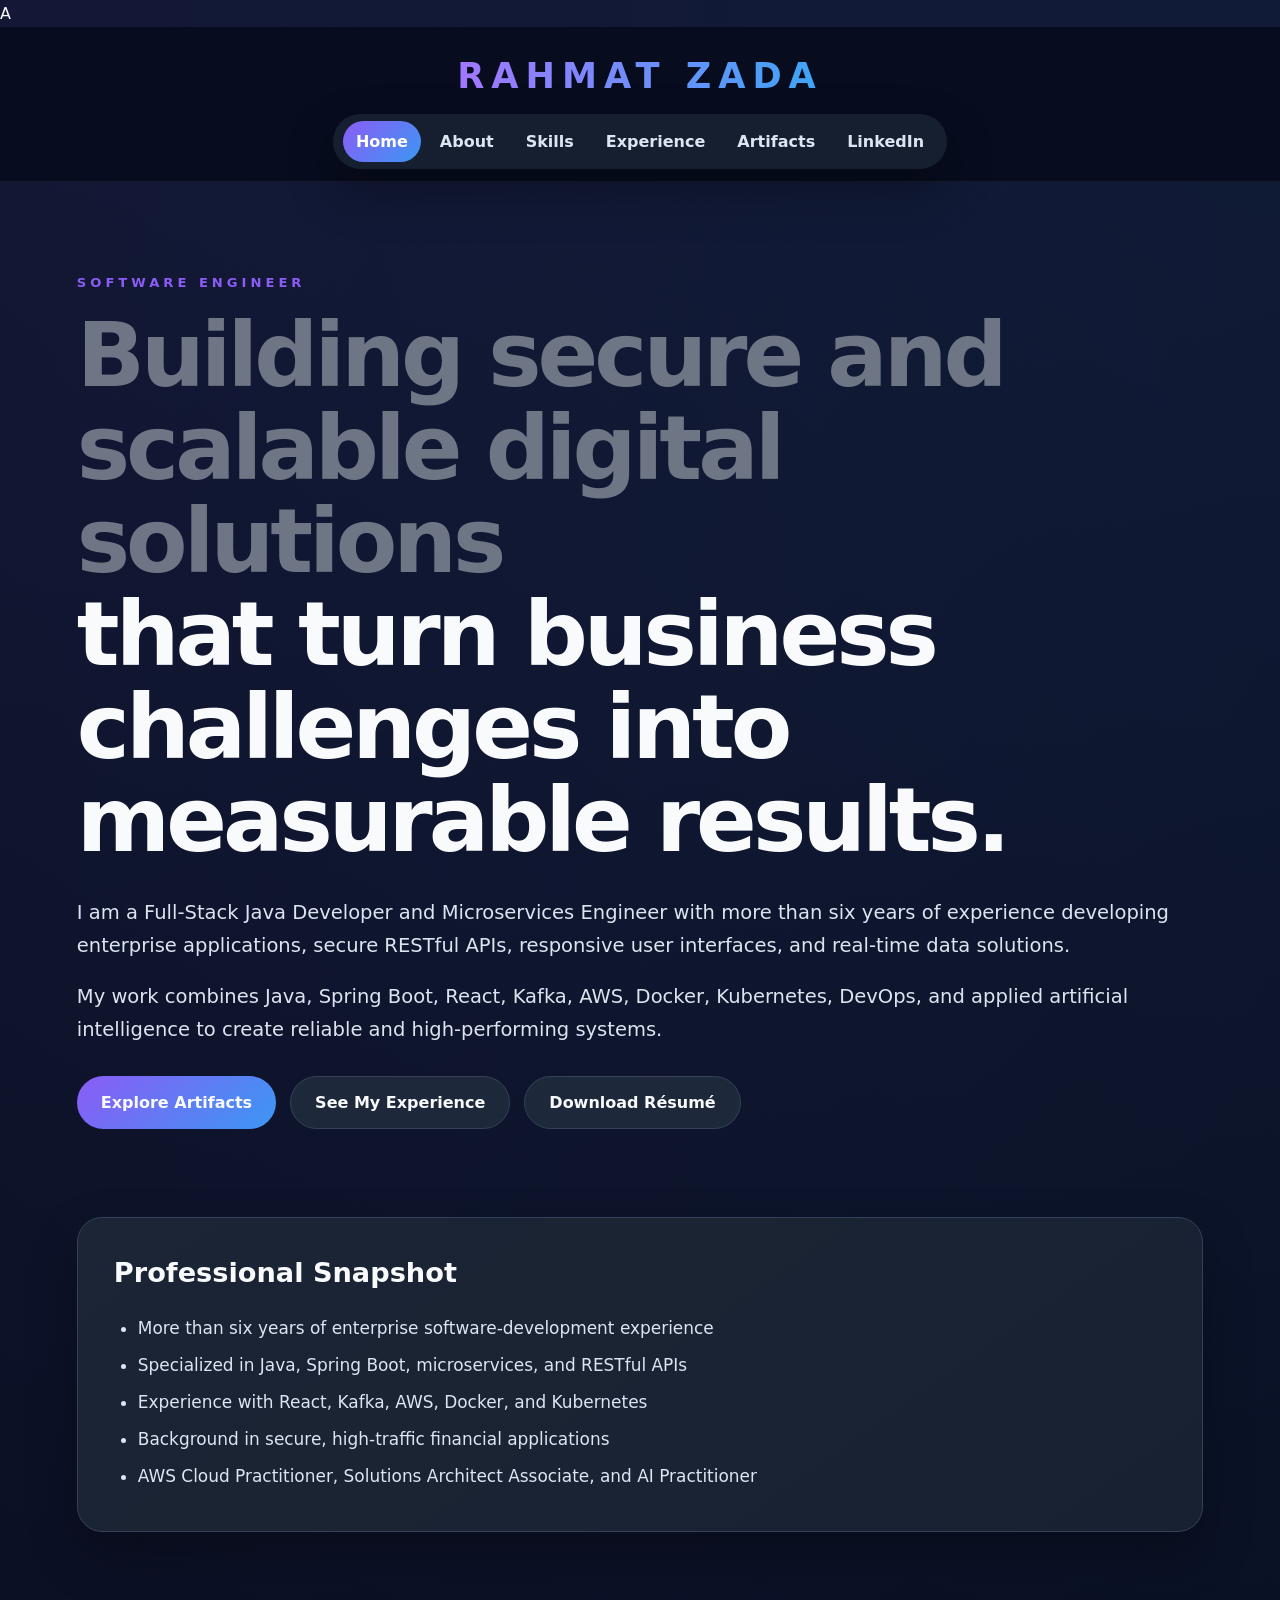
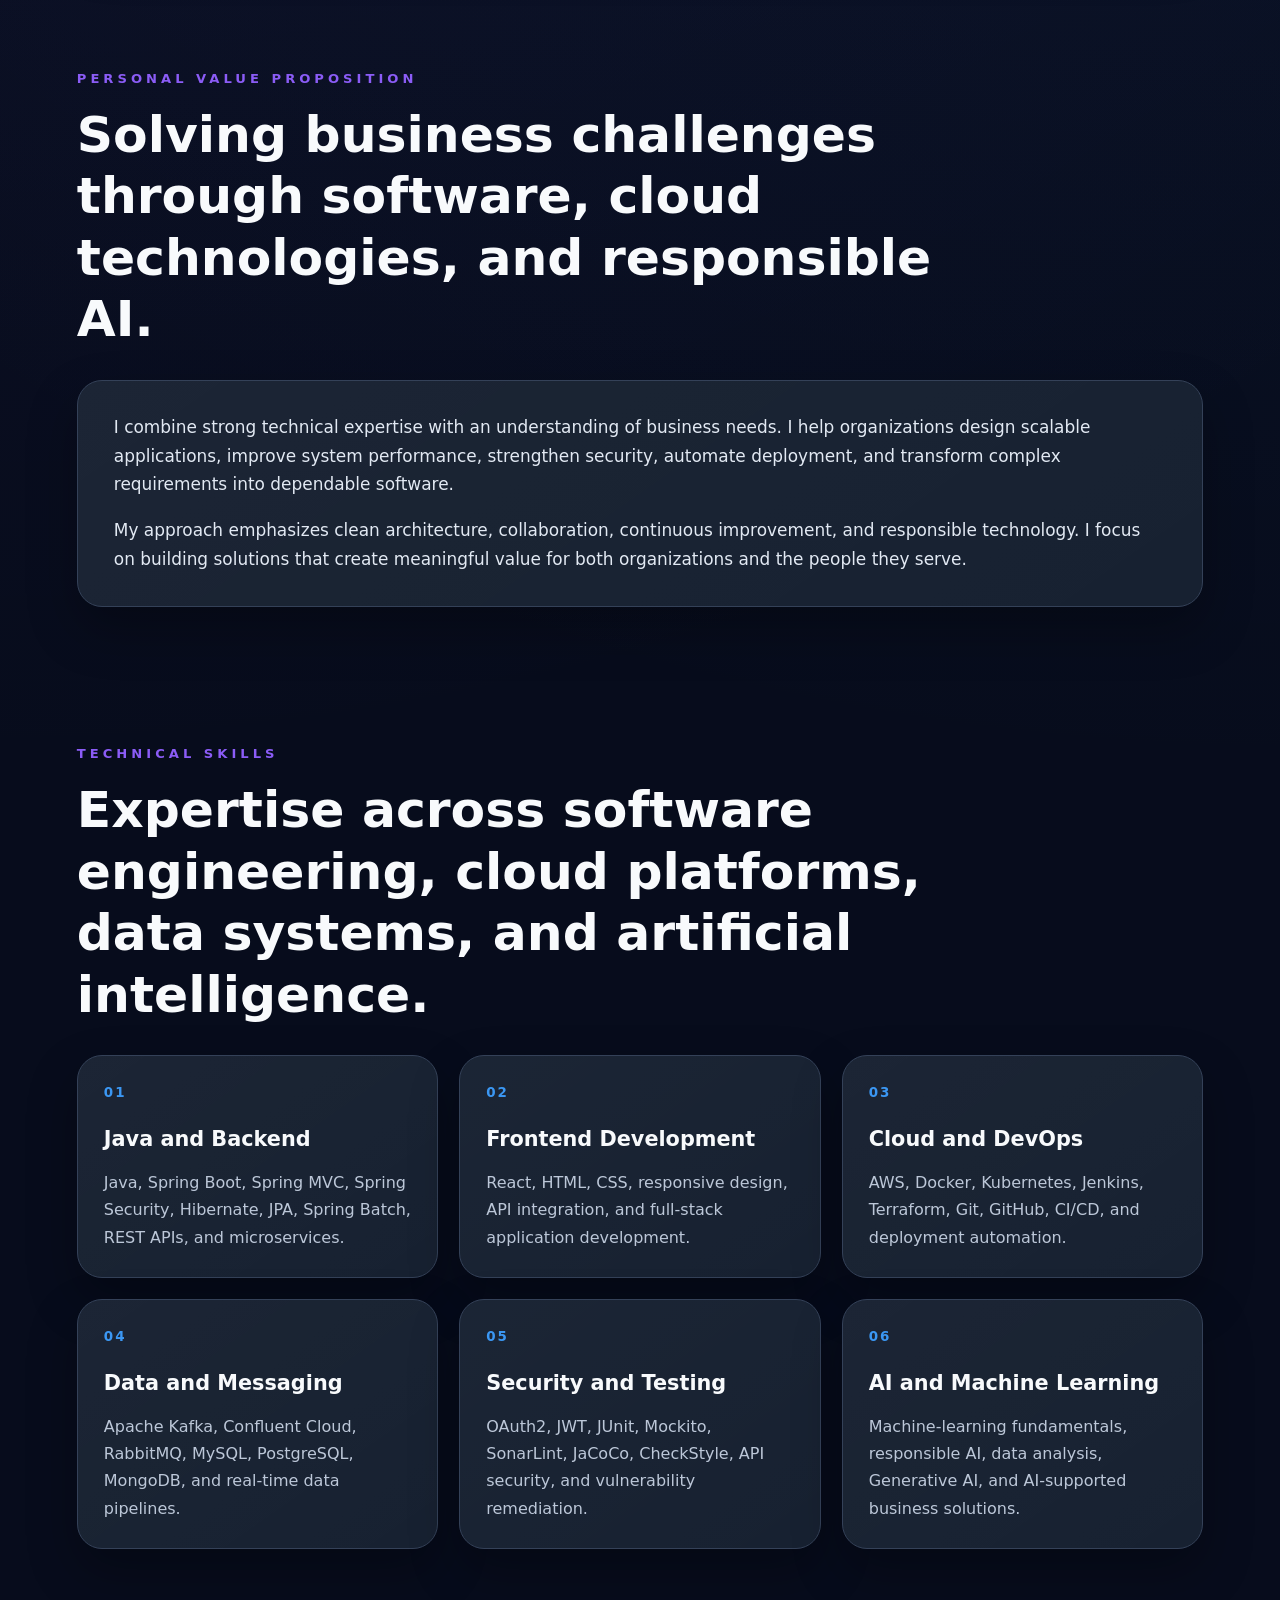
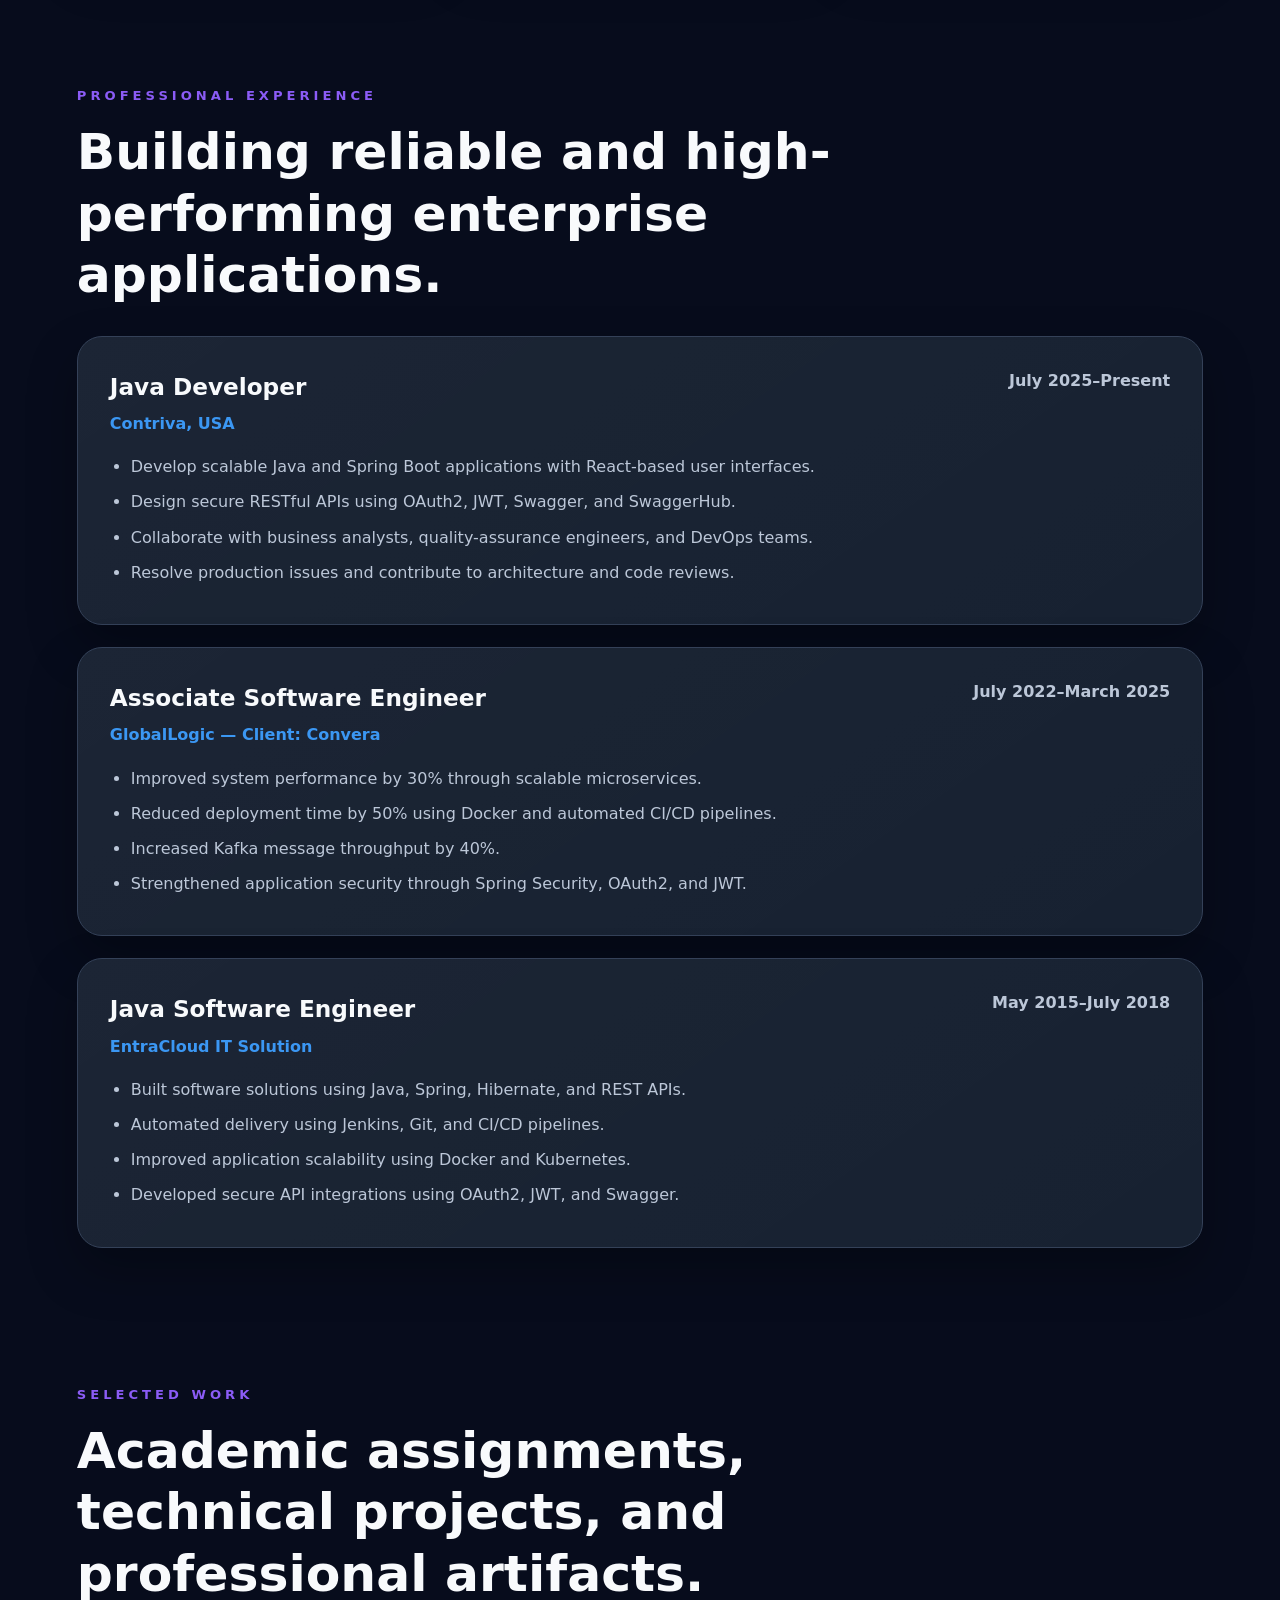
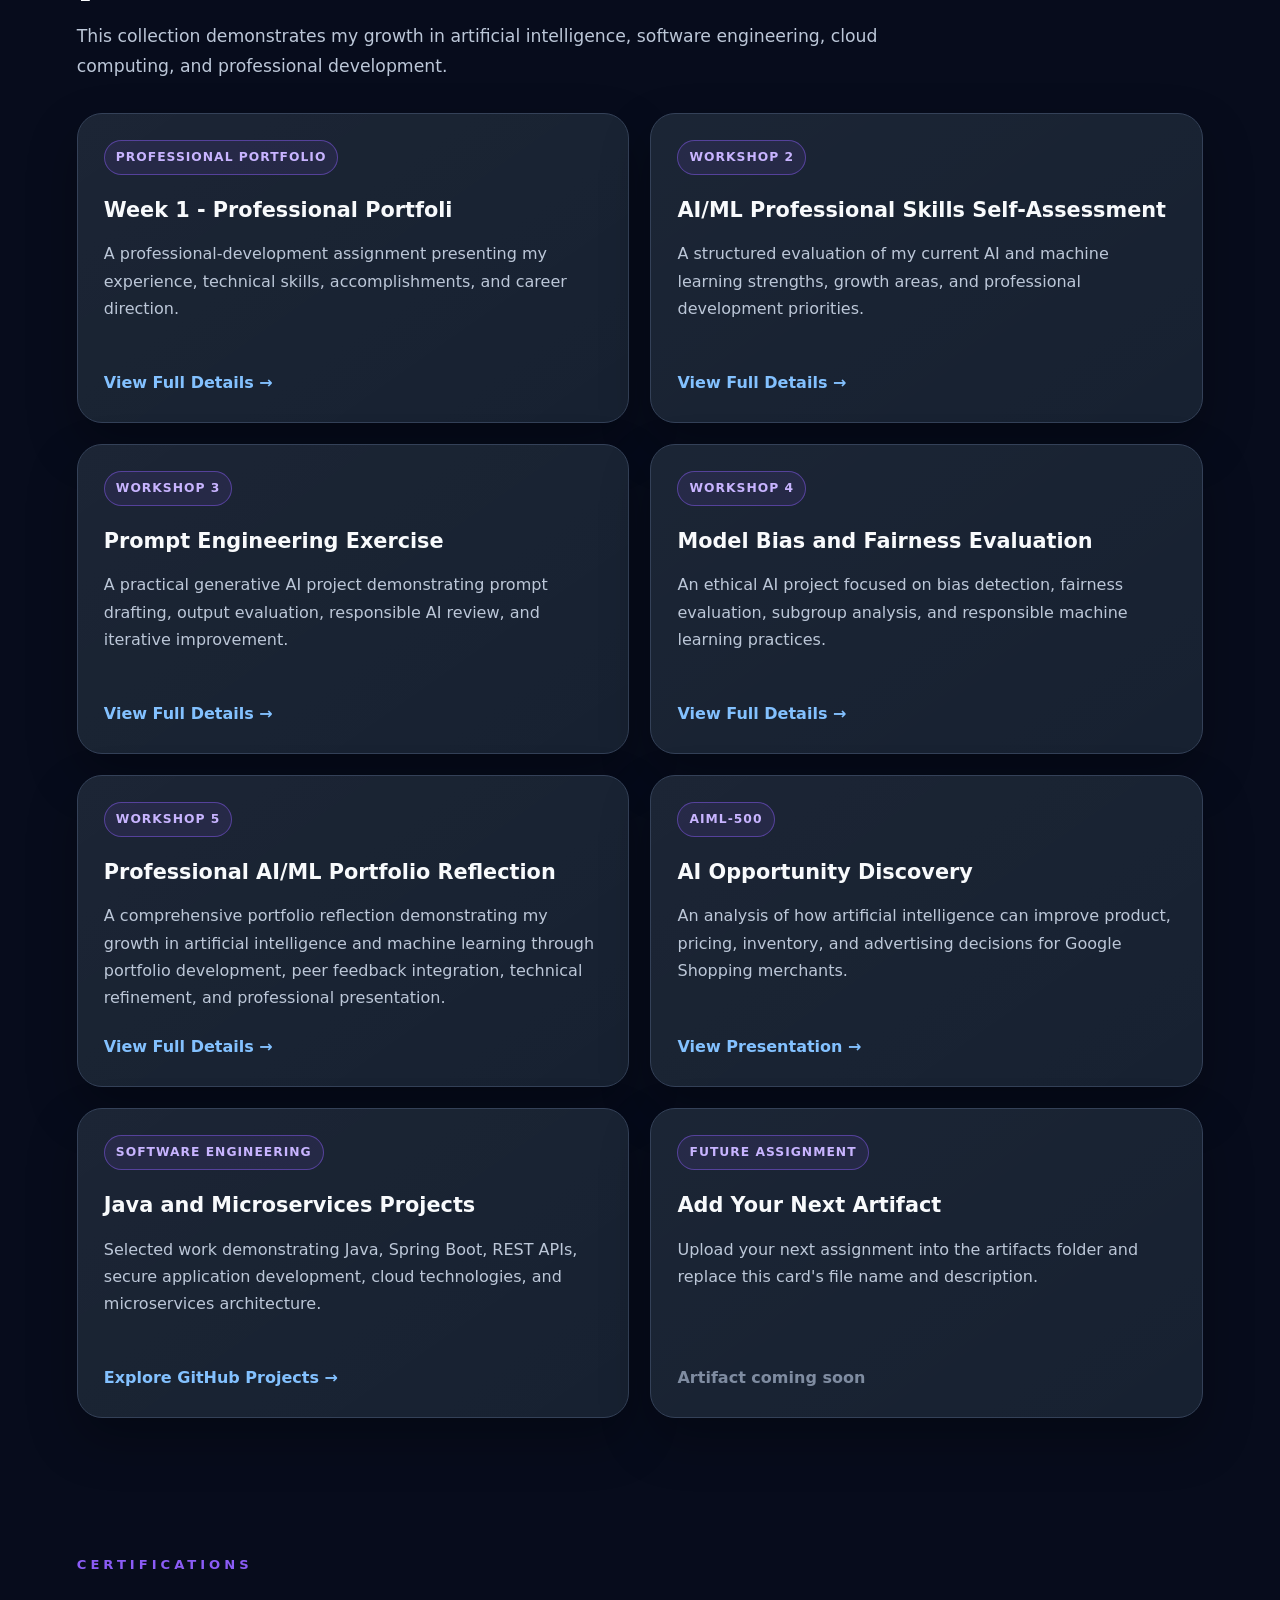
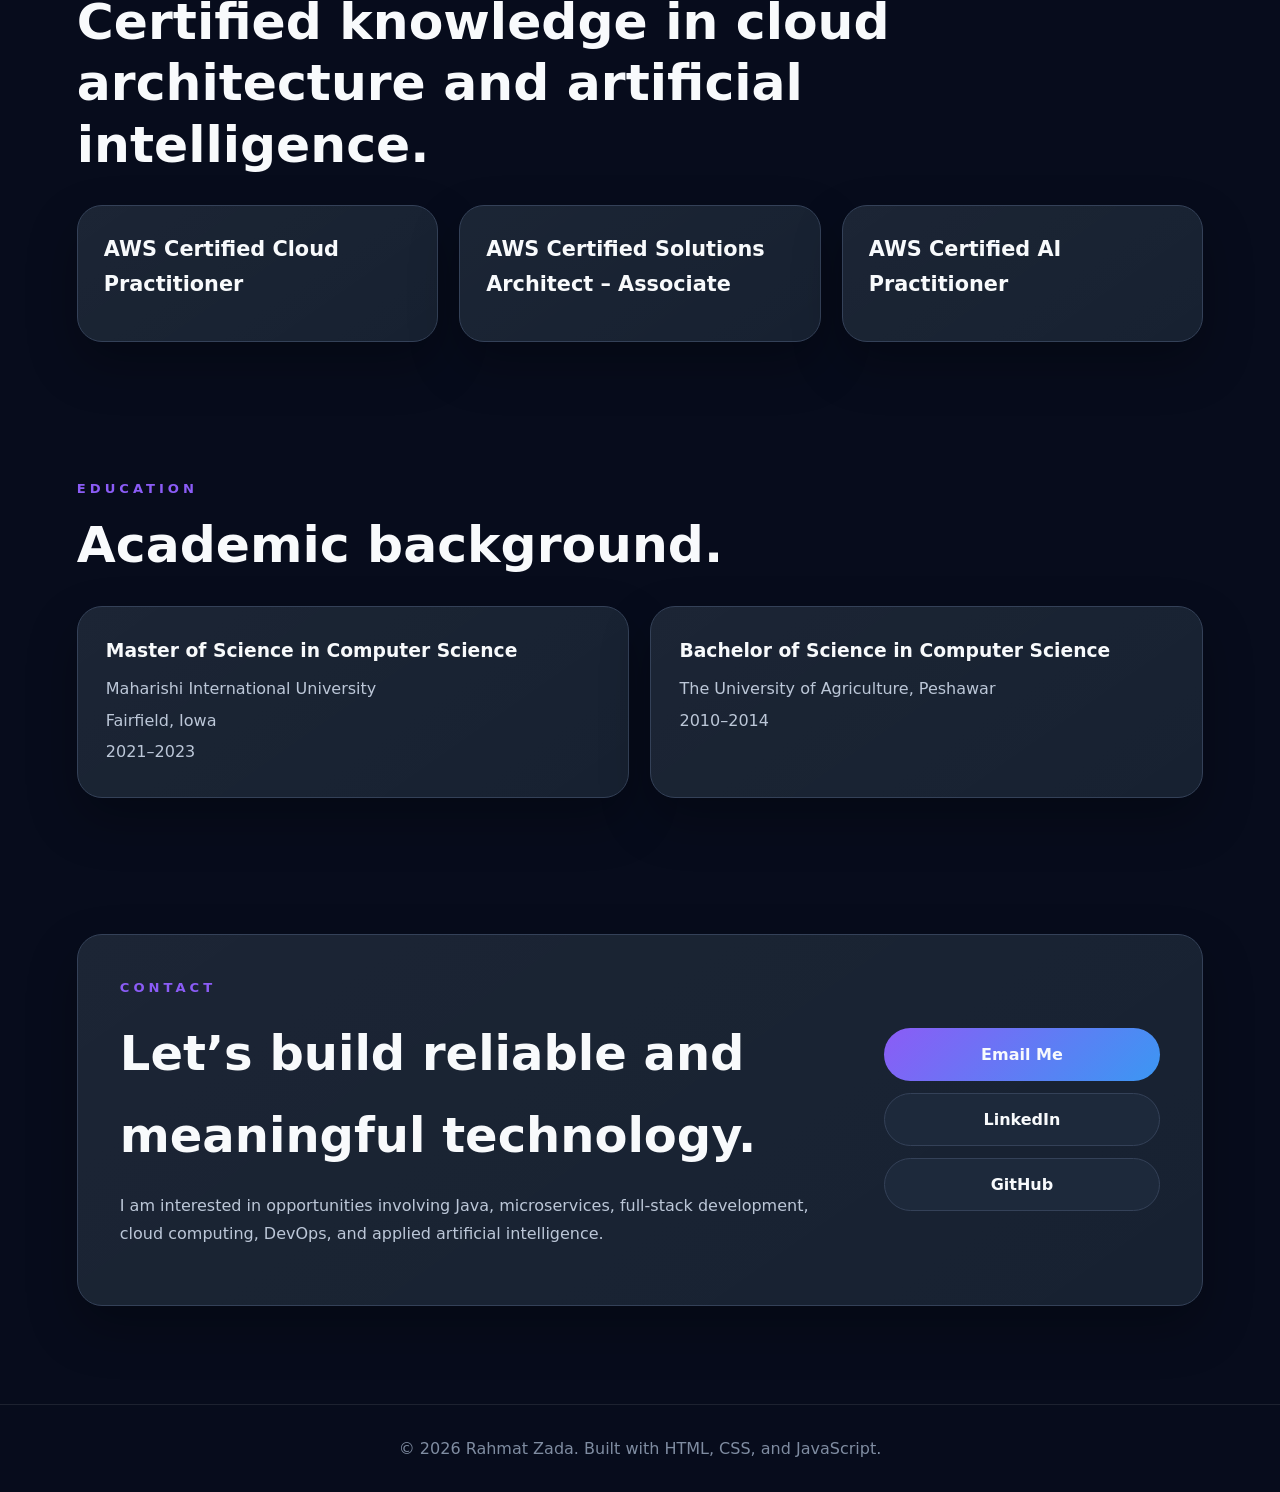
<file: index.html>
<!DOCTYPE html> 

<html lang="en"> 

<head> 

  <meta charset="UTF-8"> 

  

  <meta 

    name="viewport" 

    content="width=device-width, initial-scale=1.0" 

  > 

  

  <meta 

    name="description" 

    content="Professional portfolio of Rahmat Zada, Full-Stack Java Developer and Microservices Engineer." 

  > 

  

  <title>Rahmat Zada | Software Engineer</title> 

  

  <link rel="stylesheet" href="style.css"> 

</head>A 

  

<body> 

  <header class="site-header"> 

    <div class="header-container"> 

      <a class="name-logo" href="#home"> 

        RAHMAT ZADA 

      </a> 

  

      <button 

        class="menu-button" 

        id="menuButton" 

        aria-label="Open navigation menu" 

        aria-expanded="false" 

      > 

        ☰ 

      </button> 

  

      <nav class="navigation" id="navigation"> 

        <a href="#home">Home</a> 

        <a href="#about">About</a> 

        <a href="#skills">Skills</a> 

        <a href="#experience">Experience</a> 

        <a href="#artifacts">Artifacts</a> 

  

        <a 

          href="https://www.linkedin.com/in/rahmat-zada" 

          target="_blank" 

          rel="noopener noreferrer" 

        > 

          LinkedIn 

        </a> 

      </nav> 

    </div> 

  </header> 

  

  <main> 

    <section class="hero section" id="home"> 

      <div class="container"> 

        <p class="section-label">Software Engineer</p> 

  

        <h1> 

          <span class="muted-heading"> 

            Building secure and scalable digital solutions 

          </span> 

  

          <span> 

            that turn business challenges into measurable results. 

          </span> 

        </h1> 

  

        <div class="hero-description"> 

          <p> 

            I am a Full-Stack Java Developer and Microservices Engineer 

            with more than six years of experience developing enterprise 

            applications, secure RESTful APIs, responsive user interfaces, 

            and real-time data solutions. 

          </p> 

  

          <p> 

            My work combines Java, Spring Boot, React, Kafka, AWS, 

            Docker, Kubernetes, DevOps, and applied artificial 

            intelligence to create reliable and high-performing systems. 

          </p> 

        </div> 

  

        <div class="button-group"> 

          <a class="button primary-button" href="#artifacts"> 

            Explore Artifacts 

          </a> 

  

          <a class="button secondary-button" href="#experience"> 

            See My Experience 

          </a> 

  

          <a 

            class="button secondary-button" 

            href="resume/Rahmat-Zada-Resume.docx" 

            download 

          > 

            Download Résumé 

          </a> 

        </div> 

      </div> 

    </section> 

  

    <section class="section snapshot-section"> 

      <div class="container"> 

        <article class="card snapshot-card"> 

          <h2>Professional Snapshot</h2> 

  

          <ul> 

            <li> 

              More than six years of enterprise software-development 

              experience 

            </li> 

  

            <li> 

              Specialized in Java, Spring Boot, microservices, and 

              RESTful APIs 

            </li> 

  

            <li> 

              Experience with React, Kafka, AWS, Docker, and Kubernetes 

            </li> 

  

            <li> 

              Background in secure, high-traffic financial applications 

            </li> 

  

            <li> 

              AWS Cloud Practitioner, Solutions Architect Associate, 

              and AI Practitioner 

            </li> 

          </ul> 

        </article> 

      </div> 

    </section> 

  

    <section class="section" id="about"> 

      <div class="container"> 

        <p class="section-label">Personal Value Proposition</p> 

  

        <h2 class="section-title"> 

          Solving business challenges through software, cloud 

          technologies, and responsible AI. 

        </h2> 

  

        <article class="card content-card"> 

          <p> 

            I combine strong technical expertise with an understanding 

            of business needs. I help organizations design scalable 

            applications, improve system performance, strengthen 

            security, automate deployment, and transform complex 

            requirements into dependable software. 

          </p> 

  

          <p> 

            My approach emphasizes clean architecture, collaboration, 

            continuous improvement, and responsible technology. I focus 

            on building solutions that create meaningful value for both 

            organizations and the people they serve. 

          </p> 

        </article> 

      </div> 

    </section> 

  

    <section class="section" id="skills"> 

      <div class="container"> 

        <p class="section-label">Technical Skills</p> 

  

        <h2 class="section-title"> 

          Expertise across software engineering, cloud platforms, 

          data systems, and artificial intelligence. 

        </h2> 

  

        <div class="card-grid"> 

          <article class="card skill-card"> 

            <span class="card-number">01</span> 

            <h3>Java and Backend</h3> 

  

            <p> 

              Java, Spring Boot, Spring MVC, Spring Security, 

              Hibernate, JPA, Spring Batch, REST APIs, and 

              microservices. 

            </p> 

          </article> 

  

          <article class="card skill-card"> 

            <span class="card-number">02</span> 

            <h3>Frontend Development</h3> 

  

            <p> 

              React, HTML, CSS, responsive design, API integration, 

              and full-stack application development. 

            </p> 

          </article> 

  

          <article class="card skill-card"> 

            <span class="card-number">03</span> 

            <h3>Cloud and DevOps</h3> 

  

            <p> 

              AWS, Docker, Kubernetes, Jenkins, Terraform, Git, 

              GitHub, CI/CD, and deployment automation. 

            </p> 

          </article> 

  

          <article class="card skill-card"> 

            <span class="card-number">04</span> 

            <h3>Data and Messaging</h3> 

  

            <p> 

              Apache Kafka, Confluent Cloud, RabbitMQ, MySQL, 

              PostgreSQL, MongoDB, and real-time data pipelines. 

            </p> 

          </article> 

  

          <article class="card skill-card"> 

            <span class="card-number">05</span> 

            <h3>Security and Testing</h3> 

  

            <p> 

              OAuth2, JWT, JUnit, Mockito, SonarLint, JaCoCo, 

              CheckStyle, API security, and vulnerability remediation. 

            </p> 

          </article> 

  

          <article class="card skill-card"> 

            <span class="card-number">06</span> 

            <h3>AI and Machine Learning</h3> 

  

            <p> 

              Machine-learning fundamentals, responsible AI, 

              data analysis, Generative AI, and AI-supported 

              business solutions. 

            </p> 

          </article> 

        </div> 

      </div> 

    </section> 

  

    <section class="section" id="experience"> 

      <div class="container"> 

        <p class="section-label">Professional Experience</p> 

  

        <h2 class="section-title"> 

          Building reliable and high-performing enterprise applications. 

        </h2> 

  

        <div class="experience-list"> 

          <article class="card experience-card"> 

            <div class="experience-heading"> 

              <div> 

                <h3>Java Developer</h3> 

                <p class="company">Contriva, USA</p> 

              </div> 

  

              <p class="date">July 2025–Present</p> 

            </div> 

  

            <ul> 

              <li> 

                Develop scalable Java and Spring Boot applications 

                with React-based user interfaces. 

              </li> 

  

              <li> 

                Design secure RESTful APIs using OAuth2, JWT, 

                Swagger, and SwaggerHub. 

              </li> 

  

              <li> 

                Collaborate with business analysts, quality-assurance 

                engineers, and DevOps teams. 

              </li> 

  

              <li> 

                Resolve production issues and contribute to 

                architecture and code reviews. 

              </li> 

            </ul> 

          </article> 

  

          <article class="card experience-card"> 

            <div class="experience-heading"> 

              <div> 

                <h3>Associate Software Engineer</h3> 

                <p class="company"> 

                  GlobalLogic — Client: Convera 

                </p> 

              </div> 

  

              <p class="date">July 2022–March 2025</p> 

            </div> 

  

            <ul> 

              <li> 

                Improved system performance by 30% through scalable 

                microservices. 

              </li> 

  

              <li> 

                Reduced deployment time by 50% using Docker and 

                automated CI/CD pipelines. 

              </li> 

  

              <li> 

                Increased Kafka message throughput by 40%. 

              </li> 

  

              <li> 

                Strengthened application security through Spring 

                Security, OAuth2, and JWT. 

              </li> 

            </ul> 

          </article> 

  

          <article class="card experience-card"> 

            <div class="experience-heading"> 

              <div> 

                <h3>Java Software Engineer</h3> 

                <p class="company">EntraCloud IT Solution</p> 

              </div> 

  

              <p class="date">May 2015–July 2018</p> 

            </div> 

  

            <ul> 

              <li> 

                Built software solutions using Java, Spring, 

                Hibernate, and REST APIs. 

              </li> 

  

              <li> 

                Automated delivery using Jenkins, Git, and 

                CI/CD pipelines. 

              </li> 

  

              <li> 

                Improved application scalability using Docker 

                and Kubernetes. 

              </li> 

  

              <li> 

                Developed secure API integrations using OAuth2, 

                JWT, and Swagger. 

              </li> 

            </ul> 

          </article> 

        </div> 

      </div> 

    </section> 

  

    <section class="section" id="artifacts"> 

      <div class="container"> 

        <p class="section-label">Selected Work</p> 

  

        <h2 class="section-title"> 

          Academic assignments, technical projects, and professional 

          artifacts. 

        </h2> 

  

        <p class="section-description"> 

          This collection demonstrates my growth in artificial 

          intelligence, software engineering, cloud computing, 

          and professional development. 

        </p> 

  

        <div class="artifact-grid"> 

          <article class="card artifact-card"> 

            <span class="artifact-category">Professional Portfolio</span> 

  

            <h3>Week 1 - Professional Portfoli</h3> 

  

            <p> 

              A professional-development assignment presenting my 

              experience, technical skills, accomplishments, and 

              career direction. 

            </p> 

  

           <a 

    class="artifact-link" 

    href="artifact-pages/week-1-professional-portfolio.html" 

> 

    View Full Details → 

</a> 

          </article> 

  

          <article class="card artifact-card"> 

  <span class="artifact-category"> 

    WORKSHOP 2 

  </span> 

  

  <h3> 

    AI/ML Professional Skills Self-Assessment 

  </h3> 

  

  <p> 

    A structured evaluation of my current AI and machine learning 

    strengths, growth areas, and professional development priorities. 

  </p> 

  

  <a 

    class="artifact-link" 

    href="artifact-pages/week-2-skills-self-assessment.html" 

  > 

    View Full Details → 

  </a> 

</article> 

          <article class="card artifact-card"> 

  <span class="artifact-category"> 

    WORKSHOP 3 

  </span> 

  

  <h3> 

    Prompt Engineering Exercise 

  </h3> 

  

  <p> 

    A practical generative AI project demonstrating prompt drafting, 

    output evaluation, responsible AI review, and iterative improvement. 

  </p> 

  

  <a 

    class="artifact-link" 

    href="artifact-pages/week-3-prompt-engineering.html" 

  > 

    View Full Details → 

  </a> 

</article> 

          <article class="card artifact-card"> 

  

    <span class="artifact-category"> 

        WORKSHOP 4 

    </span> 

  

    <h3> 

        Model Bias and Fairness Evaluation 

    </h3> 

  

    <p> 

        An ethical AI project focused on bias detection, 

        fairness evaluation, subgroup analysis, and responsible 

        machine learning practices. 

    </p> 

  

    <a 

        class="artifact-link" 

        href="artifact-pages/week-4-model-bias.html" 

    > 

        View Full Details → 

    </a> 

  

</article> 

          <article class="card artifact-card"> 

  

    <span class="artifact-category"> 

        WORKSHOP 5 

    </span> 

  

    <h3> 

        Professional AI/ML Portfolio Reflection 

    </h3> 

  

    <p> 

        A comprehensive portfolio reflection demonstrating my 

        growth in artificial intelligence and machine learning 

        through portfolio development, peer feedback integration, 

        technical refinement, and professional presentation. 

    </p> 

  

    <a 

        class="artifact-link" 

        href="artifact-pages/week-5-portfolio-reflection.html" 

    > 

        View Full Details → 

    </a> 

  

</article> 

          <article class="card artifact-card"> 

            <span class="artifact-category">AIML-500</span> 

  

            <h3>AI Opportunity Discovery</h3> 

  

            <p> 

              An analysis of how artificial intelligence can improve 

              product, pricing, inventory, and advertising decisions 

              for Google Shopping merchants. 

            </p> 

  

            <a 

              class="artifact-link" 

              href="artifacts/AI-Opportunity-Discovery.pptx" 

              target="_blank" 

            > 

              View Presentation → 

            </a> 

          </article> 

  

          <article class="card artifact-card"> 

            <span class="artifact-category">Software Engineering</span> 

  

            <h3>Java and Microservices Projects</h3> 

  

            <p> 

              Selected work demonstrating Java, Spring Boot, REST APIs, 

              secure application development, cloud technologies, 

              and microservices architecture. 

            </p> 

  

            <a 

              class="artifact-link" 

              href="https://github.com/zem5399?tab=repositories" 

              target="_blank" 

              rel="noopener noreferrer" 

            > 

              Explore GitHub Projects → 

            </a> 

          </article> 

  

          <article class="card artifact-card"> 

            <span class="artifact-category">Future Assignment</span> 

  

            <h3>Add Your Next Artifact</h3> 

  

            <p> 

              Upload your next assignment into the artifacts folder 

              and replace this card's file name and description. 

            </p> 

  

            <span class="inactive-link"> 

              Artifact coming soon 

            </span> 

          </article> 

        </div> 

      </div> 

    </section> 

  

    <section class="section" id="certifications"> 

      <div class="container"> 

        <p class="section-label">Certifications</p> 

  

        <h2 class="section-title"> 

          Certified knowledge in cloud architecture and artificial 

          intelligence. 

        </h2> 

  

        <div class="certification-grid"> 

          <article class="card certification-card"> 

            <h3>AWS Certified Cloud Practitioner</h3> 

          </article> 

  

          <article class="card certification-card"> 

            <h3>AWS Certified Solutions Architect – Associate</h3> 

          </article> 

  

          <article class="card certification-card"> 

            <h3>AWS Certified AI Practitioner</h3> 

          </article> 

        </div> 

      </div> 

    </section> 

  

    <section class="section" id="education"> 

      <div class="container"> 

        <p class="section-label">Education</p> 

  

        <h2 class="section-title">Academic background.</h2> 

  

        <div class="education-grid"> 

          <article class="card education-card"> 

            <h3>Master of Science in Computer Science</h3> 

            <p>Maharishi International University</p> 

            <p>Fairfield, Iowa</p> 

            <p>2021–2023</p> 

          </article> 

  

          <article class="card education-card"> 

            <h3>Bachelor of Science in Computer Science</h3> 

            <p>The University of Agriculture, Peshawar</p> 

            <p>2010–2014</p> 

          </article> 

        </div> 

      </div> 

    </section> 

  

    <section class="section" id="contact"> 

      <div class="container"> 

        <article class="card contact-card"> 

          <div> 

            <p class="section-label">Contact</p> 

  

            <h2> 

              Let’s build reliable and meaningful technology. 

            </h2> 

  

            <p> 

              I am interested in opportunities involving Java, 

              microservices, full-stack development, cloud computing, 

              DevOps, and applied artificial intelligence. 

            </p> 

          </div> 

  

          <div class="contact-buttons"> 

            <a 

              class="button primary-button" 

              href="mailto:rahmat.zada5399@gmail.com" 

            > 

              Email Me 

            </a> 

  

            <a 

              class="button secondary-button" 

              href="https://www.linkedin.com/in/rahmat-zada" 

              target="_blank" 

              rel="noopener noreferrer" 

            > 

              LinkedIn 

            </a> 

  

            <a 

              class="button secondary-button" 

              href="https://github.com/zem5399" 

              target="_blank" 

              rel="noopener noreferrer" 

            > 

              GitHub 

            </a> 

          </div> 

        </article> 

      </div> 

    </section> 

  </main> 

  

  <footer> 

    <div class="container"> 

      © <span id="currentYear"></span> Rahmat Zada. 

      Built with HTML, CSS, and JavaScript. 

    </div> 

  </footer> 

  

  <script src="script.js"></script> 

</body> 

</html>
</file>
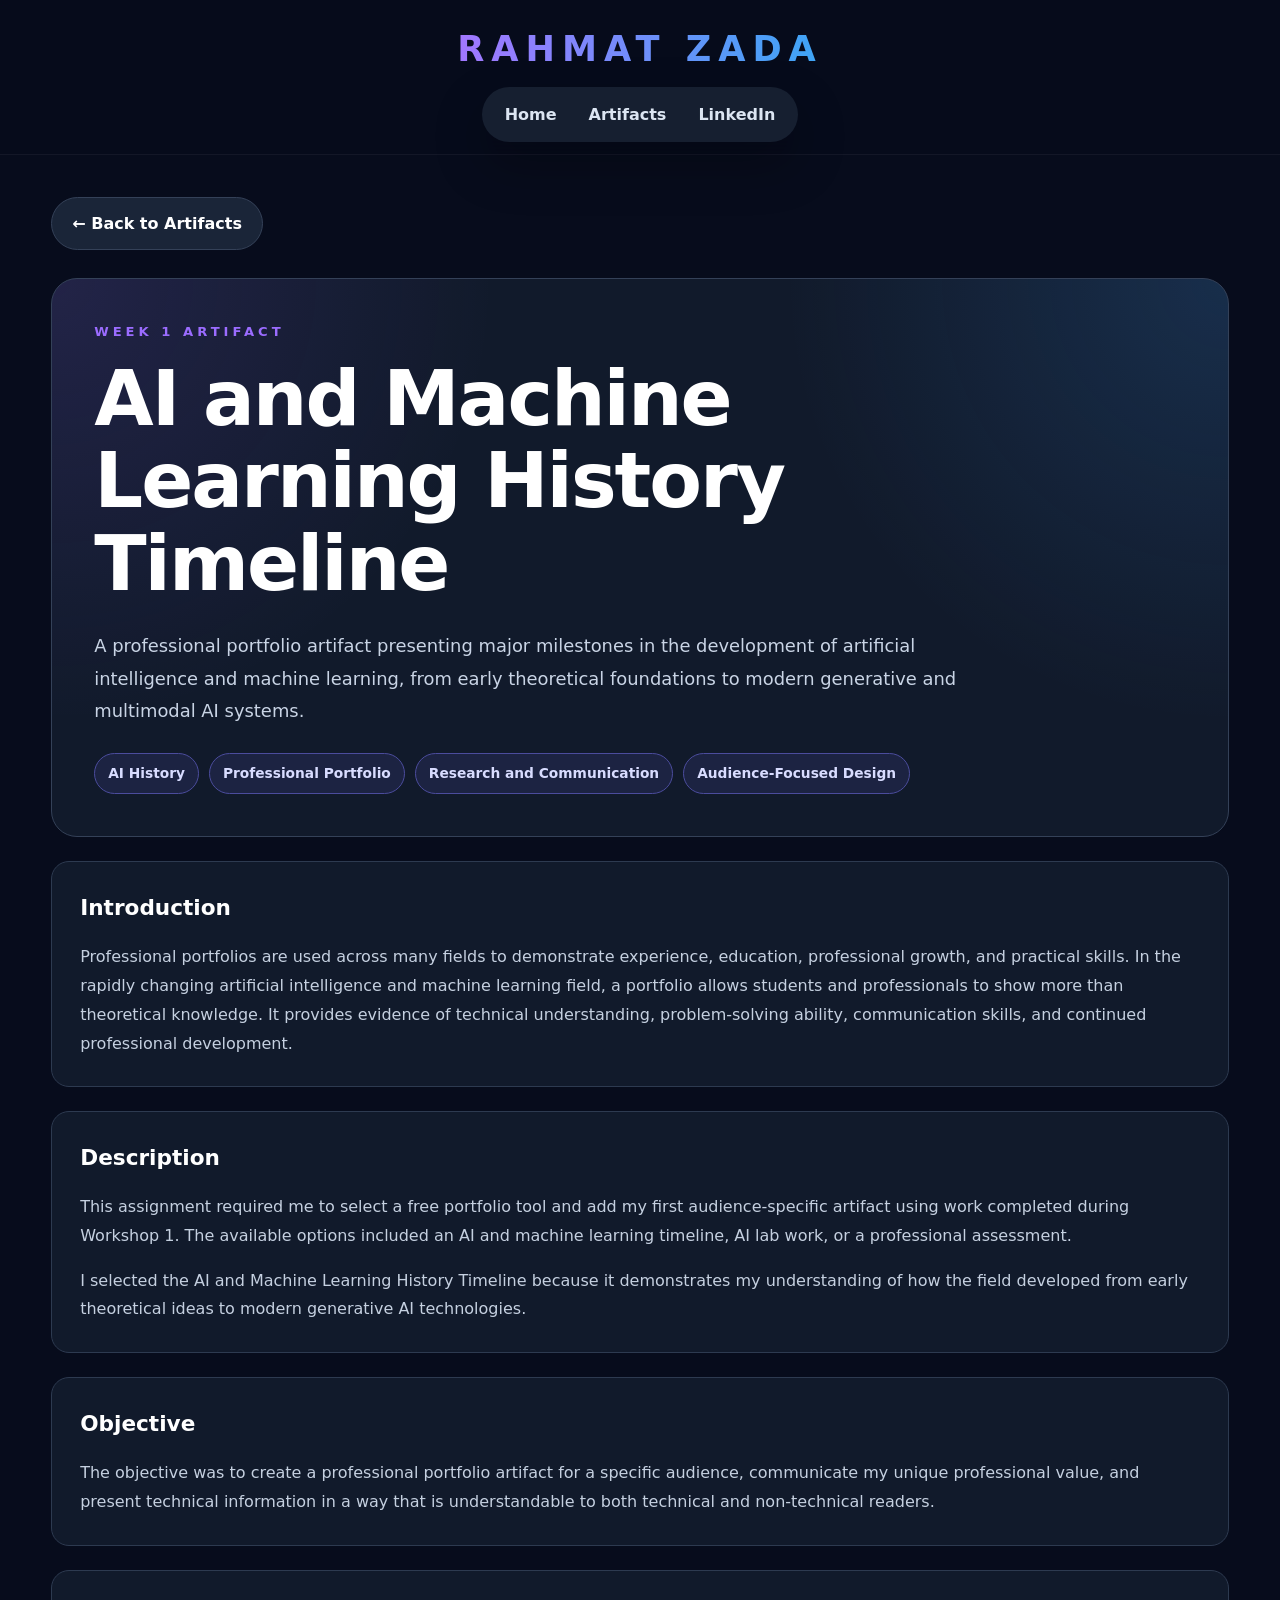
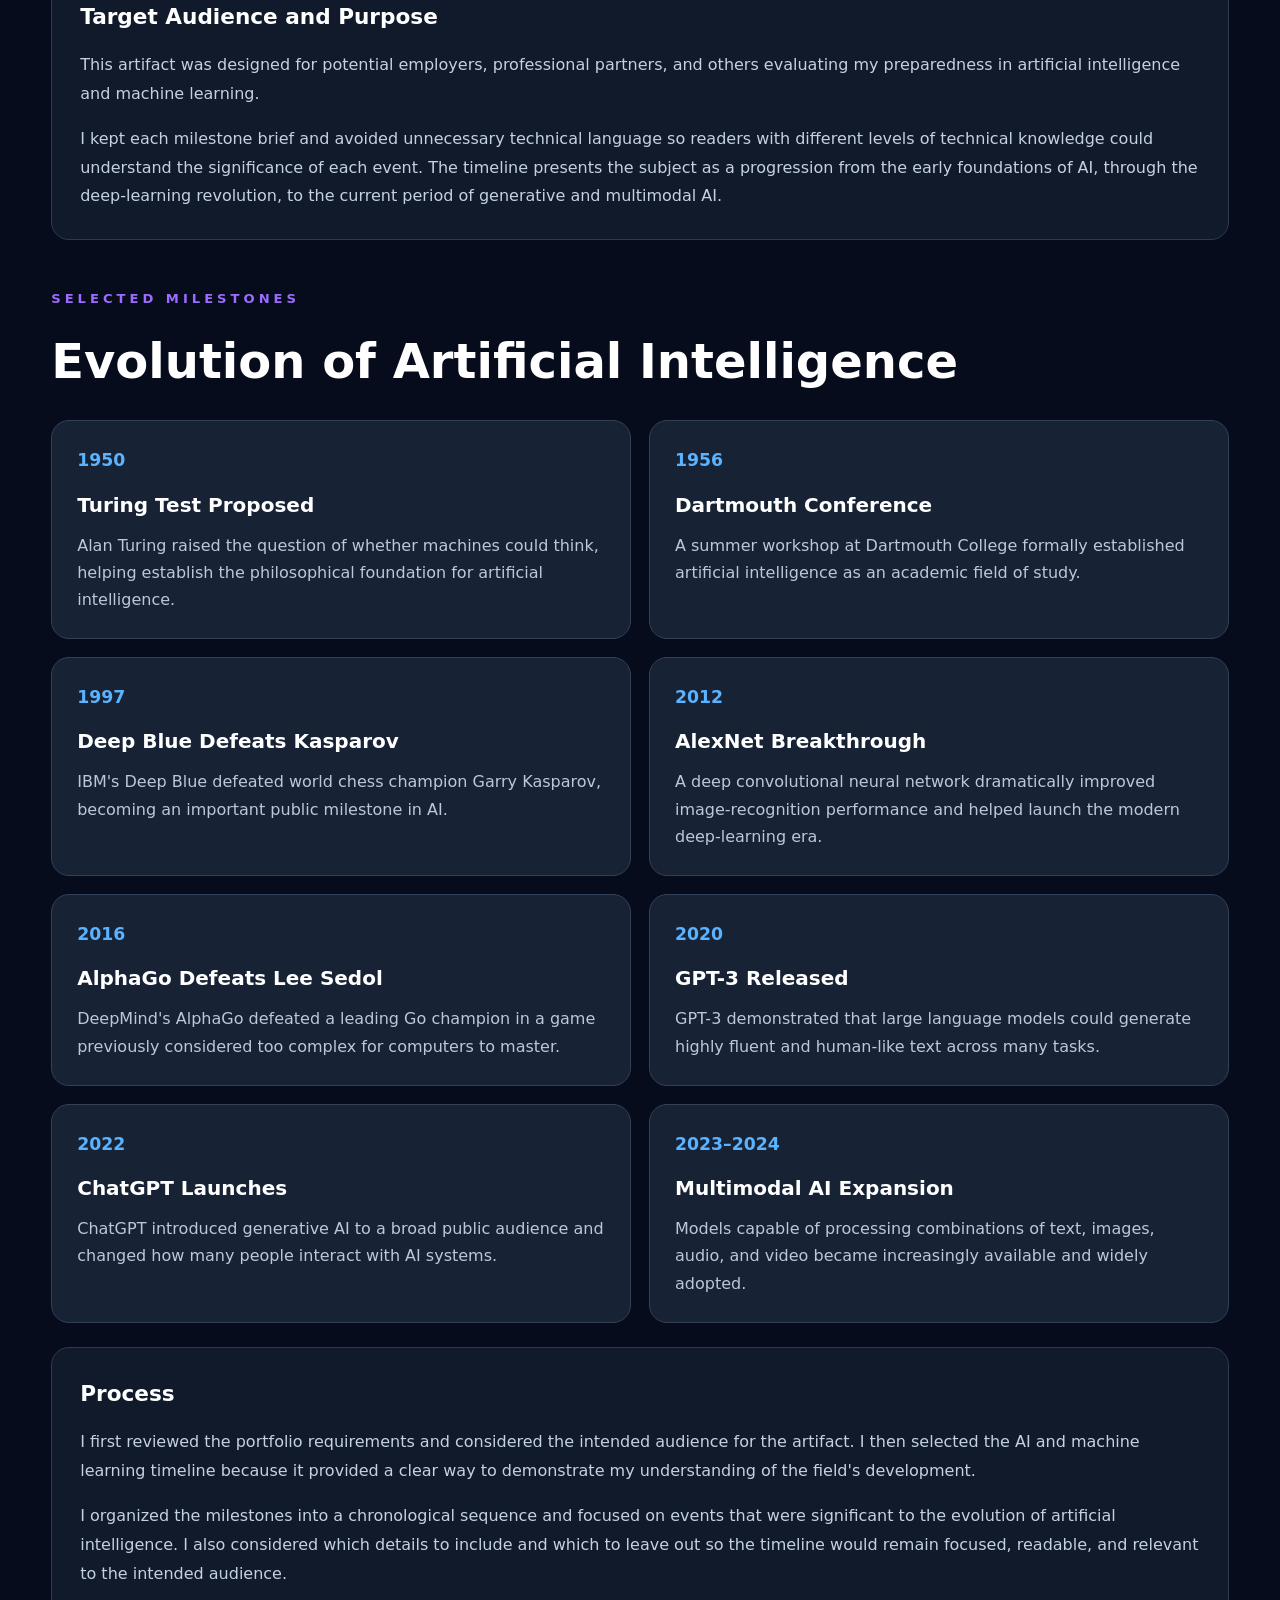
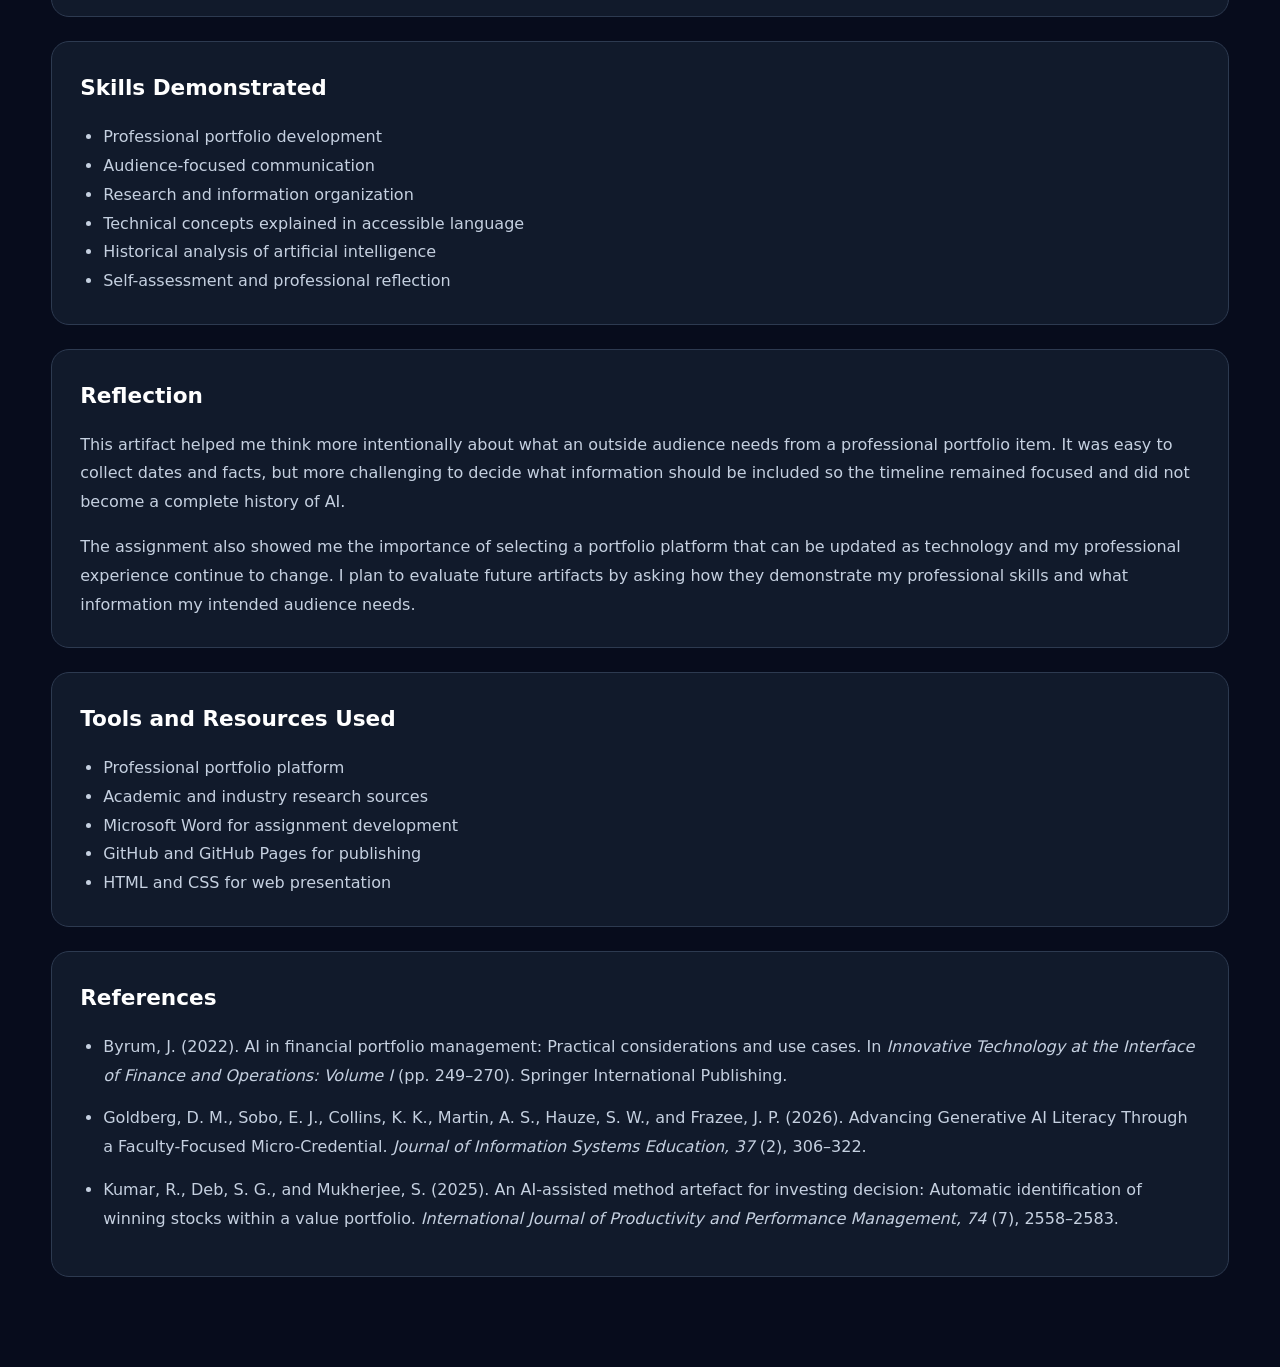
<file: artifact-pages/week-1-professional-portfolio.html>
<!DOCTYPE html>
<html lang="en">
<head>
  <meta charset="UTF-8">

  <meta
    name="viewport"
    content="width=device-width, initial-scale=1.0"
  >

  <title>
    AI and Machine Learning History Timeline | Rahmat Zada
  </title>

  <link rel="stylesheet" href="../style.css">

  <style>
    body {
      background: #070c1c;
    }

    .artifact-page {
      padding: 42px 0 90px;
    }

    .artifact-container {
      width: min(1180px, 92%);
      margin: auto;
    }

    .back-button {
      display: inline-flex;
      align-items: center;
      margin-bottom: 28px;
      padding: 12px 20px;
      border: 1px solid #344158;
      border-radius: 999px;
      color: #ffffff;
      background: #1a2538;
      font-weight: 800;
      transition: 0.25s ease;
    }

    .back-button:hover {
      transform: translateY(-2px);
      border-color: #5b9df9;
    }

    .artifact-hero {
      padding: 42px;
      border: 1px solid #344158;
      border-radius: 26px;
      background:
        radial-gradient(
          circle at top right,
          rgba(59, 151, 243, 0.16),
          transparent 34%
        ),
        radial-gradient(
          circle at top left,
          rgba(139, 92, 246, 0.14),
          transparent 34%
        ),
        #111a2b;
    }

    .artifact-label {
      margin: 0 0 14px;
      color: #9b6cff;
      font-size: 0.82rem;
      font-weight: 900;
      letter-spacing: 4px;
      text-transform: uppercase;
    }

    .artifact-hero h1 {
      max-width: 950px;
      margin: 0;
      color: #ffffff;
      font-size: clamp(2.4rem, 6vw, 4.8rem);
      line-height: 1.08;
      letter-spacing: -2px;
    }

    .artifact-summary {
      max-width: 900px;
      margin: 24px 0 0;
      color: #c9d4e5;
      font-size: 1.12rem;
      line-height: 1.8;
    }

    .artifact-tags {
      display: flex;
      flex-wrap: wrap;
      gap: 10px;
      margin-top: 26px;
    }

    .artifact-tag {
      padding: 8px 13px;
      border: 1px solid #4b4c9d;
      border-radius: 999px;
      color: #d8dcff;
      background: rgba(80, 80, 170, 0.18);
      font-size: 0.86rem;
      font-weight: 750;
    }

    .artifact-section {
      margin-top: 24px;
      padding: 28px;
      border: 1px solid #2d3a50;
      border-radius: 18px;
      background: #111a2b;
    }

    .artifact-section h2 {
      margin: 0 0 14px;
      color: #ffffff;
      font-size: 1.35rem;
    }

    .artifact-section p,
    .artifact-section li {
      color: #c5d0e0;
      font-size: 1rem;
      line-height: 1.8;
    }

    .artifact-section p:last-child {
      margin-bottom: 0;
    }

    .artifact-section ul {
      margin-bottom: 0;
      padding-left: 23px;
    }

    .timeline-heading {
      margin: 48px 0 18px;
    }

    .timeline-heading p {
      margin: 0 0 10px;
      color: #9b6cff;
      font-size: 0.82rem;
      font-weight: 900;
      letter-spacing: 4px;
      text-transform: uppercase;
    }

    .timeline-heading h2 {
      margin: 0;
      color: white;
      font-size: clamp(2rem, 4vw, 3rem);
    }

    .timeline-grid {
      display: grid;
      grid-template-columns: repeat(2, 1fr);
      gap: 18px;
    }

    .timeline-card {
      position: relative;
      padding: 25px;
      border: 1px solid #334158;
      border-radius: 18px;
      background: #172235;
    }

    .timeline-year {
      display: inline-block;
      margin-bottom: 12px;
      color: #5bb3ff;
      font-size: 1.08rem;
      font-weight: 900;
    }

    .timeline-card h3 {
      margin: 0 0 10px;
      color: #ffffff;
      font-size: 1.25rem;
    }

    .timeline-card p {
      margin: 0;
      color: #bcc8da;
      line-height: 1.7;
    }

    .reference-list {
      padding-left: 22px;
    }

    .reference-list li {
      margin-bottom: 14px;
      overflow-wrap: anywhere;
    }

    @media (max-width: 760px) {
      .artifact-hero {
        padding: 28px;
      }

      .artifact-section {
        padding: 22px;
      }

      .timeline-grid {
        grid-template-columns: 1fr;
      }

      .artifact-hero h1 {
        letter-spacing: -1px;
      }
    }
  </style>
</head>

<body>
  <header class="site-header">
    <div class="header-container">
      <a class="name-logo" href="../index.html">
        RAHMAT ZADA
      </a>

      <nav class="navigation">
        <a href="../index.html">Home</a>

        <a href="../index.html#artifacts">
          Artifacts
        </a>

        <a
          href="https://www.linkedin.com/in/rahmat-zada"
          target="_blank"
          rel="noopener noreferrer"
        >
          LinkedIn
        </a>
      </nav>
    </div>
  </header>

  <main class="artifact-page">
    <div class="artifact-container">
      <a
        class="back-button"
        href="../index.html#artifacts"
      >
        ← Back to Artifacts
      </a>

      <section class="artifact-hero">
        <p class="artifact-label">
          Week 1 Artifact
        </p>

        <h1>
          AI and Machine Learning History Timeline
        </h1>

        <p class="artifact-summary">
          A professional portfolio artifact presenting major milestones
          in the development of artificial intelligence and machine
          learning, from early theoretical foundations to modern
          generative and multimodal AI systems.
        </p>

        <div class="artifact-tags">
          <span class="artifact-tag">
            AI History
          </span>

          <span class="artifact-tag">
            Professional Portfolio
          </span>

          <span class="artifact-tag">
            Research and Communication
          </span>

          <span class="artifact-tag">
            Audience-Focused Design
          </span>
        </div>
      </section>

      <section class="artifact-section">
        <h2>Introduction</h2>

        <p>
          Professional portfolios are used across many fields to
          demonstrate experience, education, professional growth, and
          practical skills. In the rapidly changing artificial
          intelligence and machine learning field, a portfolio allows
          students and professionals to show more than theoretical
          knowledge. It provides evidence of technical understanding,
          problem-solving ability, communication skills, and continued
          professional development.
        </p>
      </section>

      <section class="artifact-section">
        <h2>Description</h2>

        <p>
          This assignment required me to select a free portfolio tool
          and add my first audience-specific artifact using work
          completed during Workshop 1. The available options included
          an AI and machine learning timeline, AI lab work, or a
          professional assessment.
        </p>

        <p>
          I selected the AI and Machine Learning History Timeline
          because it demonstrates my understanding of how the field
          developed from early theoretical ideas to modern generative
          AI technologies.
        </p>
      </section>

      <section class="artifact-section">
        <h2>Objective</h2>

        <p>
          The objective was to create a professional portfolio artifact
          for a specific audience, communicate my unique professional
          value, and present technical information in a way that is
          understandable to both technical and non-technical readers.
        </p>
      </section>

      <section class="artifact-section">
        <h2>Target Audience and Purpose</h2>

        <p>
          This artifact was designed for potential employers,
          professional partners, and others evaluating my preparedness
          in artificial intelligence and machine learning.
        </p>

        <p>
          I kept each milestone brief and avoided unnecessary technical
          language so readers with different levels of technical
          knowledge could understand the significance of each event.
          The timeline presents the subject as a progression from the
          early foundations of AI, through the deep-learning revolution,
          to the current period of generative and multimodal AI.
        </p>
      </section>

      <div class="timeline-heading">
        <p>Selected Milestones</p>

        <h2>
          Evolution of Artificial Intelligence
        </h2>
      </div>

      <section class="timeline-grid">
        <article class="timeline-card">
          <span class="timeline-year">1950</span>

          <h3>Turing Test Proposed</h3>

          <p>
            Alan Turing raised the question of whether machines could
            think, helping establish the philosophical foundation for
            artificial intelligence.
          </p>
        </article>

        <article class="timeline-card">
          <span class="timeline-year">1956</span>

          <h3>Dartmouth Conference</h3>

          <p>
            A summer workshop at Dartmouth College formally established
            artificial intelligence as an academic field of study.
          </p>
        </article>

        <article class="timeline-card">
          <span class="timeline-year">1997</span>

          <h3>Deep Blue Defeats Kasparov</h3>

          <p>
            IBM's Deep Blue defeated world chess champion Garry
            Kasparov, becoming an important public milestone in AI.
          </p>
        </article>

        <article class="timeline-card">
          <span class="timeline-year">2012</span>

          <h3>AlexNet Breakthrough</h3>

          <p>
            A deep convolutional neural network dramatically improved
            image-recognition performance and helped launch the modern
            deep-learning era.
          </p>
        </article>

        <article class="timeline-card">
          <span class="timeline-year">2016</span>

          <h3>AlphaGo Defeats Lee Sedol</h3>

          <p>
            DeepMind's AlphaGo defeated a leading Go champion in a game
            previously considered too complex for computers to master.
          </p>
        </article>

        <article class="timeline-card">
          <span class="timeline-year">2020</span>

          <h3>GPT-3 Released</h3>

          <p>
            GPT-3 demonstrated that large language models could generate
            highly fluent and human-like text across many tasks.
          </p>
        </article>

        <article class="timeline-card">
          <span class="timeline-year">2022</span>

          <h3>ChatGPT Launches</h3>

          <p>
            ChatGPT introduced generative AI to a broad public audience
            and changed how many people interact with AI systems.
          </p>
        </article>

        <article class="timeline-card">
          <span class="timeline-year">2023–2024</span>

          <h3>Multimodal AI Expansion</h3>

          <p>
            Models capable of processing combinations of text, images,
            audio, and video became increasingly available and widely
            adopted.
          </p>
        </article>
      </section>

      <section class="artifact-section">
        <h2>Process</h2>

        <p>
          I first reviewed the portfolio requirements and considered the
          intended audience for the artifact. I then selected the AI and
          machine learning timeline because it provided a clear way to
          demonstrate my understanding of the field's development.
        </p>

        <p>
          I organized the milestones into a chronological sequence and
          focused on events that were significant to the evolution of
          artificial intelligence. I also considered which details to
          include and which to leave out so the timeline would remain
          focused, readable, and relevant to the intended audience.
        </p>
      </section>

      <section class="artifact-section">
        <h2>Skills Demonstrated</h2>

        <ul>
          <li>Professional portfolio development</li>
          <li>Audience-focused communication</li>
          <li>Research and information organization</li>
          <li>Technical concepts explained in accessible language</li>
          <li>Historical analysis of artificial intelligence</li>
          <li>Self-assessment and professional reflection</li>
        </ul>
      </section>

      <section class="artifact-section">
        <h2>Reflection</h2>

        <p>
          This artifact helped me think more intentionally about what an
          outside audience needs from a professional portfolio item. It
          was easy to collect dates and facts, but more challenging to
          decide what information should be included so the timeline
          remained focused and did not become a complete history of AI.
        </p>

        <p>
          The assignment also showed me the importance of selecting a
          portfolio platform that can be updated as technology and my
          professional experience continue to change. I plan to evaluate
          future artifacts by asking how they demonstrate my professional
          skills and what information my intended audience needs.
        </p>
      </section>

      <section class="artifact-section">
        <h2>Tools and Resources Used</h2>

        <ul>
          <li>Professional portfolio platform</li>
          <li>Academic and industry research sources</li>
          <li>Microsoft Word for assignment development</li>
          <li>GitHub and GitHub Pages for publishing</li>
          <li>HTML and CSS for web presentation</li>
        </ul>
      </section>

      <section class="artifact-section">
        <h2>References</h2>

        <ul class="reference-list">
          <li>
            Byrum, J. (2022). AI in financial portfolio management:
            Practical considerations and use cases. In
            <em>
              Innovative Technology at the Interface of Finance and
              Operations: Volume I
            </em>
            (pp. 249–270). Springer International Publishing.
          </li>

          <li>
            Goldberg, D. M., Sobo, E. J., Collins, K. K., Martin,
            A. S., Hauze, S. W., and Frazee, J. P. (2026).
            Advancing Generative AI Literacy Through a Faculty-Focused
            Micro-Credential.
            <em>
              Journal of Information Systems Education, 37
            </em>
            (2), 306–322.
          </li>

          <li>
            Kumar, R., Deb, S. G., and Mukherjee, S. (2025).
            An AI-assisted method artefact for investing decision:
            Automatic identification of winning stocks within a value
            portfolio.
            <em>
              International Journal of Productivity and Performance
              Management, 74
            </em>
            (7), 2558–2583.
          </li>
        </ul>
      </section>
    </div>
  </main>
</body>
</html>
</file>
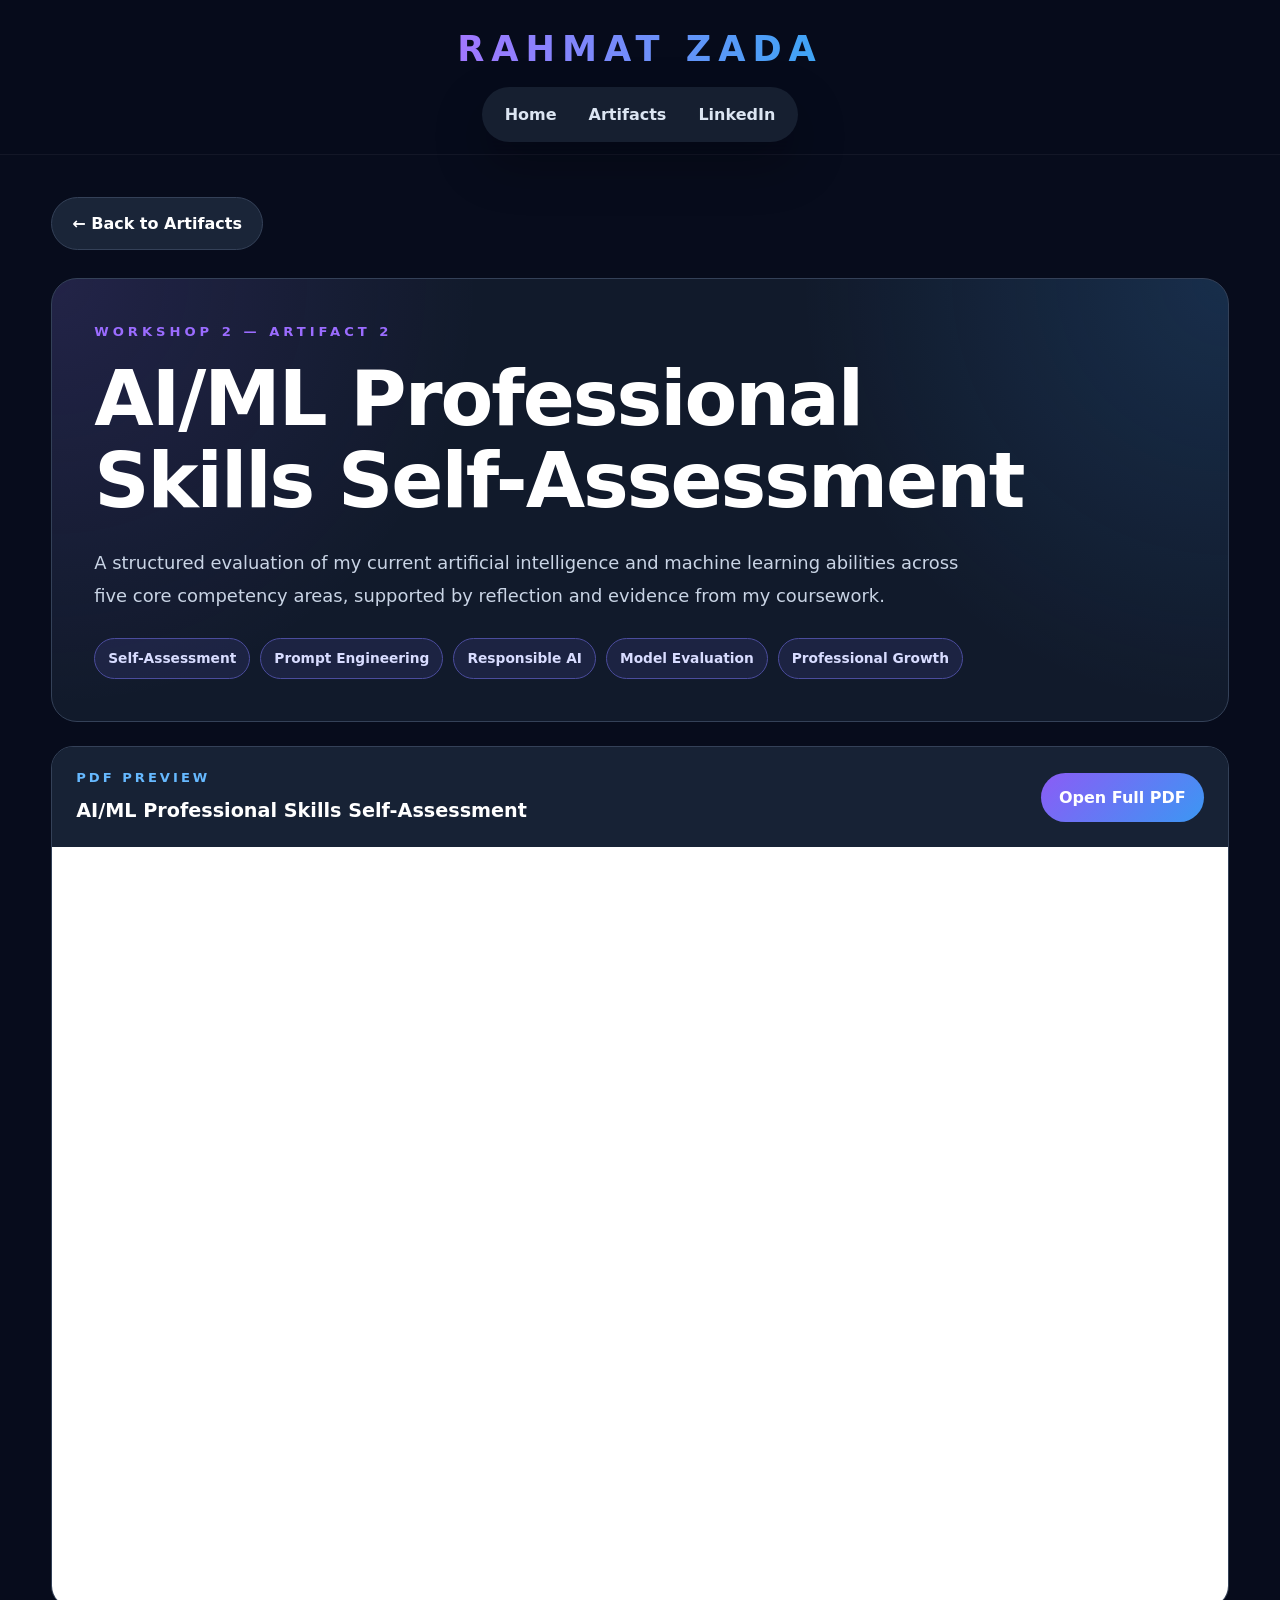
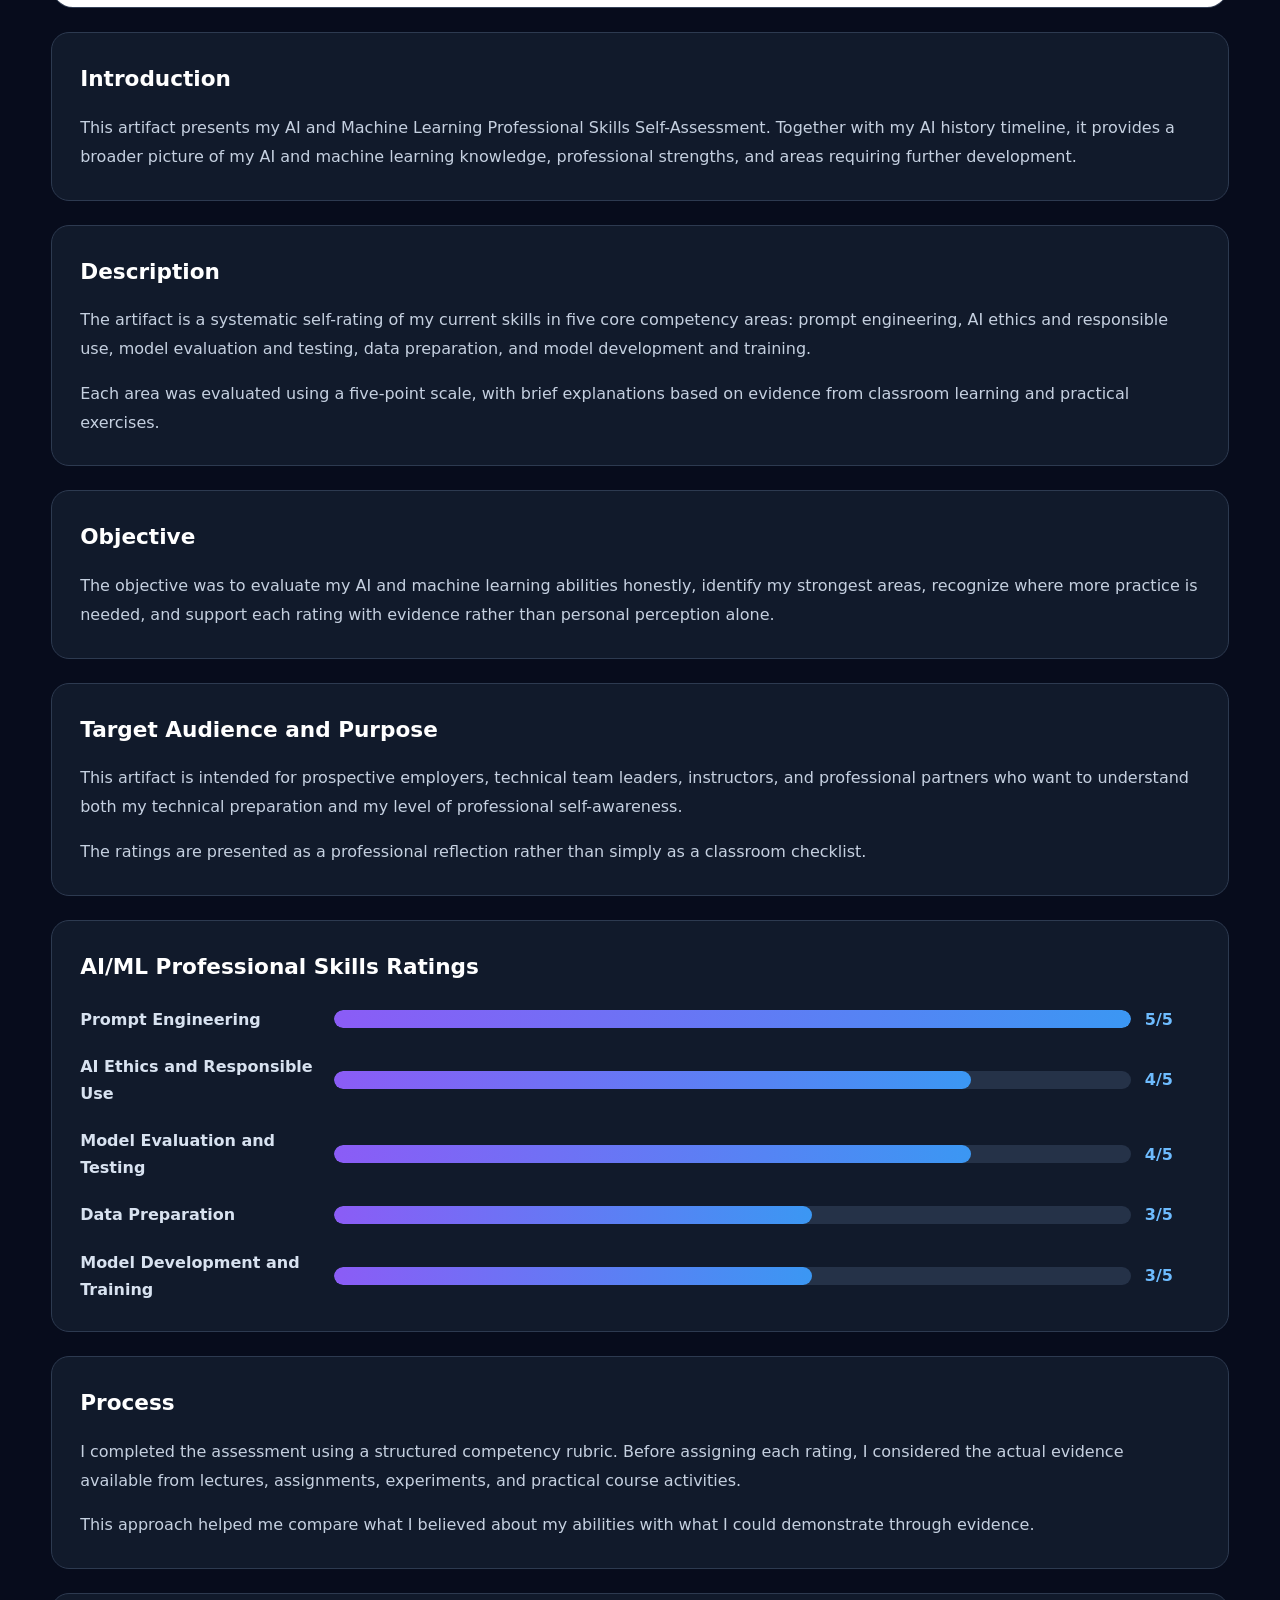
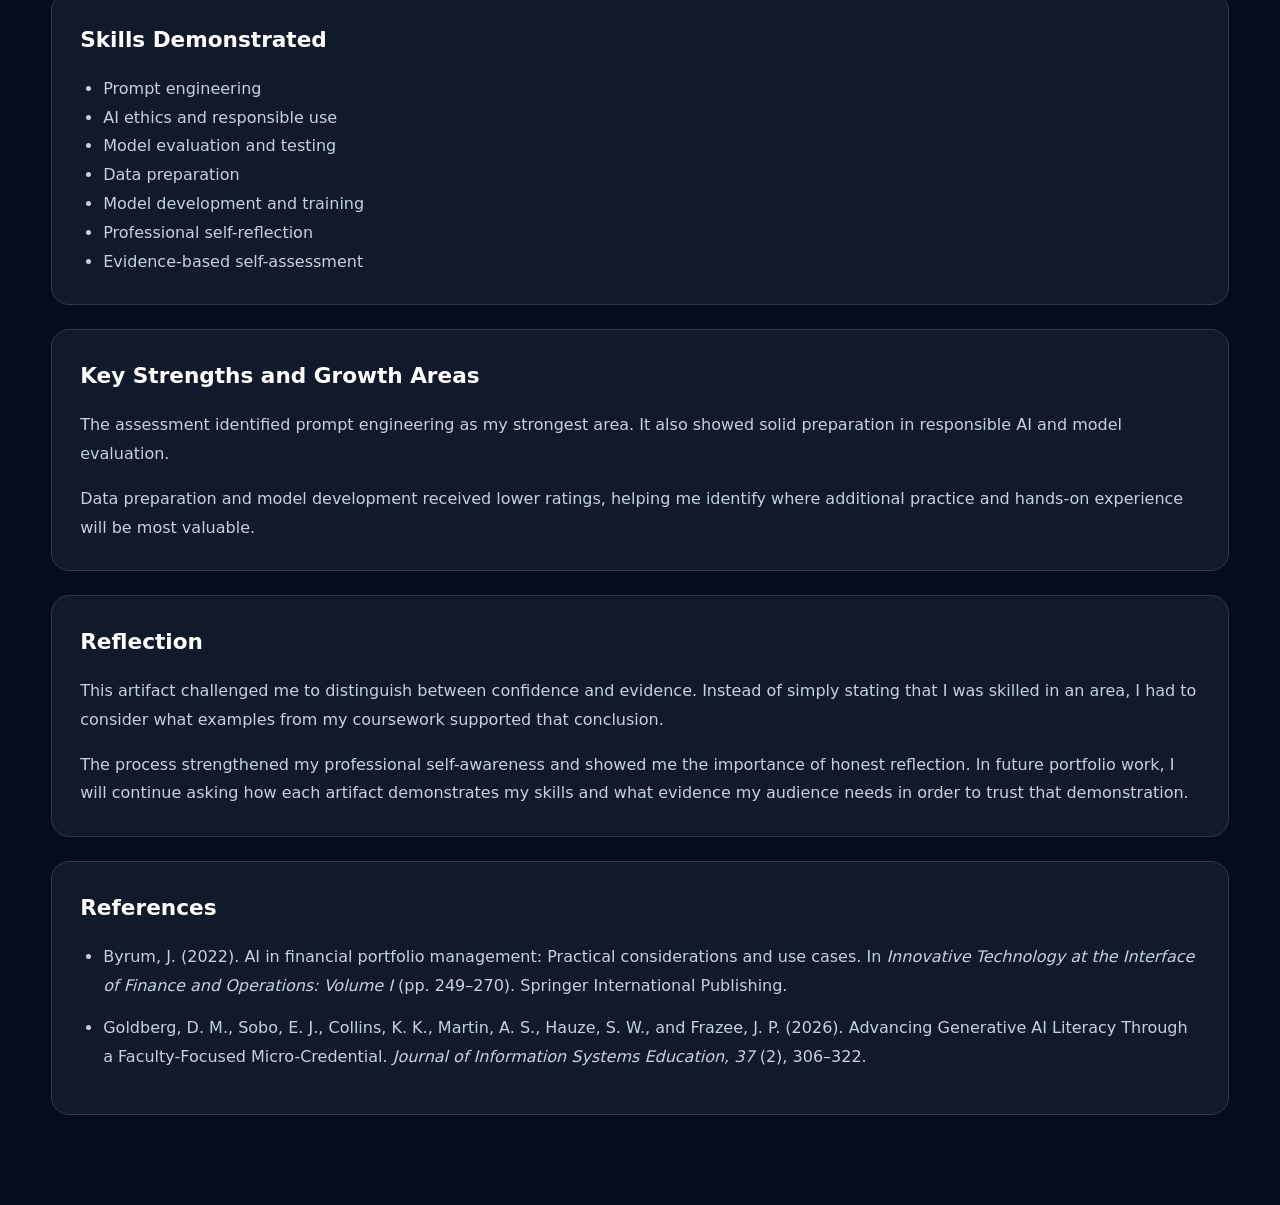
<file: artifact-pages/week-2-skills-self-assessment.html>
<!DOCTYPE html>
<html lang="en">
<head>
  <meta charset="UTF-8">

  <meta
    name="viewport"
    content="width=device-width, initial-scale=1.0"
  >

  <title>
    AI/ML Professional Skills Self-Assessment | Rahmat Zada
  </title>

  <link rel="stylesheet" href="../style.css">

  <style>
    body {
      margin: 0;
      background: #070c1c;
      color: #ffffff;
    }

    .artifact-page {
      padding: 42px 0 90px;
    }

    .artifact-container {
      width: min(1180px, 92%);
      margin: auto;
    }

    .back-button {
      display: inline-flex;
      align-items: center;
      margin-bottom: 28px;
      padding: 12px 20px;
      border: 1px solid #344158;
      border-radius: 999px;
      color: #ffffff;
      background: #1a2538;
      font-weight: 800;
      transition: 0.25s ease;
    }

    .back-button:hover {
      transform: translateY(-2px);
      border-color: #5b9df9;
    }

    .artifact-hero {
      padding: 42px;
      border: 1px solid #344158;
      border-radius: 26px;
      background:
        radial-gradient(
          circle at top right,
          rgba(59, 151, 243, 0.16),
          transparent 34%
        ),
        radial-gradient(
          circle at top left,
          rgba(139, 92, 246, 0.14),
          transparent 34%
        ),
        #111a2b;
    }

    .artifact-label {
      margin: 0 0 14px;
      color: #9b6cff;
      font-size: 0.82rem;
      font-weight: 900;
      letter-spacing: 4px;
      text-transform: uppercase;
    }

    .artifact-hero h1 {
      max-width: 950px;
      margin: 0;
      color: #ffffff;
      font-size: clamp(2.4rem, 6vw, 4.8rem);
      line-height: 1.08;
      letter-spacing: -2px;
    }

    .artifact-summary {
      max-width: 900px;
      margin: 24px 0 0;
      color: #c9d4e5;
      font-size: 1.12rem;
      line-height: 1.8;
    }

    .artifact-tags {
      display: flex;
      flex-wrap: wrap;
      gap: 10px;
      margin-top: 26px;
    }

    .artifact-tag {
      padding: 8px 13px;
      border: 1px solid #4b4c9d;
      border-radius: 999px;
      color: #d8dcff;
      background: rgba(80, 80, 170, 0.18);
      font-size: 0.86rem;
      font-weight: 750;
    }

    .pdf-preview {
      margin-top: 24px;
      overflow: hidden;
      border: 1px solid #344158;
      border-radius: 22px;
      background: #111a2b;
    }

    .pdf-preview-header {
      display: flex;
      justify-content: space-between;
      align-items: center;
      gap: 20px;
      padding: 20px 24px;
      background: #172235;
    }

    .pdf-preview-label {
      margin: 0;
      color: #66b9ff;
      font-size: 0.82rem;
      font-weight: 900;
      letter-spacing: 3px;
      text-transform: uppercase;
    }

    .pdf-preview-title {
      margin: 5px 0 0;
      color: #ffffff;
      font-size: 1.2rem;
    }

    .pdf-button {
      display: inline-flex;
      padding: 11px 18px;
      border-radius: 999px;
      color: #ffffff;
      background: linear-gradient(135deg, #8b5cf6, #3b97f3);
      font-weight: 800;
      white-space: nowrap;
    }

    .pdf-frame {
      display: block;
      width: 100%;
      height: 760px;
      border: 0;
      background: #ffffff;
    }

    .artifact-section {
      margin-top: 24px;
      padding: 28px;
      border: 1px solid #2d3a50;
      border-radius: 18px;
      background: #111a2b;
    }

    .artifact-section h2 {
      margin: 0 0 14px;
      color: #ffffff;
      font-size: 1.35rem;
    }

    .artifact-section p,
    .artifact-section li {
      color: #c5d0e0;
      font-size: 1rem;
      line-height: 1.8;
    }

    .artifact-section p:last-child {
      margin-bottom: 0;
    }

    .artifact-section ul {
      margin-bottom: 0;
      padding-left: 23px;
    }

    .skills-chart {
      display: grid;
      gap: 20px;
      margin-top: 20px;
    }

    .skill-row {
      display: grid;
      grid-template-columns: 240px 1fr 55px;
      gap: 14px;
      align-items: center;
    }

    .skill-name {
      color: #d8e2f0;
      font-weight: 750;
    }

    .skill-track {
      height: 18px;
      overflow: hidden;
      border-radius: 999px;
      background: #253248;
    }

    .skill-fill {
      height: 100%;
      border-radius: 999px;
      background: linear-gradient(90deg, #8b5cf6, #3b97f3);
    }

    .skill-score {
      color: #6ebcff;
      font-weight: 900;
    }

    .reference-list {
      padding-left: 22px;
    }

    .reference-list li {
      margin-bottom: 14px;
    }

    @media (max-width: 720px) {
      .artifact-hero {
        padding: 28px;
      }

      .artifact-section {
        padding: 22px;
      }

      .pdf-preview-header {
        align-items: flex-start;
        flex-direction: column;
      }

      .pdf-frame {
        height: 600px;
      }

      .skill-row {
        grid-template-columns: 1fr;
        gap: 7px;
      }

      .artifact-hero h1 {
        letter-spacing: -1px;
      }
    }
  </style>
</head>

<body>
  <header class="site-header">
    <div class="header-container">
      <a class="name-logo" href="../index.html">
        RAHMAT ZADA
      </a>

      <nav class="navigation">
        <a href="../index.html">Home</a>

        <a href="../index.html#artifacts">
          Artifacts
        </a>

        <a
          href="https://www.linkedin.com/in/rahmat-zada"
          target="_blank"
          rel="noopener noreferrer"
        >
          LinkedIn
        </a>
      </nav>
    </div>
  </header>

  <main class="artifact-page">
    <div class="artifact-container">
      <a
        class="back-button"
        href="../index.html#artifacts"
      >
        ← Back to Artifacts
      </a>

      <section class="artifact-hero">
        <p class="artifact-label">
          Workshop 2 — Artifact 2
        </p>

        <h1>
          AI/ML Professional Skills Self-Assessment
        </h1>

        <p class="artifact-summary">
          A structured evaluation of my current artificial intelligence
          and machine learning abilities across five core competency
          areas, supported by reflection and evidence from my coursework.
        </p>

        <div class="artifact-tags">
          <span class="artifact-tag">
            Self-Assessment
          </span>

          <span class="artifact-tag">
            Prompt Engineering
          </span>

          <span class="artifact-tag">
            Responsible AI
          </span>

          <span class="artifact-tag">
            Model Evaluation
          </span>

          <span class="artifact-tag">
            Professional Growth
          </span>
        </div>
      </section>

      <section class="pdf-preview">
        <div class="pdf-preview-header">
          <div>
            <p class="pdf-preview-label">
              PDF Preview
            </p>

            <h2 class="pdf-preview-title">
              AI/ML Professional Skills Self-Assessment
            </h2>
          </div>

          <a
            class="pdf-button"
            href="../artifacts/week-2-ai-ml-skills-assessment.pdf"
            target="_blank"
            rel="noopener noreferrer"
          >
            Open Full PDF
          </a>
        </div>

        <iframe
          class="pdf-frame"
          src="../artifacts/week-2-ai-ml-skills-assessment.pdf#toolbar=0"
          title="Workshop 2 AI ML Professional Skills Self-Assessment"
        ></iframe>
      </section>

      <section class="artifact-section">
        <h2>Introduction</h2>

        <p>
          This artifact presents my AI and Machine Learning Professional
          Skills Self-Assessment. Together with my AI history timeline,
          it provides a broader picture of my AI and machine learning
          knowledge, professional strengths, and areas requiring further
          development.
        </p>
      </section>

      <section class="artifact-section">
        <h2>Description</h2>

        <p>
          The artifact is a systematic self-rating of my current skills
          in five core competency areas: prompt engineering, AI ethics
          and responsible use, model evaluation and testing, data
          preparation, and model development and training.
        </p>

        <p>
          Each area was evaluated using a five-point scale, with brief
          explanations based on evidence from classroom learning and
          practical exercises.
        </p>
      </section>

      <section class="artifact-section">
        <h2>Objective</h2>

        <p>
          The objective was to evaluate my AI and machine learning
          abilities honestly, identify my strongest areas, recognize
          where more practice is needed, and support each rating with
          evidence rather than personal perception alone.
        </p>
      </section>

      <section class="artifact-section">
        <h2>Target Audience and Purpose</h2>

        <p>
          This artifact is intended for prospective employers,
          technical team leaders, instructors, and professional
          partners who want to understand both my technical preparation
          and my level of professional self-awareness.
        </p>

        <p>
          The ratings are presented as a professional reflection rather
          than simply as a classroom checklist.
        </p>
      </section>

      <section class="artifact-section">
        <h2>AI/ML Professional Skills Ratings</h2>

        <div class="skills-chart">
          <div class="skill-row">
            <div class="skill-name">
              Prompt Engineering
            </div>

            <div class="skill-track">
              <div
                class="skill-fill"
                style="width: 100%;"
              ></div>
            </div>

            <div class="skill-score">
              5/5
            </div>
          </div>

          <div class="skill-row">
            <div class="skill-name">
              AI Ethics and Responsible Use
            </div>

            <div class="skill-track">
              <div
                class="skill-fill"
                style="width: 80%;"
              ></div>
            </div>

            <div class="skill-score">
              4/5
            </div>
          </div>

          <div class="skill-row">
            <div class="skill-name">
              Model Evaluation and Testing
            </div>

            <div class="skill-track">
              <div
                class="skill-fill"
                style="width: 80%;"
              ></div>
            </div>

            <div class="skill-score">
              4/5
            </div>
          </div>

          <div class="skill-row">
            <div class="skill-name">
              Data Preparation
            </div>

            <div class="skill-track">
              <div
                class="skill-fill"
                style="width: 60%;"
              ></div>
            </div>

            <div class="skill-score">
              3/5
            </div>
          </div>

          <div class="skill-row">
            <div class="skill-name">
              Model Development and Training
            </div>

            <div class="skill-track">
              <div
                class="skill-fill"
                style="width: 60%;"
              ></div>
            </div>

            <div class="skill-score">
              3/5
            </div>
          </div>
        </div>
      </section>

      <section class="artifact-section">
        <h2>Process</h2>

        <p>
          I completed the assessment using a structured competency
          rubric. Before assigning each rating, I considered the actual
          evidence available from lectures, assignments, experiments,
          and practical course activities.
        </p>

        <p>
          This approach helped me compare what I believed about my
          abilities with what I could demonstrate through evidence.
        </p>
      </section>

      <section class="artifact-section">
        <h2>Skills Demonstrated</h2>

        <ul>
          <li>Prompt engineering</li>
          <li>AI ethics and responsible use</li>
          <li>Model evaluation and testing</li>
          <li>Data preparation</li>
          <li>Model development and training</li>
          <li>Professional self-reflection</li>
          <li>Evidence-based self-assessment</li>
        </ul>
      </section>

      <section class="artifact-section">
        <h2>Key Strengths and Growth Areas</h2>

        <p>
          The assessment identified prompt engineering as my strongest
          area. It also showed solid preparation in responsible AI and
          model evaluation.
        </p>

        <p>
          Data preparation and model development received lower ratings,
          helping me identify where additional practice and hands-on
          experience will be most valuable.
        </p>
      </section>

      <section class="artifact-section">
        <h2>Reflection</h2>

        <p>
          This artifact challenged me to distinguish between confidence
          and evidence. Instead of simply stating that I was skilled in
          an area, I had to consider what examples from my coursework
          supported that conclusion.
        </p>

        <p>
          The process strengthened my professional self-awareness and
          showed me the importance of honest reflection. In future
          portfolio work, I will continue asking how each artifact
          demonstrates my skills and what evidence my audience needs in
          order to trust that demonstration.
        </p>
      </section>

      <section class="artifact-section">
        <h2>References</h2>

        <ul class="reference-list">
          <li>
            Byrum, J. (2022). AI in financial portfolio management:
            Practical considerations and use cases. In
            <em>
              Innovative Technology at the Interface of Finance and
              Operations: Volume I
            </em>
            (pp. 249–270). Springer International Publishing.
          </li>

          <li>
            Goldberg, D. M., Sobo, E. J., Collins, K. K., Martin,
            A. S., Hauze, S. W., and Frazee, J. P. (2026).
            Advancing Generative AI Literacy Through a Faculty-Focused
            Micro-Credential.
            <em>
              Journal of Information Systems Education, 37
            </em>
            (2), 306–322.
          </li>
        </ul>
      </section>
    </div>
  </main>
</body>
</html>
</file>
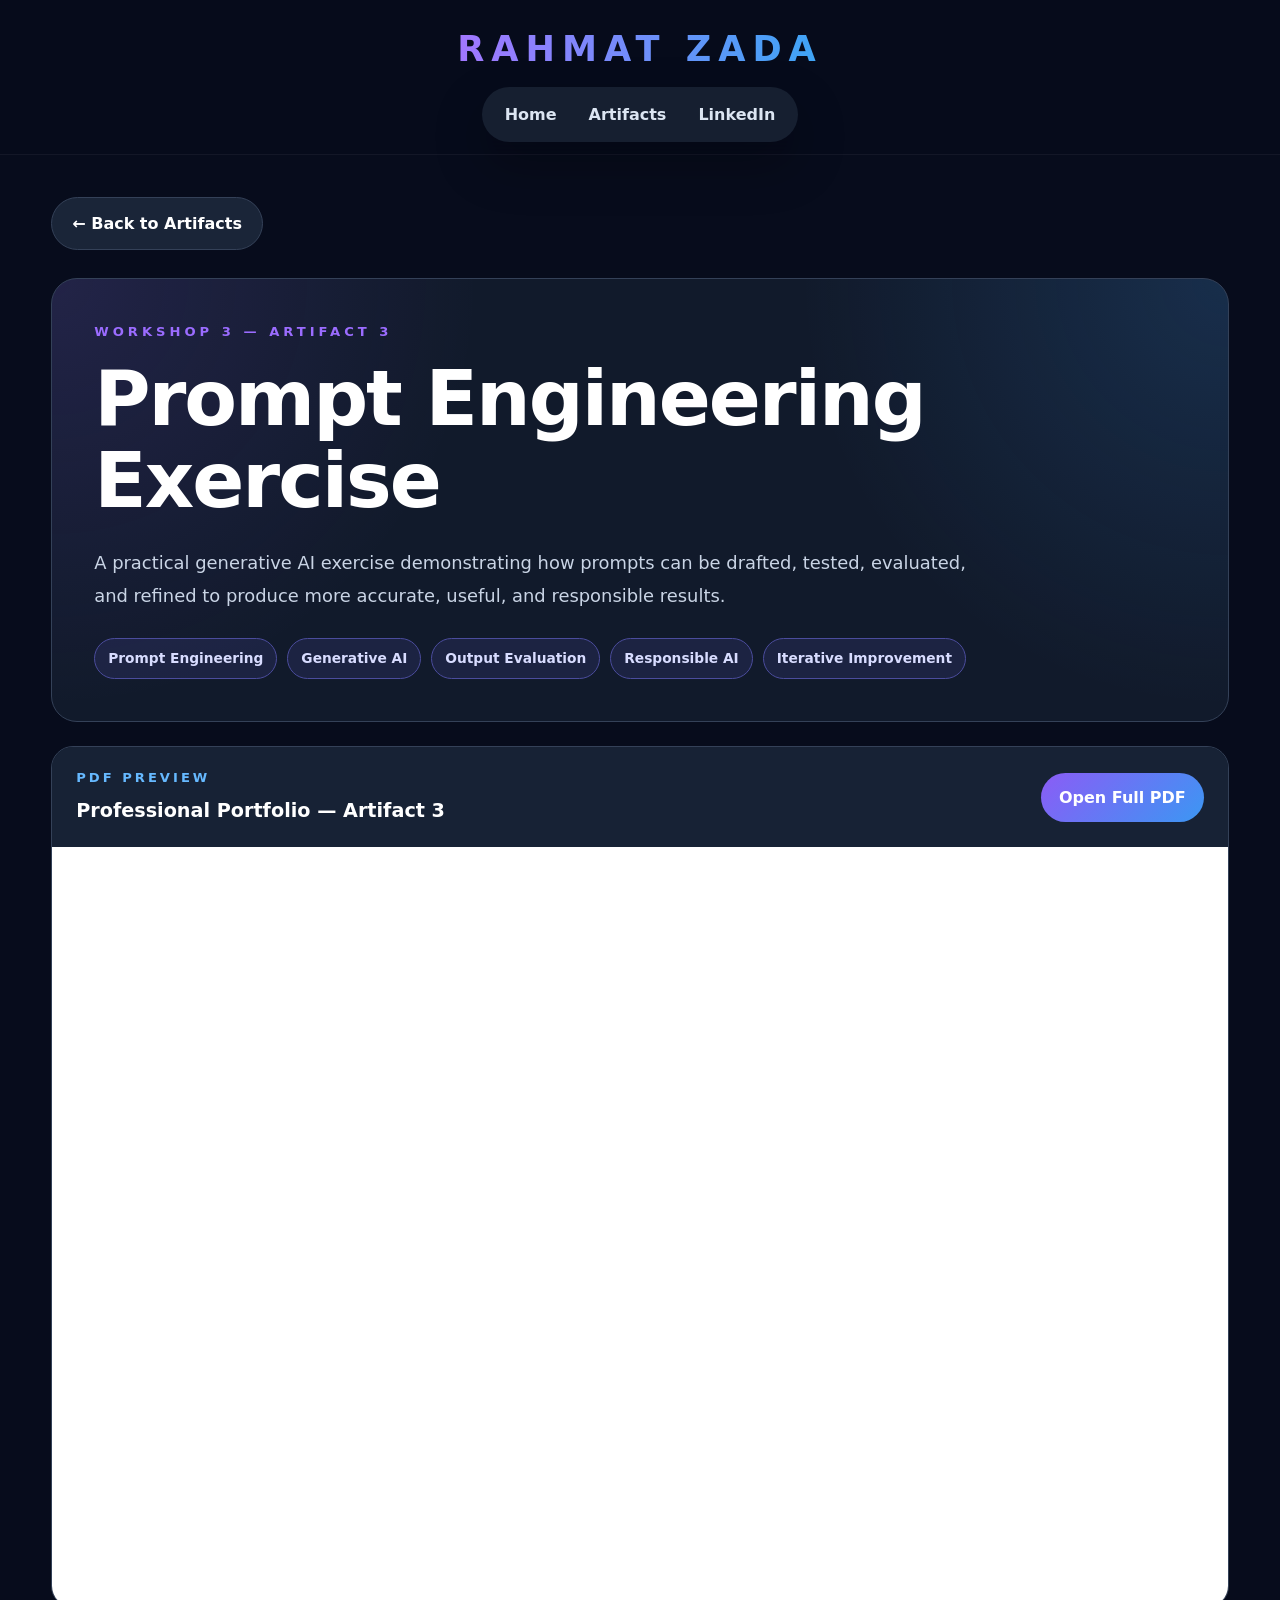
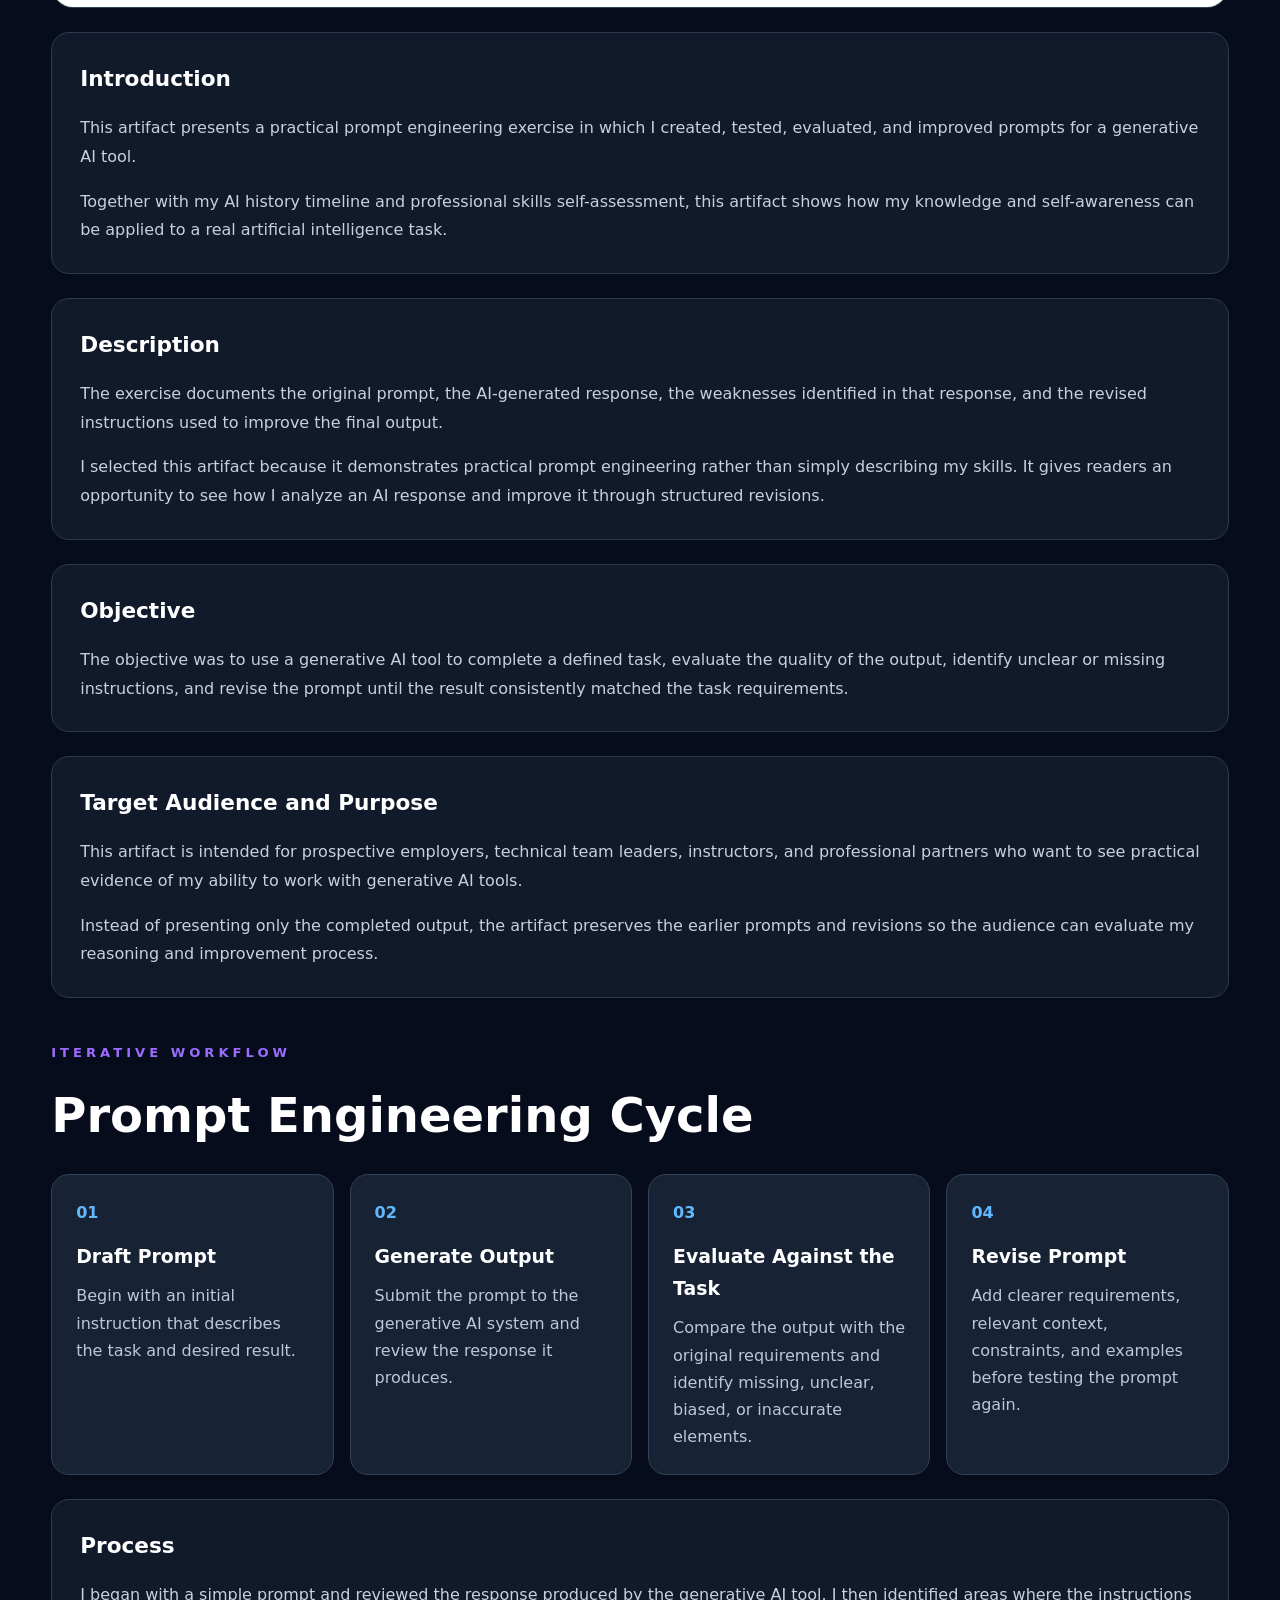
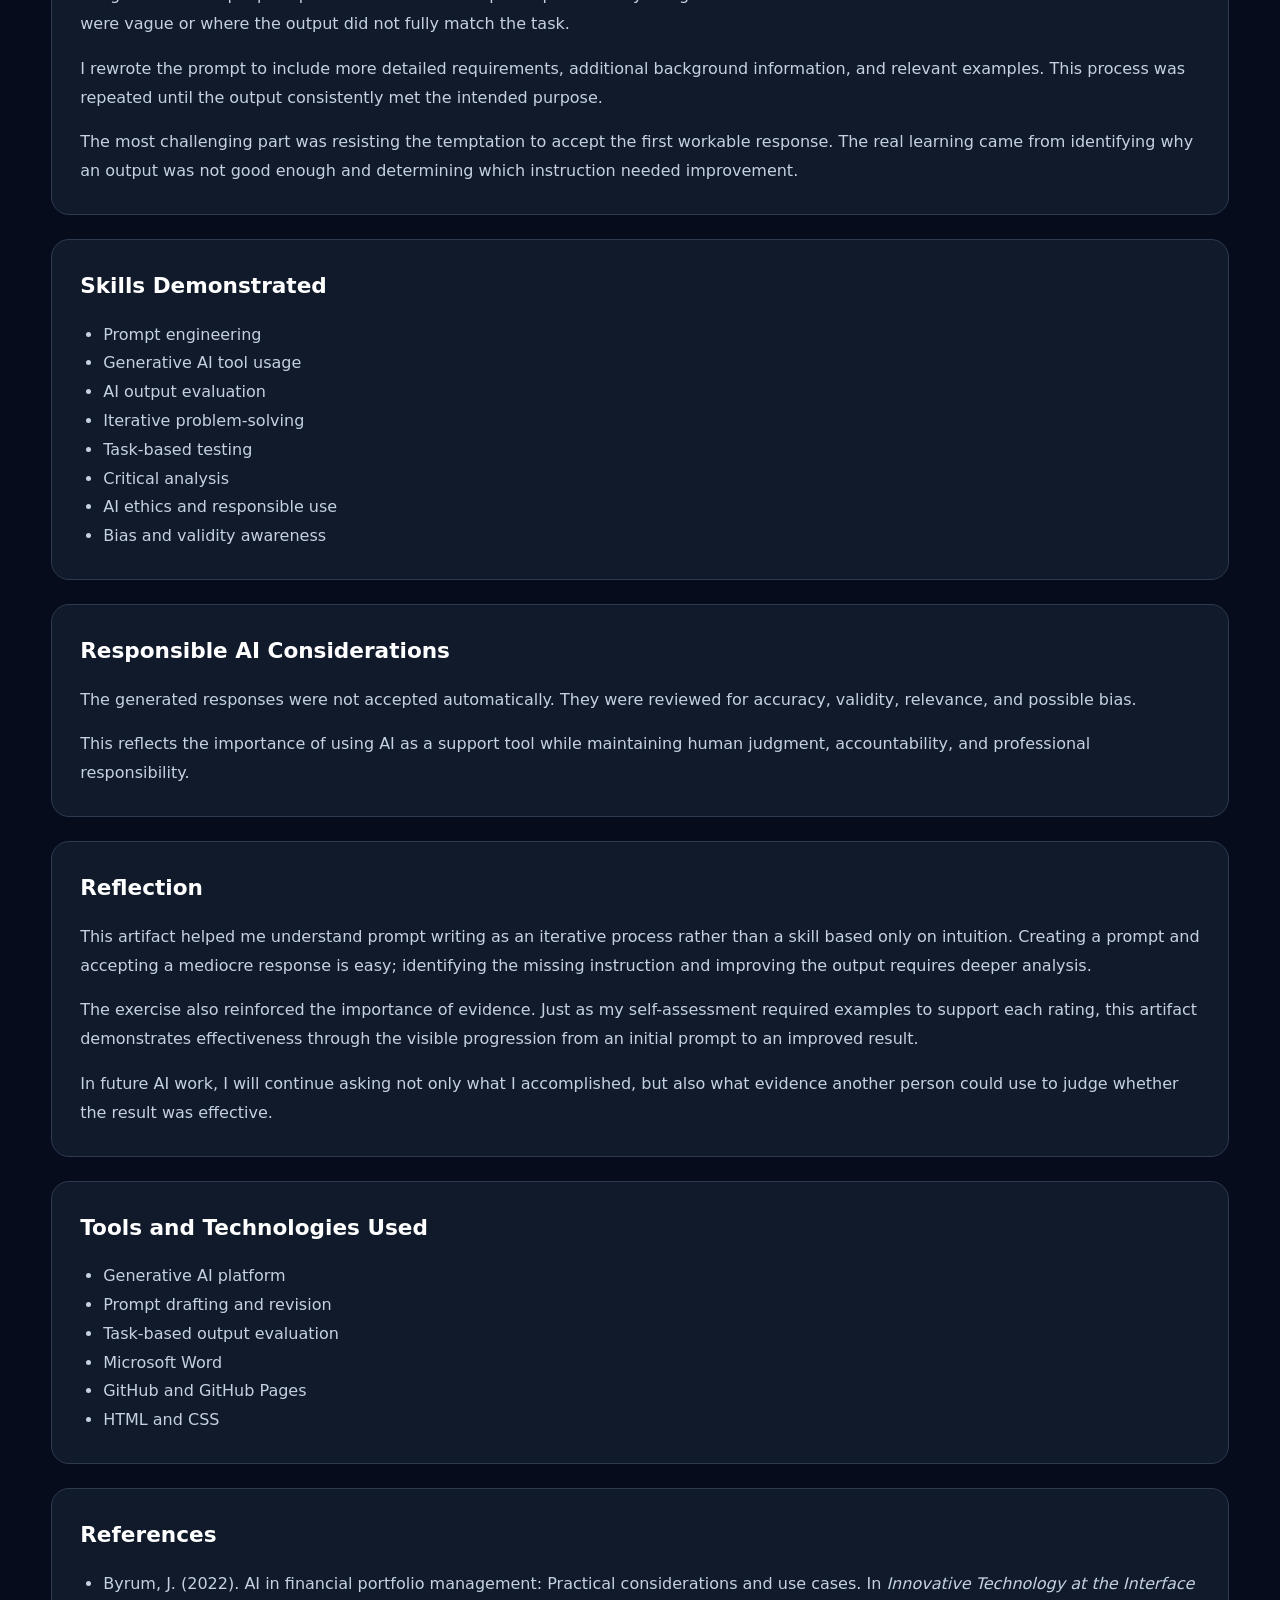
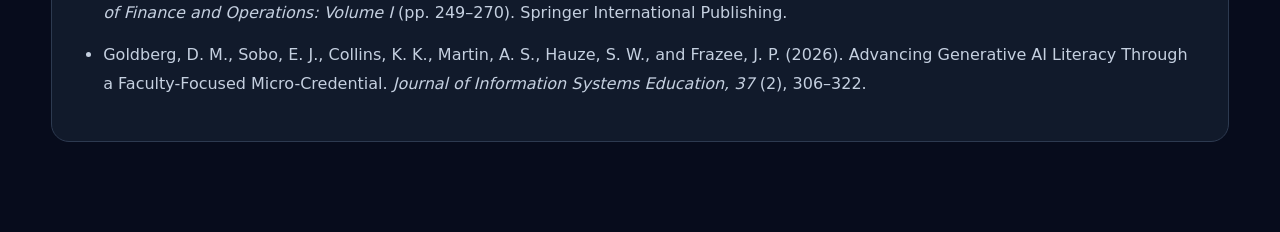
<file: artifact-pages/week-3-prompt-engineering.html>
<!DOCTYPE html>
<html lang="en">
<head>
  <meta charset="UTF-8">

  <meta
    name="viewport"
    content="width=device-width, initial-scale=1.0"
  >

  <title>
    Prompt Engineering Exercise | Rahmat Zada
  </title>

  <link rel="stylesheet" href="../style.css">

  <style>
    body {
      margin: 0;
      color: #ffffff;
      background: #070c1c;
    }

    .artifact-page {
      padding: 42px 0 90px;
    }

    .artifact-container {
      width: min(1180px, 92%);
      margin: auto;
    }

    .back-button {
      display: inline-flex;
      align-items: center;
      margin-bottom: 28px;
      padding: 12px 20px;
      border: 1px solid #344158;
      border-radius: 999px;
      color: #ffffff;
      background: #1a2538;
      font-weight: 800;
      transition: 0.25s ease;
    }

    .back-button:hover {
      transform: translateY(-2px);
      border-color: #5b9df9;
    }

    .artifact-hero {
      padding: 42px;
      border: 1px solid #344158;
      border-radius: 26px;
      background:
        radial-gradient(
          circle at top right,
          rgba(59, 151, 243, 0.16),
          transparent 34%
        ),
        radial-gradient(
          circle at top left,
          rgba(139, 92, 246, 0.14),
          transparent 34%
        ),
        #111a2b;
    }

    .artifact-label {
      margin: 0 0 14px;
      color: #9b6cff;
      font-size: 0.82rem;
      font-weight: 900;
      letter-spacing: 4px;
      text-transform: uppercase;
    }

    .artifact-hero h1 {
      max-width: 950px;
      margin: 0;
      color: #ffffff;
      font-size: clamp(2.4rem, 6vw, 4.8rem);
      line-height: 1.08;
      letter-spacing: -2px;
    }

    .artifact-summary {
      max-width: 900px;
      margin: 24px 0 0;
      color: #c9d4e5;
      font-size: 1.12rem;
      line-height: 1.8;
    }

    .artifact-tags {
      display: flex;
      flex-wrap: wrap;
      gap: 10px;
      margin-top: 26px;
    }

    .artifact-tag {
      padding: 8px 13px;
      border: 1px solid #4b4c9d;
      border-radius: 999px;
      color: #d8dcff;
      background: rgba(80, 80, 170, 0.18);
      font-size: 0.86rem;
      font-weight: 750;
    }

    .pdf-preview {
      margin-top: 24px;
      overflow: hidden;
      border: 1px solid #344158;
      border-radius: 22px;
      background: #111a2b;
    }

    .pdf-preview-header {
      display: flex;
      justify-content: space-between;
      align-items: center;
      gap: 20px;
      padding: 20px 24px;
      background: #172235;
    }

    .pdf-preview-label {
      margin: 0;
      color: #66b9ff;
      font-size: 0.82rem;
      font-weight: 900;
      letter-spacing: 3px;
      text-transform: uppercase;
    }

    .pdf-preview-title {
      margin: 5px 0 0;
      color: #ffffff;
      font-size: 1.2rem;
    }

    .pdf-button {
      display: inline-flex;
      padding: 11px 18px;
      border-radius: 999px;
      color: #ffffff;
      background: linear-gradient(135deg, #8b5cf6, #3b97f3);
      font-weight: 800;
      white-space: nowrap;
    }

    .pdf-frame {
      display: block;
      width: 100%;
      height: 760px;
      border: 0;
      background: #ffffff;
    }

    .artifact-section {
      margin-top: 24px;
      padding: 28px;
      border: 1px solid #2d3a50;
      border-radius: 18px;
      background: #111a2b;
    }

    .artifact-section h2 {
      margin: 0 0 14px;
      color: #ffffff;
      font-size: 1.35rem;
    }

    .artifact-section p,
    .artifact-section li {
      color: #c5d0e0;
      font-size: 1rem;
      line-height: 1.8;
    }

    .artifact-section p:last-child {
      margin-bottom: 0;
    }

    .artifact-section ul {
      margin-bottom: 0;
      padding-left: 23px;
    }

    .cycle-heading {
      margin: 44px 0 18px;
    }

    .cycle-heading p {
      margin: 0 0 10px;
      color: #9b6cff;
      font-size: 0.82rem;
      font-weight: 900;
      letter-spacing: 4px;
      text-transform: uppercase;
    }

    .cycle-heading h2 {
      margin: 0;
      color: #ffffff;
      font-size: clamp(2rem, 4vw, 3rem);
    }

    .cycle-grid {
      display: grid;
      grid-template-columns: repeat(4, 1fr);
      gap: 16px;
    }

    .cycle-card {
      padding: 24px;
      border: 1px solid #344158;
      border-radius: 18px;
      background: #172235;
    }

    .cycle-number {
      display: inline-block;
      margin-bottom: 14px;
      color: #62b8ff;
      font-weight: 900;
    }

    .cycle-card h3 {
      margin: 0 0 10px;
      color: #ffffff;
      font-size: 1.18rem;
    }

    .cycle-card p {
      margin: 0;
      color: #bcc8da;
      line-height: 1.7;
    }

    .reference-list li {
      margin-bottom: 14px;
    }

    @media (max-width: 900px) {
      .cycle-grid {
        grid-template-columns: repeat(2, 1fr);
      }
    }

    @media (max-width: 700px) {
      .artifact-hero {
        padding: 28px;
      }

      .artifact-section {
        padding: 22px;
      }

      .pdf-preview-header {
        align-items: flex-start;
        flex-direction: column;
      }

      .pdf-frame {
        height: 600px;
      }

      .cycle-grid {
        grid-template-columns: 1fr;
      }

      .artifact-hero h1 {
        letter-spacing: -1px;
      }
    }
  </style>
</head>

<body>
  <header class="site-header">
    <div class="header-container">
      <a class="name-logo" href="../index.html">
        RAHMAT ZADA
      </a>

      <nav class="navigation">
        <a href="../index.html">Home</a>

        <a href="../index.html#artifacts">
          Artifacts
        </a>

        <a
          href="https://www.linkedin.com/in/rahmat-zada"
          target="_blank"
          rel="noopener noreferrer"
        >
          LinkedIn
        </a>
      </nav>
    </div>
  </header>

  <main class="artifact-page">
    <div class="artifact-container">
      <a
        class="back-button"
        href="../index.html#artifacts"
      >
        ← Back to Artifacts
      </a>

      <section class="artifact-hero">
        <p class="artifact-label">
          Workshop 3 — Artifact 3
        </p>

        <h1>
          Prompt Engineering Exercise
        </h1>

        <p class="artifact-summary">
          A practical generative AI exercise demonstrating how prompts
          can be drafted, tested, evaluated, and refined to produce more
          accurate, useful, and responsible results.
        </p>

        <div class="artifact-tags">
          <span class="artifact-tag">
            Prompt Engineering
          </span>

          <span class="artifact-tag">
            Generative AI
          </span>

          <span class="artifact-tag">
            Output Evaluation
          </span>

          <span class="artifact-tag">
            Responsible AI
          </span>

          <span class="artifact-tag">
            Iterative Improvement
          </span>
        </div>
      </section>

      <section class="pdf-preview">
        <div class="pdf-preview-header">
          <div>
            <p class="pdf-preview-label">
              PDF Preview
            </p>

            <h2 class="pdf-preview-title">
              Professional Portfolio — Artifact 3
            </h2>
          </div>

          <a
            class="pdf-button"
            href="../artifacts/workshop%203%20-%20professional%20portfolio%20artifact%203.pdf"
            target="_blank"
            rel="noopener noreferrer"
          >
            Open Full PDF
          </a>
        </div>

        <iframe
          class="pdf-frame"
          src="../artifacts/workshop%203%20-%20professional%20portfolio%20artifact%203.pdf#toolbar=0"
          title="Workshop 3 Prompt Engineering Exercise"
        ></iframe>
      </section>

      <section class="artifact-section">
        <h2>Introduction</h2>

        <p>
          This artifact presents a practical prompt engineering
          exercise in which I created, tested, evaluated, and improved
          prompts for a generative AI tool.
        </p>

        <p>
          Together with my AI history timeline and professional skills
          self-assessment, this artifact shows how my knowledge and
          self-awareness can be applied to a real artificial
          intelligence task.
        </p>
      </section>

      <section class="artifact-section">
        <h2>Description</h2>

        <p>
          The exercise documents the original prompt, the AI-generated
          response, the weaknesses identified in that response, and the
          revised instructions used to improve the final output.
        </p>

        <p>
          I selected this artifact because it demonstrates practical
          prompt engineering rather than simply describing my skills.
          It gives readers an opportunity to see how I analyze an AI
          response and improve it through structured revisions.
        </p>
      </section>

      <section class="artifact-section">
        <h2>Objective</h2>

        <p>
          The objective was to use a generative AI tool to complete a
          defined task, evaluate the quality of the output, identify
          unclear or missing instructions, and revise the prompt until
          the result consistently matched the task requirements.
        </p>
      </section>

      <section class="artifact-section">
        <h2>Target Audience and Purpose</h2>

        <p>
          This artifact is intended for prospective employers,
          technical team leaders, instructors, and professional
          partners who want to see practical evidence of my ability to
          work with generative AI tools.
        </p>

        <p>
          Instead of presenting only the completed output, the artifact
          preserves the earlier prompts and revisions so the audience
          can evaluate my reasoning and improvement process.
        </p>
      </section>

      <div class="cycle-heading">
        <p>Iterative Workflow</p>

        <h2>
          Prompt Engineering Cycle
        </h2>
      </div>

      <section class="cycle-grid">
        <article class="cycle-card">
          <span class="cycle-number">01</span>

          <h3>Draft Prompt</h3>

          <p>
            Begin with an initial instruction that describes the task
            and desired result.
          </p>
        </article>

        <article class="cycle-card">
          <span class="cycle-number">02</span>

          <h3>Generate Output</h3>

          <p>
            Submit the prompt to the generative AI system and review
            the response it produces.
          </p>
        </article>

        <article class="cycle-card">
          <span class="cycle-number">03</span>

          <h3>Evaluate Against the Task</h3>

          <p>
            Compare the output with the original requirements and
            identify missing, unclear, biased, or inaccurate elements.
          </p>
        </article>

        <article class="cycle-card">
          <span class="cycle-number">04</span>

          <h3>Revise Prompt</h3>

          <p>
            Add clearer requirements, relevant context, constraints,
            and examples before testing the prompt again.
          </p>
        </article>
      </section>

      <section class="artifact-section">
        <h2>Process</h2>

        <p>
          I began with a simple prompt and reviewed the response
          produced by the generative AI tool. I then identified areas
          where the instructions were vague or where the output did not
          fully match the task.
        </p>

        <p>
          I rewrote the prompt to include more detailed requirements,
          additional background information, and relevant examples.
          This process was repeated until the output consistently met
          the intended purpose.
        </p>

        <p>
          The most challenging part was resisting the temptation to
          accept the first workable response. The real learning came
          from identifying why an output was not good enough and
          determining which instruction needed improvement.
        </p>
      </section>

      <section class="artifact-section">
        <h2>Skills Demonstrated</h2>

        <ul>
          <li>Prompt engineering</li>
          <li>Generative AI tool usage</li>
          <li>AI output evaluation</li>
          <li>Iterative problem-solving</li>
          <li>Task-based testing</li>
          <li>Critical analysis</li>
          <li>AI ethics and responsible use</li>
          <li>Bias and validity awareness</li>
        </ul>
      </section>

      <section class="artifact-section">
        <h2>Responsible AI Considerations</h2>

        <p>
          The generated responses were not accepted automatically.
          They were reviewed for accuracy, validity, relevance, and
          possible bias.
        </p>

        <p>
          This reflects the importance of using AI as a support tool
          while maintaining human judgment, accountability, and
          professional responsibility.
        </p>
      </section>

      <section class="artifact-section">
        <h2>Reflection</h2>

        <p>
          This artifact helped me understand prompt writing as an
          iterative process rather than a skill based only on intuition.
          Creating a prompt and accepting a mediocre response is easy;
          identifying the missing instruction and improving the output
          requires deeper analysis.
        </p>

        <p>
          The exercise also reinforced the importance of evidence. Just
          as my self-assessment required examples to support each
          rating, this artifact demonstrates effectiveness through the
          visible progression from an initial prompt to an improved
          result.
        </p>

        <p>
          In future AI work, I will continue asking not only what I
          accomplished, but also what evidence another person could use
          to judge whether the result was effective.
        </p>
      </section>

      <section class="artifact-section">
        <h2>Tools and Technologies Used</h2>

        <ul>
          <li>Generative AI platform</li>
          <li>Prompt drafting and revision</li>
          <li>Task-based output evaluation</li>
          <li>Microsoft Word</li>
          <li>GitHub and GitHub Pages</li>
          <li>HTML and CSS</li>
        </ul>
      </section>

      <section class="artifact-section">
        <h2>References</h2>

        <ul class="reference-list">
          <li>
            Byrum, J. (2022). AI in financial portfolio management:
            Practical considerations and use cases. In
            <em>
              Innovative Technology at the Interface of Finance and
              Operations: Volume I
            </em>
            (pp. 249–270). Springer International Publishing.
          </li>

          <li>
            Goldberg, D. M., Sobo, E. J., Collins, K. K., Martin,
            A. S., Hauze, S. W., and Frazee, J. P. (2026).
            Advancing Generative AI Literacy Through a Faculty-Focused
            Micro-Credential.
            <em>
              Journal of Information Systems Education, 37
            </em>
            (2), 306–322.
          </li>
        </ul>
      </section>
    </div>
  </main>
</body>
</html>
</file>
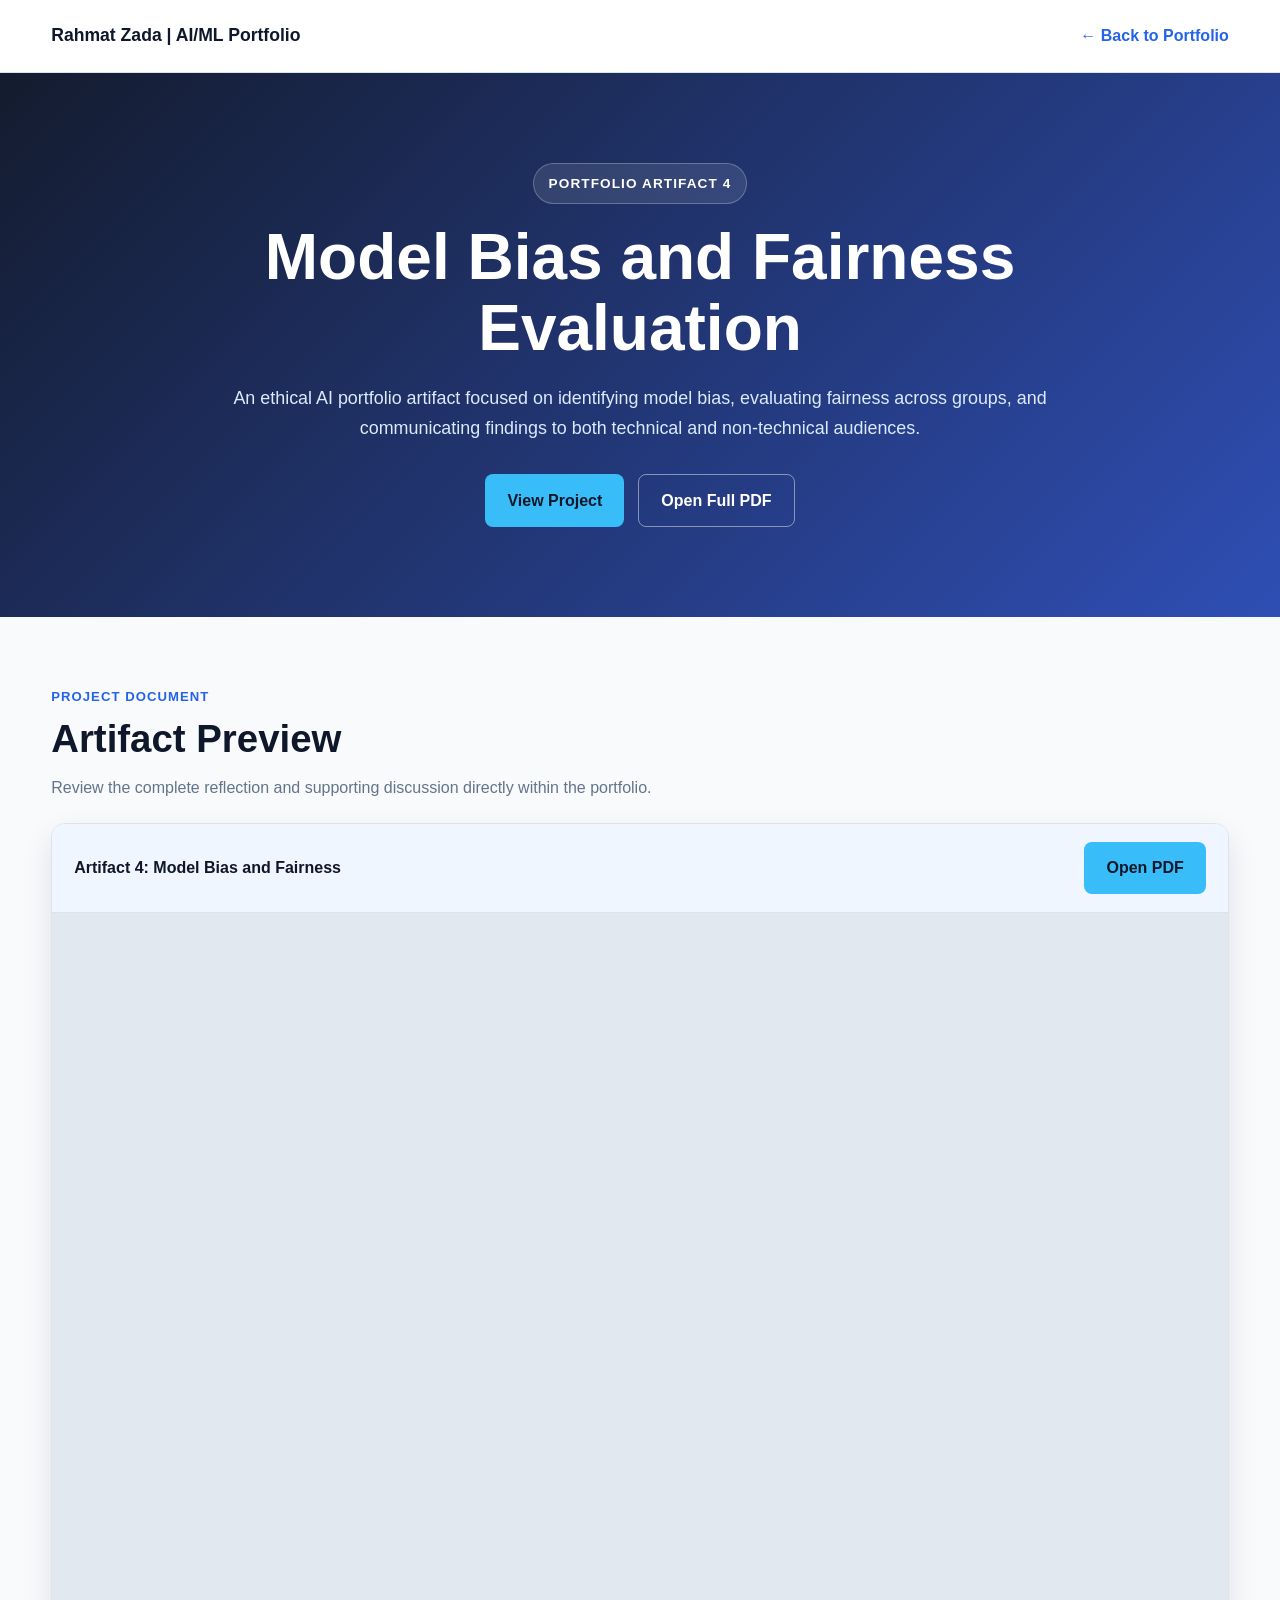
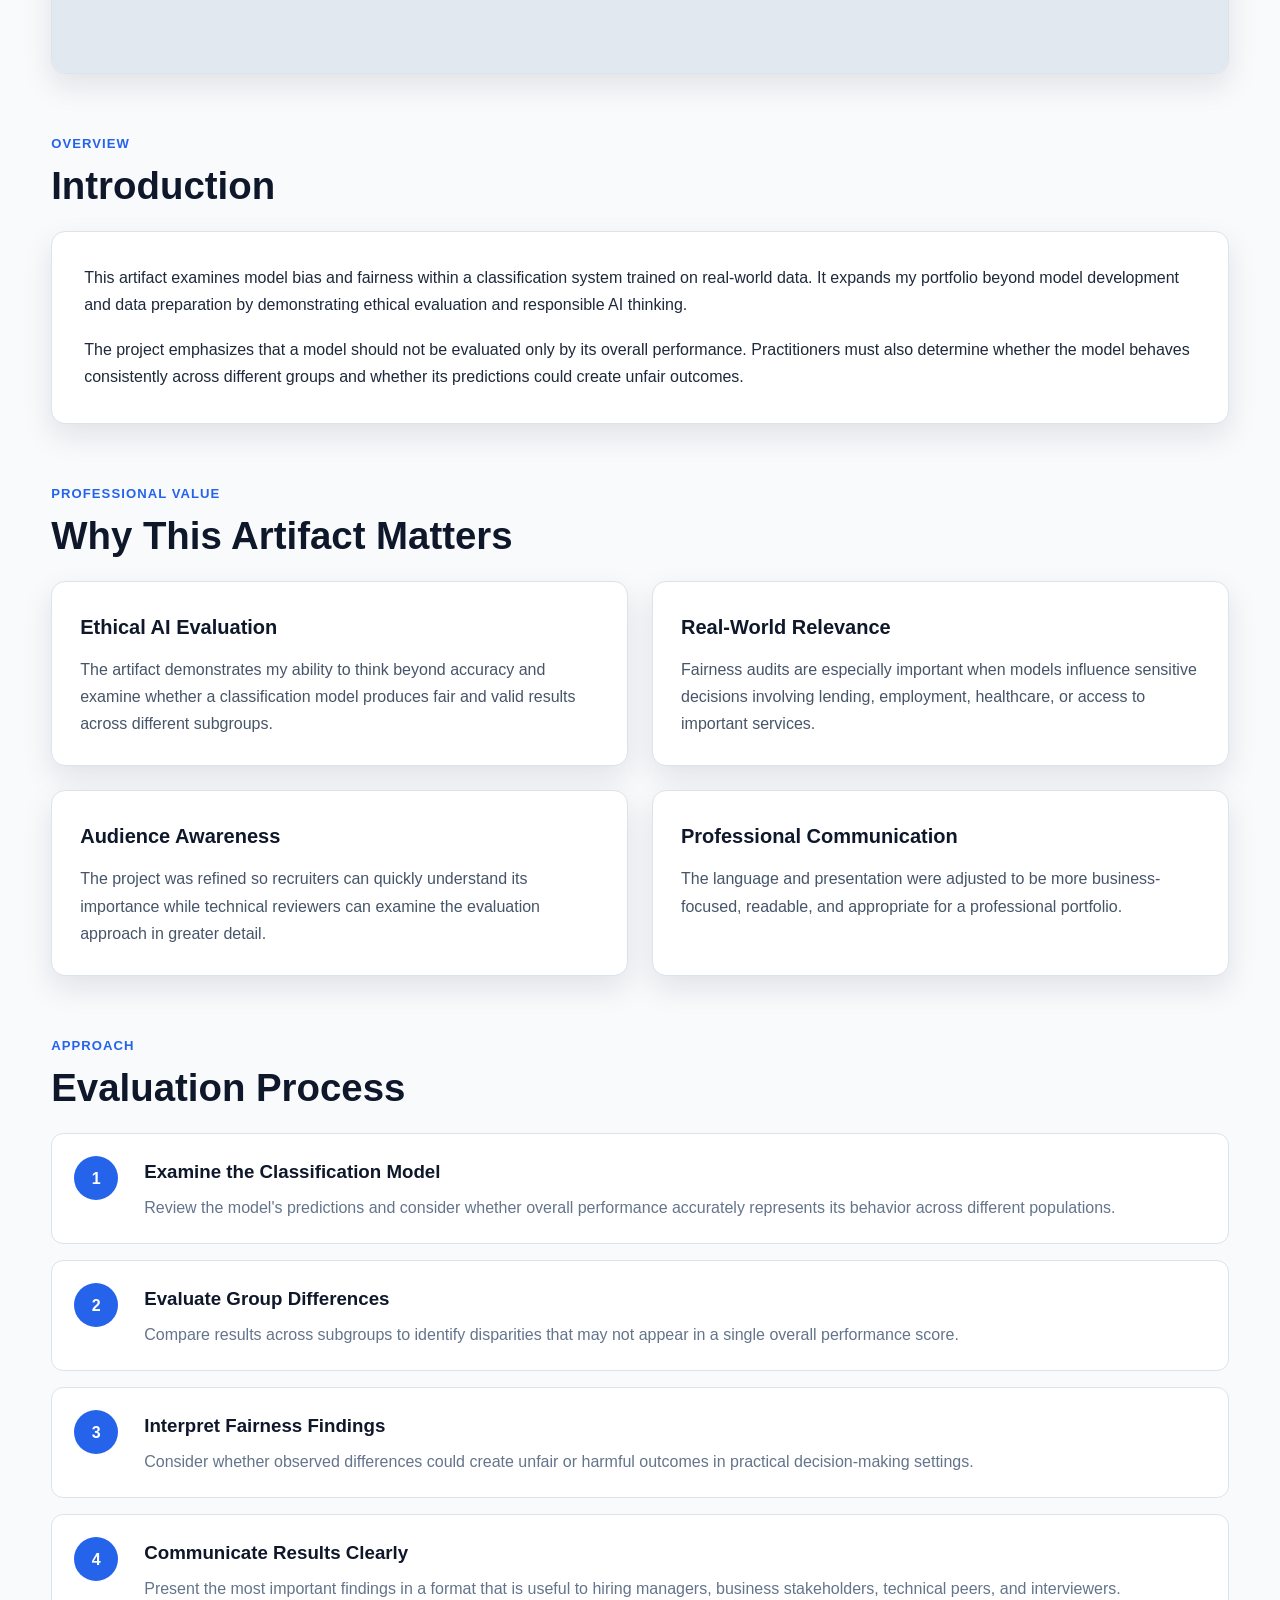
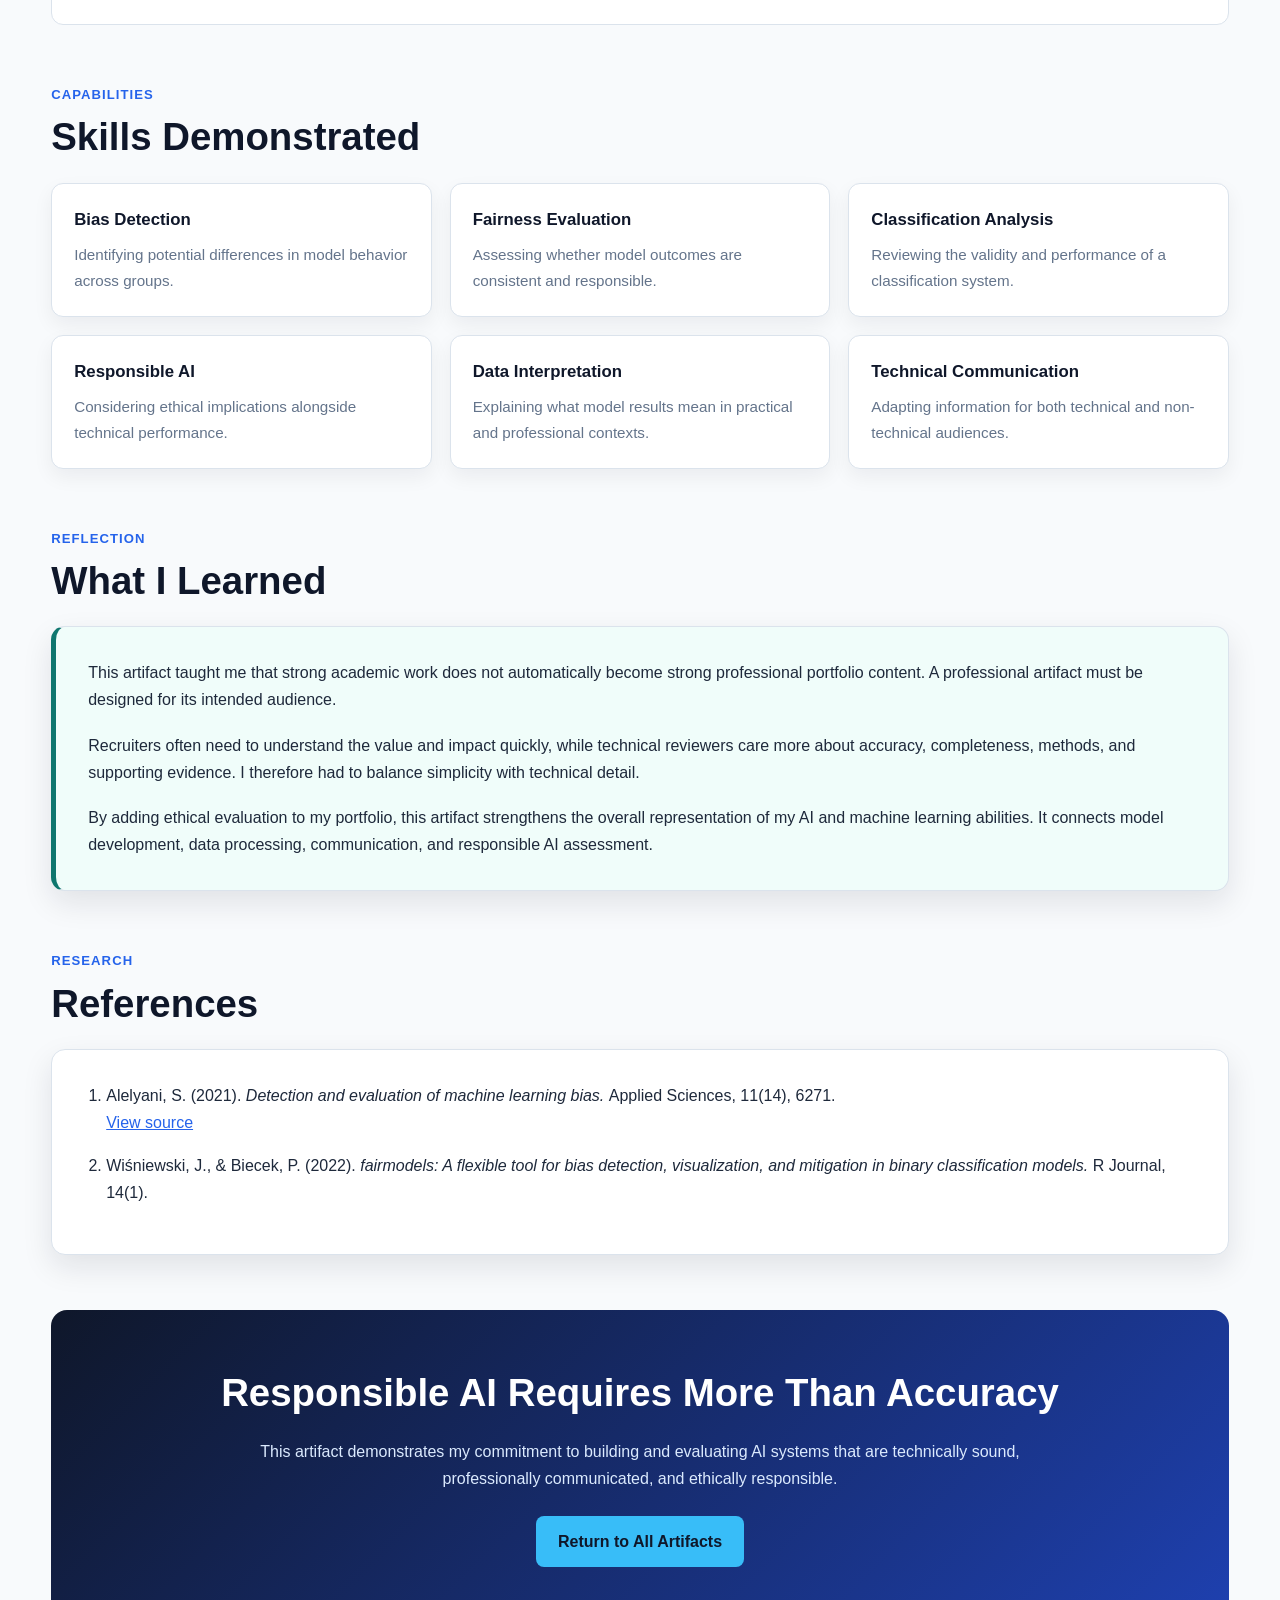
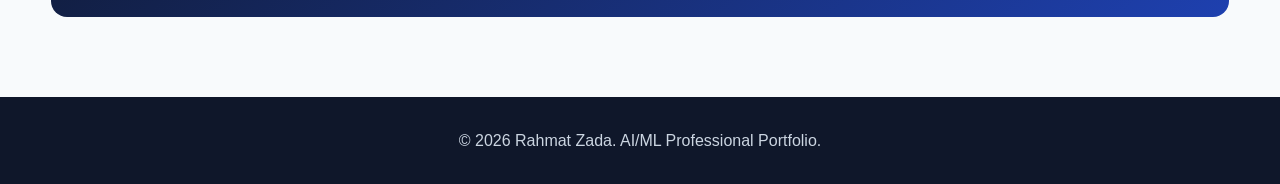
<file: artifact-pages/week-4-model-bias.html>
<!DOCTYPE html>
<html lang="en">
<head>
    <meta charset="UTF-8">

    <meta
        name="viewport"
        content="width=device-width, initial-scale=1.0"
    >

    <meta
        name="description"
        content="Portfolio Artifact 4: Model Bias and Fairness Evaluation by Rahmat Zada."
    >

    <title>
        Artifact 4 | Model Bias and Fairness
    </title>

    <style>
        :root {
            --primary: #0f172a;
            --secondary: #2563eb;
            --accent: #38bdf8;
            --light: #f8fafc;
            --muted: #64748b;
            --border: #dbe3ec;
            --white: #ffffff;
            --success: #0f766e;
            --shadow: 0 12px 30px rgba(15, 23, 42, 0.10);
        }

        * {
            box-sizing: border-box;
            margin: 0;
            padding: 0;
        }

        html {
            scroll-behavior: smooth;
        }

        body {
            font-family:
                Arial,
                Helvetica,
                sans-serif;
            background: var(--light);
            color: #1e293b;
            line-height: 1.7;
        }

        a {
            color: inherit;
        }

        .top-bar {
            background: var(--white);
            border-bottom: 1px solid var(--border);
            position: sticky;
            top: 0;
            z-index: 1000;
        }

        .nav-container {
            width: min(1180px, 92%);
            margin: 0 auto;
            min-height: 72px;
            display: flex;
            align-items: center;
            justify-content: space-between;
            gap: 20px;
        }

        .brand {
            font-size: 1.1rem;
            font-weight: 700;
            color: var(--primary);
            text-decoration: none;
        }

        .back-link {
            display: inline-flex;
            align-items: center;
            gap: 8px;
            color: var(--secondary);
            font-weight: 700;
            text-decoration: none;
        }

        .back-link:hover {
            text-decoration: underline;
        }

        .hero {
            background:
                linear-gradient(
                    135deg,
                    rgba(15, 23, 42, 0.98),
                    rgba(30, 64, 175, 0.92)
                );
            color: var(--white);
            padding: 90px 20px;
        }

        .hero-content {
            width: min(1000px, 92%);
            margin: 0 auto;
            text-align: center;
        }

        .eyebrow {
            display: inline-block;
            margin-bottom: 18px;
            padding: 8px 15px;
            border: 1px solid rgba(255, 255, 255, 0.25);
            border-radius: 999px;
            background: rgba(255, 255, 255, 0.10);
            font-size: 0.85rem;
            font-weight: 700;
            letter-spacing: 0.08em;
            text-transform: uppercase;
        }

        .hero h1 {
            font-size: clamp(2.2rem, 5vw, 4rem);
            line-height: 1.1;
            margin-bottom: 20px;
        }

        .hero p {
            max-width: 820px;
            margin: 0 auto 30px;
            color: #dbeafe;
            font-size: 1.12rem;
        }

        .hero-buttons {
            display: flex;
            justify-content: center;
            flex-wrap: wrap;
            gap: 14px;
        }

        .button {
            display: inline-flex;
            align-items: center;
            justify-content: center;
            min-height: 48px;
            padding: 12px 22px;
            border-radius: 8px;
            font-weight: 700;
            text-decoration: none;
            transition:
                transform 0.2s ease,
                background-color 0.2s ease;
        }

        .button:hover {
            transform: translateY(-2px);
        }

        .button-primary {
            background: var(--accent);
            color: var(--primary);
        }

        .button-primary:hover {
            background: #7dd3fc;
        }

        .button-secondary {
            border: 1px solid rgba(255, 255, 255, 0.45);
            color: var(--white);
            background: transparent;
        }

        .button-secondary:hover {
            background: rgba(255, 255, 255, 0.10);
        }

        main {
            width: min(1180px, 92%);
            margin: 0 auto;
            padding: 65px 0 80px;
        }

        .section {
            margin-bottom: 55px;
        }

        .section-heading {
            margin-bottom: 22px;
        }

        .section-heading span {
            color: var(--secondary);
            font-size: 0.82rem;
            font-weight: 800;
            letter-spacing: 0.08em;
            text-transform: uppercase;
        }

        .section-heading h2 {
            margin-top: 7px;
            color: var(--primary);
            font-size: clamp(1.7rem, 3vw, 2.4rem);
            line-height: 1.2;
        }

        .section-heading p {
            max-width: 760px;
            margin-top: 12px;
            color: var(--muted);
        }

        .pdf-wrapper {
            overflow: hidden;
            background: var(--white);
            border: 1px solid var(--border);
            border-radius: 14px;
            box-shadow: var(--shadow);
        }

        .pdf-header {
            display: flex;
            align-items: center;
            justify-content: space-between;
            gap: 20px;
            padding: 18px 22px;
            background: #eff6ff;
            border-bottom: 1px solid var(--border);
        }

        .pdf-header h3 {
            color: var(--primary);
            font-size: 1rem;
        }

        .pdf-frame {
            display: block;
            width: 100%;
            height: 760px;
            border: 0;
            background: #e2e8f0;
        }

        .content-card {
            background: var(--white);
            border: 1px solid var(--border);
            border-radius: 14px;
            padding: 32px;
            box-shadow: var(--shadow);
        }

        .content-card p + p {
            margin-top: 18px;
        }

        .grid {
            display: grid;
            grid-template-columns:
                repeat(2, minmax(0, 1fr));
            gap: 24px;
        }

        .info-card {
            background: var(--white);
            border: 1px solid var(--border);
            border-radius: 14px;
            padding: 28px;
            box-shadow: var(--shadow);
        }

        .info-card h3 {
            color: var(--primary);
            margin-bottom: 12px;
            font-size: 1.25rem;
        }

        .info-card p {
            color: #475569;
        }

        .skills-grid {
            display: grid;
            grid-template-columns:
                repeat(3, minmax(0, 1fr));
            gap: 18px;
        }

        .skill {
            background: var(--white);
            border: 1px solid var(--border);
            border-radius: 12px;
            padding: 22px;
            box-shadow: 0 8px 20px rgba(15, 23, 42, 0.06);
        }

        .skill h3 {
            color: var(--primary);
            font-size: 1.05rem;
            margin-bottom: 8px;
        }

        .skill p {
            color: var(--muted);
            font-size: 0.95rem;
        }

        .highlight {
            border-left: 5px solid var(--success);
            background: #f0fdfa;
        }

        .process-list {
            display: grid;
            gap: 16px;
        }

        .process-item {
            display: grid;
            grid-template-columns: 52px 1fr;
            gap: 18px;
            align-items: start;
            background: var(--white);
            border: 1px solid var(--border);
            border-radius: 12px;
            padding: 22px;
        }

        .process-number {
            width: 44px;
            height: 44px;
            display: grid;
            place-items: center;
            border-radius: 50%;
            background: var(--secondary);
            color: var(--white);
            font-weight: 800;
        }

        .process-item h3 {
            color: var(--primary);
            margin-bottom: 6px;
        }

        .process-item p {
            color: var(--muted);
        }

        .reference-list {
            padding-left: 22px;
        }

        .reference-list li {
            margin-bottom: 16px;
        }

        .reference-list a {
            color: var(--secondary);
            word-break: break-word;
        }

        .closing {
            text-align: center;
            padding: 50px 30px;
            color: var(--white);
            background:
                linear-gradient(
                    135deg,
                    #0f172a,
                    #1e40af
                );
            border-radius: 16px;
        }

        .closing h2 {
            margin-bottom: 12px;
            font-size: clamp(1.8rem, 3vw, 2.6rem);
        }

        .closing p {
            max-width: 760px;
            margin: 0 auto 24px;
            color: #dbeafe;
        }

        footer {
            background: var(--primary);
            color: #cbd5e1;
            text-align: center;
            padding: 30px 20px;
        }

        @media (max-width: 850px) {
            .grid,
            .skills-grid {
                grid-template-columns: 1fr;
            }

            .pdf-frame {
                height: 620px;
            }
        }

        @media (max-width: 600px) {
            .nav-container {
                min-height: 64px;
            }

            .brand {
                font-size: 0.95rem;
            }

            .hero {
                padding: 70px 18px;
            }

            main {
                padding-top: 45px;
            }

            .content-card,
            .info-card {
                padding: 24px;
            }

            .pdf-header {
                align-items: flex-start;
                flex-direction: column;
            }

            .pdf-frame {
                height: 500px;
            }

            .process-item {
                grid-template-columns: 1fr;
            }
        }
    </style>
</head>

<body>

    <header class="top-bar">
        <div class="nav-container">

            <a
                class="brand"
                href="../index.html"
            >
                Rahmat Zada | AI/ML Portfolio
            </a>

            <a
                class="back-link"
                href="../index.html#artifacts"
            >
                ← Back to Portfolio
            </a>

        </div>
    </header>

    <section class="hero">
        <div class="hero-content">

            <span class="eyebrow">
                Portfolio Artifact 4
            </span>

            <h1>
                Model Bias and Fairness Evaluation
            </h1>

            <p>
                An ethical AI portfolio artifact focused on
                identifying model bias, evaluating fairness across
                groups, and communicating findings to both technical
                and non-technical audiences.
            </p>

            <div class="hero-buttons">

                <a
                    class="button button-primary"
                    href="#preview"
                >
                    View Project
                </a>

                <a
                    class="button button-secondary"
                    href="../artifacts/artifact-4-model-bias.pdf"
                    target="_blank"
                    rel="noopener noreferrer"
                >
                    Open Full PDF
                </a>

            </div>
        </div>
    </section>

    <main>

        <section
            class="section"
            id="preview"
        >
            <div class="section-heading">
                <span>Project Document</span>

                <h2>
                    Artifact Preview
                </h2>

                <p>
                    Review the complete reflection and supporting
                    discussion directly within the portfolio.
                </p>
            </div>

            <div class="pdf-wrapper">

                <div class="pdf-header">
                    <h3>
                        Artifact 4: Model Bias and Fairness
                    </h3>

                    <a
                        class="button button-primary"
                        href="../artifacts/artifact-4-model-bias.pdf"
                        target="_blank"
                        rel="noopener noreferrer"
                    >
                        Open PDF
                    </a>
                </div>

                <iframe
                    class="pdf-frame"
                    src="../artifacts/artifact-4-model-bias.pdf#toolbar=0&navpanes=0"
                    title="Artifact 4 Model Bias and Fairness PDF"
                >
                    Your browser does not support embedded PDFs.
                    Please open the PDF using the button above.
                </iframe>

            </div>
        </section>

        <section class="section">
            <div class="section-heading">
                <span>Overview</span>

                <h2>
                    Introduction
                </h2>
            </div>

            <div class="content-card">

                <p>
                    This artifact examines model bias and fairness
                    within a classification system trained on
                    real-world data. It expands my portfolio beyond
                    model development and data preparation by
                    demonstrating ethical evaluation and responsible
                    AI thinking.
                </p>

                <p>
                    The project emphasizes that a model should not be
                    evaluated only by its overall performance.
                    Practitioners must also determine whether the model
                    behaves consistently across different groups and
                    whether its predictions could create unfair
                    outcomes.
                </p>

            </div>
        </section>

        <section class="section">
            <div class="section-heading">
                <span>Professional Value</span>

                <h2>
                    Why This Artifact Matters
                </h2>
            </div>

            <div class="grid">

                <article class="info-card">
                    <h3>
                        Ethical AI Evaluation
                    </h3>

                    <p>
                        The artifact demonstrates my ability to think
                        beyond accuracy and examine whether a
                        classification model produces fair and valid
                        results across different subgroups.
                    </p>
                </article>

                <article class="info-card">
                    <h3>
                        Real-World Relevance
                    </h3>

                    <p>
                        Fairness audits are especially important when
                        models influence sensitive decisions involving
                        lending, employment, healthcare, or access to
                        important services.
                    </p>
                </article>

                <article class="info-card">
                    <h3>
                        Audience Awareness
                    </h3>

                    <p>
                        The project was refined so recruiters can
                        quickly understand its importance while
                        technical reviewers can examine the evaluation
                        approach in greater detail.
                    </p>
                </article>

                <article class="info-card">
                    <h3>
                        Professional Communication
                    </h3>

                    <p>
                        The language and presentation were adjusted to
                        be more business-focused, readable, and
                        appropriate for a professional portfolio.
                    </p>
                </article>

            </div>
        </section>

        <section class="section">
            <div class="section-heading">
                <span>Approach</span>

                <h2>
                    Evaluation Process
                </h2>
            </div>

            <div class="process-list">

                <article class="process-item">

                    <div class="process-number">
                        1
                    </div>

                    <div>
                        <h3>
                            Examine the Classification Model
                        </h3>

                        <p>
                            Review the model's predictions and consider
                            whether overall performance accurately
                            represents its behavior across different
                            populations.
                        </p>
                    </div>

                </article>

                <article class="process-item">

                    <div class="process-number">
                        2
                    </div>

                    <div>
                        <h3>
                            Evaluate Group Differences
                        </h3>

                        <p>
                            Compare results across subgroups to identify
                            disparities that may not appear in a single
                            overall performance score.
                        </p>
                    </div>

                </article>

                <article class="process-item">

                    <div class="process-number">
                        3
                    </div>

                    <div>
                        <h3>
                            Interpret Fairness Findings
                        </h3>

                        <p>
                            Consider whether observed differences could
                            create unfair or harmful outcomes in
                            practical decision-making settings.
                        </p>
                    </div>

                </article>

                <article class="process-item">

                    <div class="process-number">
                        4
                    </div>

                    <div>
                        <h3>
                            Communicate Results Clearly
                        </h3>

                        <p>
                            Present the most important findings in a
                            format that is useful to hiring managers,
                            business stakeholders, technical peers, and
                            interviewers.
                        </p>
                    </div>

                </article>

            </div>
        </section>

        <section class="section">
            <div class="section-heading">
                <span>Capabilities</span>

                <h2>
                    Skills Demonstrated
                </h2>
            </div>

            <div class="skills-grid">

                <article class="skill">
                    <h3>
                        Bias Detection
                    </h3>

                    <p>
                        Identifying potential differences in model
                        behavior across groups.
                    </p>
                </article>

                <article class="skill">
                    <h3>
                        Fairness Evaluation
                    </h3>

                    <p>
                        Assessing whether model outcomes are consistent
                        and responsible.
                    </p>
                </article>

                <article class="skill">
                    <h3>
                        Classification Analysis
                    </h3>

                    <p>
                        Reviewing the validity and performance of a
                        classification system.
                    </p>
                </article>

                <article class="skill">
                    <h3>
                        Responsible AI
                    </h3>

                    <p>
                        Considering ethical implications alongside
                        technical performance.
                    </p>
                </article>

                <article class="skill">
                    <h3>
                        Data Interpretation
                    </h3>

                    <p>
                        Explaining what model results mean in practical
                        and professional contexts.
                    </p>
                </article>

                <article class="skill">
                    <h3>
                        Technical Communication
                    </h3>

                    <p>
                        Adapting information for both technical and
                        non-technical audiences.
                    </p>
                </article>

            </div>
        </section>

        <section class="section">
            <div class="section-heading">
                <span>Reflection</span>

                <h2>
                    What I Learned
                </h2>
            </div>

            <div class="content-card highlight">

                <p>
                    This artifact taught me that strong academic work
                    does not automatically become strong professional
                    portfolio content. A professional artifact must be
                    designed for its intended audience.
                </p>

                <p>
                    Recruiters often need to understand the value and
                    impact quickly, while technical reviewers care more
                    about accuracy, completeness, methods, and
                    supporting evidence. I therefore had to balance
                    simplicity with technical detail.
                </p>

                <p>
                    By adding ethical evaluation to my portfolio, this
                    artifact strengthens the overall representation of
                    my AI and machine learning abilities. It connects
                    model development, data processing, communication,
                    and responsible AI assessment.
                </p>

            </div>
        </section>

        <section class="section">
            <div class="section-heading">
                <span>Research</span>

                <h2>
                    References
                </h2>
            </div>

            <div class="content-card">

                <ol class="reference-list">

                    <li>
                        Alelyani, S. (2021).
                        <em>
                            Detection and evaluation of machine
                            learning bias.
                        </em>
                        Applied Sciences, 11(14), 6271.
                        <br>

                        <a
                            href="https://www.mdpi.com/2076-3417/11/14/6271"
                            target="_blank"
                            rel="noopener noreferrer"
                        >
                            View source
                        </a>
                    </li>

                    <li>
                        Wiśniewski, J., &amp; Biecek, P. (2022).
                        <em>
                            fairmodels: A flexible tool for bias
                            detection, visualization, and mitigation
                            in binary classification models.
                        </em>
                        R Journal, 14(1).
                    </li>

                </ol>

            </div>
        </section>

        <section class="closing">

            <h2>
                Responsible AI Requires More Than Accuracy
            </h2>

            <p>
                This artifact demonstrates my commitment to building
                and evaluating AI systems that are technically sound,
                professionally communicated, and ethically responsible.
            </p>

            <a
                class="button button-primary"
                href="../index.html#artifacts"
            >
                Return to All Artifacts
            </a>

        </section>

    </main>

    <footer>
        <p>
            © 2026 Rahmat Zada. AI/ML Professional Portfolio.
        </p>
    </footer>

</body>
</html>
</file>
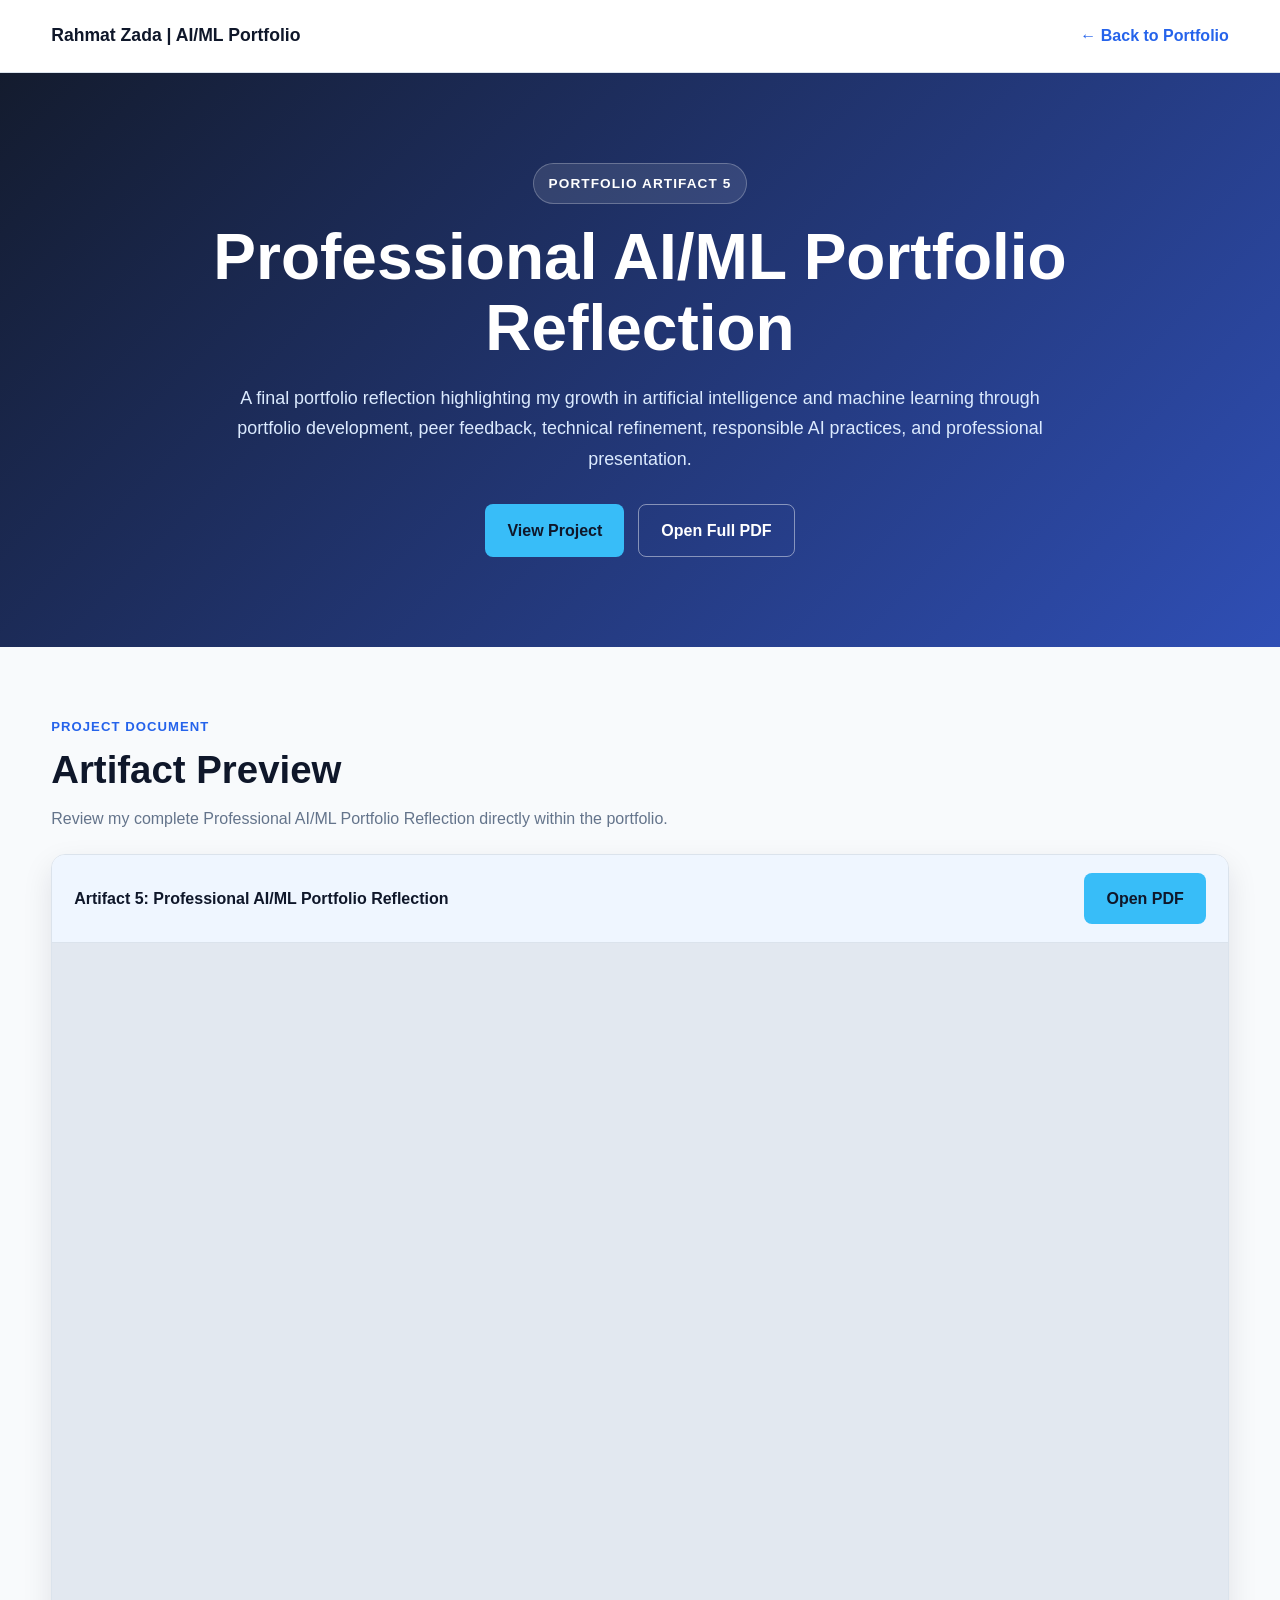
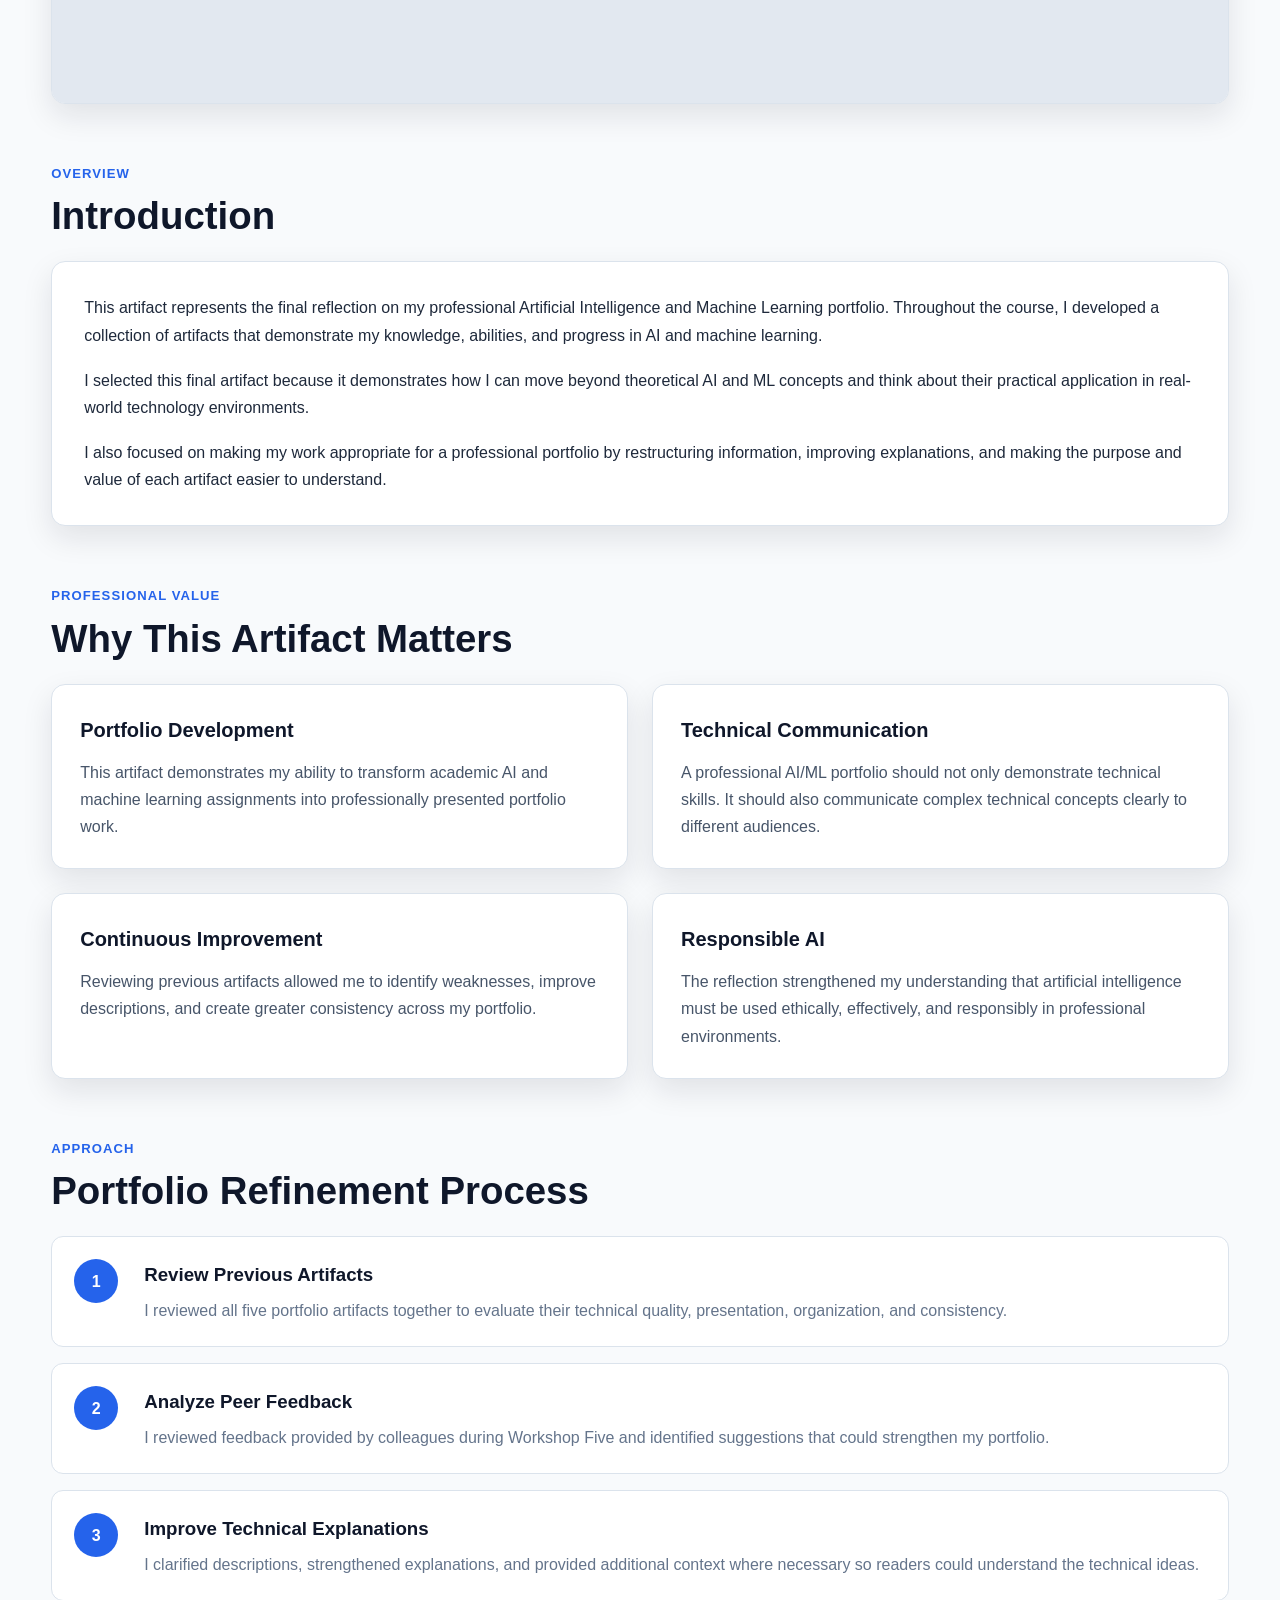
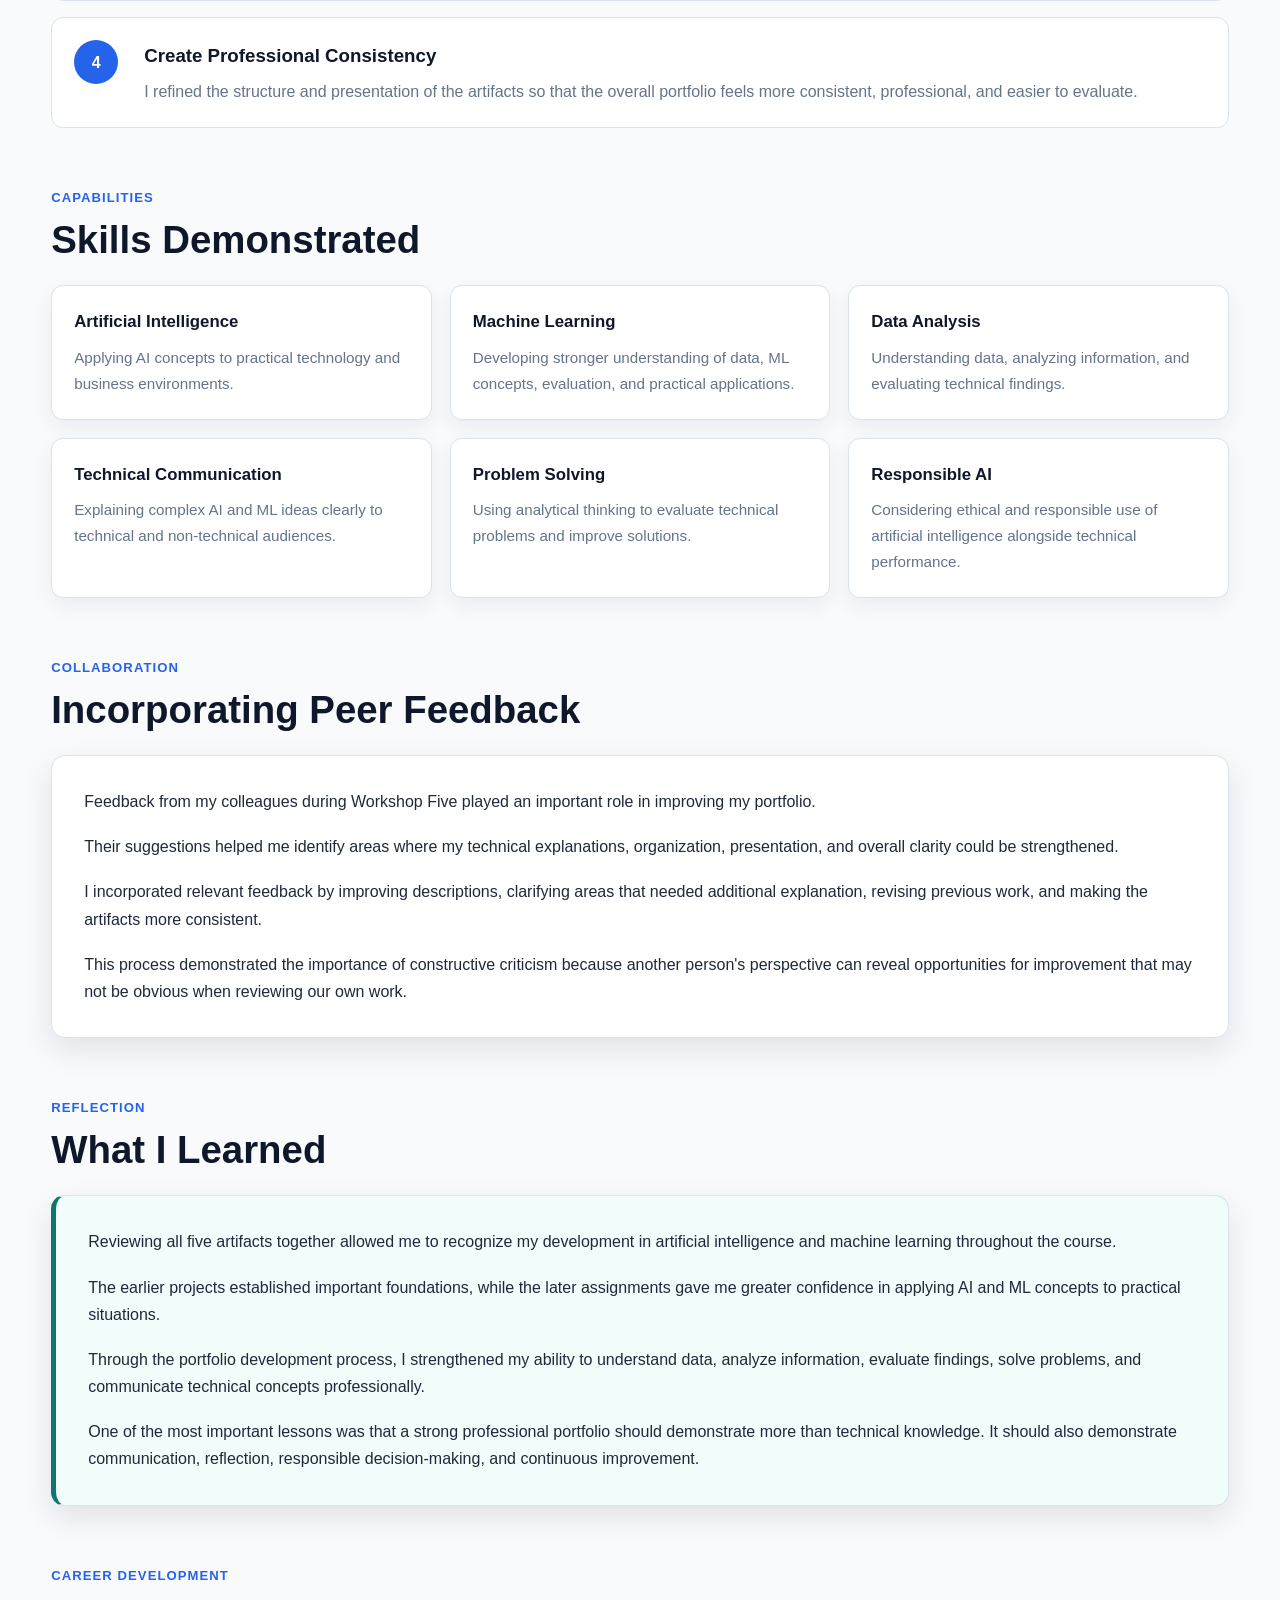
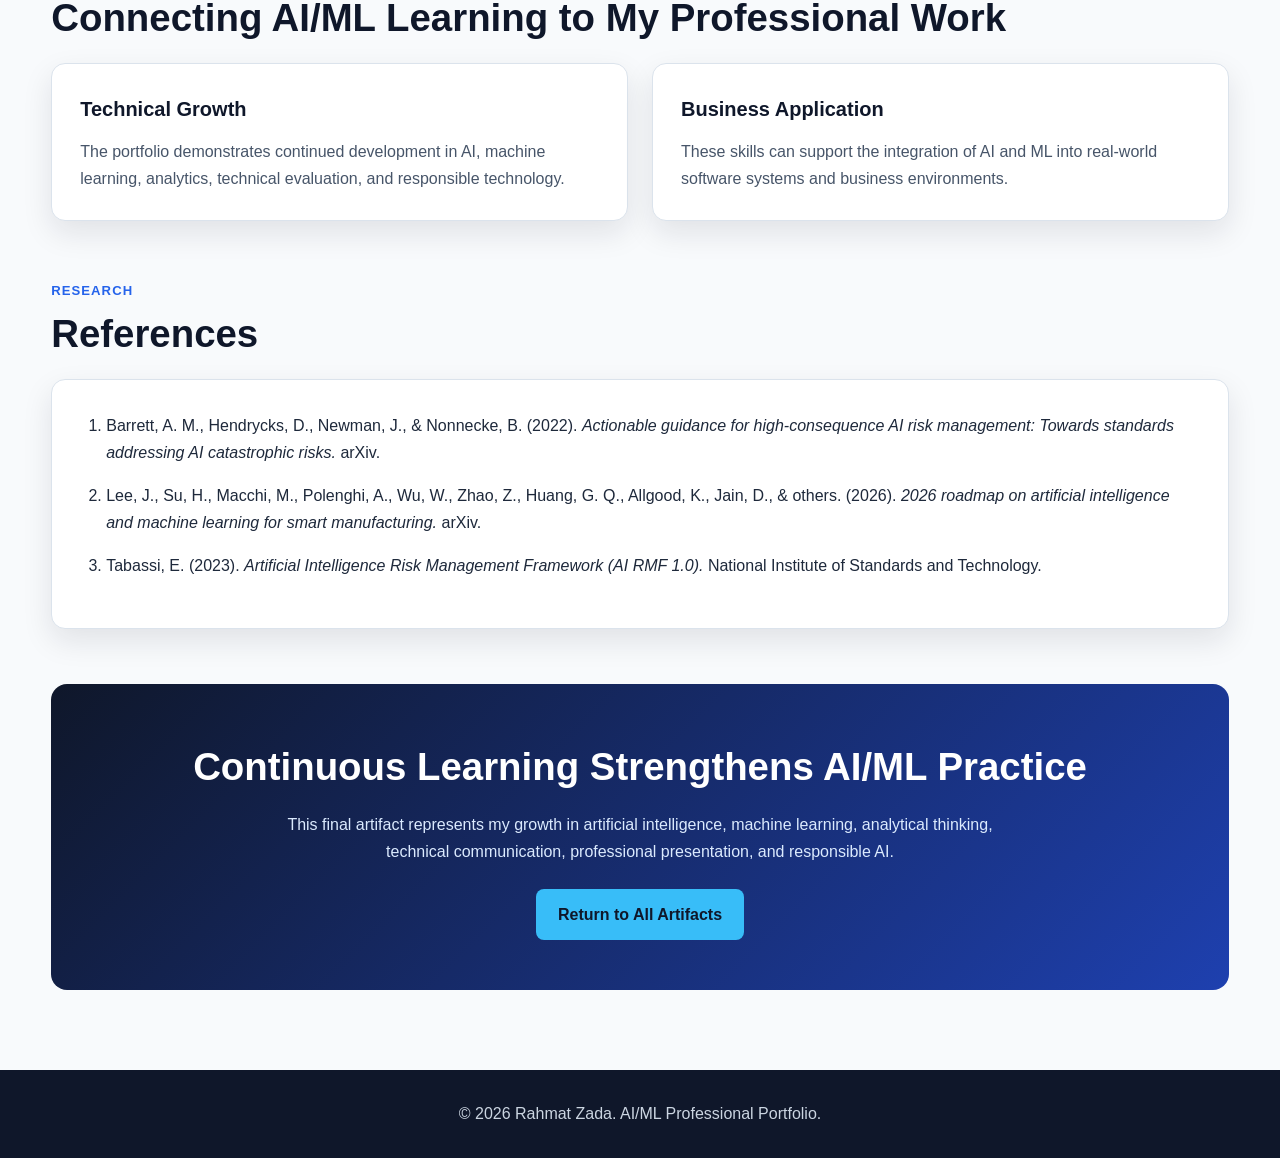
<file: artifact-pages/week-5-portfolio-reflection.html>
<!DOCTYPE html>
<html lang="en">

<head>
    <meta charset="UTF-8">

    <meta
        name="viewport"
        content="width=device-width, initial-scale=1.0"
    >

    <meta
        name="description"
        content="Portfolio Artifact 5: Professional AI/ML Portfolio Reflection by Rahmat Zada."
    >

    <title>
        Artifact 5 | Professional AI/ML Portfolio Reflection
    </title>

    <style>
        :root {
            --primary: #0f172a;
            --secondary: #2563eb;
            --accent: #38bdf8;
            --light: #f8fafc;
            --muted: #64748b;
            --border: #dbe3ec;
            --white: #ffffff;
            --success: #0f766e;
            --shadow: 0 12px 30px rgba(15, 23, 42, 0.10);
        }

        * {
            box-sizing: border-box;
            margin: 0;
            padding: 0;
        }

        html {
            scroll-behavior: smooth;
        }

        body {
            font-family: Arial, Helvetica, sans-serif;
            background: var(--light);
            color: #1e293b;
            line-height: 1.7;
        }

        a {
            color: inherit;
        }

        .top-bar {
            background: var(--white);
            border-bottom: 1px solid var(--border);
            position: sticky;
            top: 0;
            z-index: 1000;
        }

        .nav-container {
            width: min(1180px, 92%);
            margin: 0 auto;
            min-height: 72px;
            display: flex;
            align-items: center;
            justify-content: space-between;
            gap: 20px;
        }

        .brand {
            font-size: 1.1rem;
            font-weight: 700;
            color: var(--primary);
            text-decoration: none;
        }

        .back-link {
            display: inline-flex;
            align-items: center;
            gap: 8px;
            color: var(--secondary);
            font-weight: 700;
            text-decoration: none;
        }

        .back-link:hover {
            text-decoration: underline;
        }

        .hero {
            background:
                linear-gradient(
                    135deg,
                    rgba(15, 23, 42, 0.98),
                    rgba(30, 64, 175, 0.92)
                );

            color: var(--white);
            padding: 90px 20px;
        }

        .hero-content {
            width: min(1000px, 92%);
            margin: 0 auto;
            text-align: center;
        }

        .eyebrow {
            display: inline-block;
            margin-bottom: 18px;
            padding: 8px 15px;
            border: 1px solid rgba(255, 255, 255, 0.25);
            border-radius: 999px;
            background: rgba(255, 255, 255, 0.10);
            font-size: 0.85rem;
            font-weight: 700;
            letter-spacing: 0.08em;
            text-transform: uppercase;
        }

        .hero h1 {
            font-size: clamp(2.2rem, 5vw, 4rem);
            line-height: 1.1;
            margin-bottom: 20px;
        }

        .hero p {
            max-width: 820px;
            margin: 0 auto 30px;
            color: #dbeafe;
            font-size: 1.12rem;
        }

        .hero-buttons {
            display: flex;
            justify-content: center;
            flex-wrap: wrap;
            gap: 14px;
        }

        .button {
            display: inline-flex;
            align-items: center;
            justify-content: center;
            min-height: 48px;
            padding: 12px 22px;
            border-radius: 8px;
            font-weight: 700;
            text-decoration: none;
            transition:
                transform 0.2s ease,
                background-color 0.2s ease;
        }

        .button:hover {
            transform: translateY(-2px);
        }

        .button-primary {
            background: var(--accent);
            color: var(--primary);
        }

        .button-primary:hover {
            background: #7dd3fc;
        }

        .button-secondary {
            border: 1px solid rgba(255, 255, 255, 0.45);
            color: var(--white);
            background: transparent;
        }

        .button-secondary:hover {
            background: rgba(255, 255, 255, 0.10);
        }

        main {
            width: min(1180px, 92%);
            margin: 0 auto;
            padding: 65px 0 80px;
        }

        .section {
            margin-bottom: 55px;
        }

        .section-heading {
            margin-bottom: 22px;
        }

        .section-heading span {
            color: var(--secondary);
            font-size: 0.82rem;
            font-weight: 800;
            letter-spacing: 0.08em;
            text-transform: uppercase;
        }

        .section-heading h2 {
            margin-top: 7px;
            color: var(--primary);
            font-size: clamp(1.7rem, 3vw, 2.4rem);
            line-height: 1.2;
        }

        .section-heading p {
            max-width: 760px;
            margin-top: 12px;
            color: var(--muted);
        }

        .pdf-wrapper {
            overflow: hidden;
            background: var(--white);
            border: 1px solid var(--border);
            border-radius: 14px;
            box-shadow: var(--shadow);
        }

        .pdf-header {
            display: flex;
            align-items: center;
            justify-content: space-between;
            gap: 20px;
            padding: 18px 22px;
            background: #eff6ff;
            border-bottom: 1px solid var(--border);
        }

        .pdf-header h3 {
            color: var(--primary);
            font-size: 1rem;
        }

        .pdf-frame {
            display: block;
            width: 100%;
            height: 760px;
            border: 0;
            background: #e2e8f0;
        }

        .content-card {
            background: var(--white);
            border: 1px solid var(--border);
            border-radius: 14px;
            padding: 32px;
            box-shadow: var(--shadow);
        }

        .content-card p + p {
            margin-top: 18px;
        }

        .grid {
            display: grid;
            grid-template-columns: repeat(2, minmax(0, 1fr));
            gap: 24px;
        }

        .info-card {
            background: var(--white);
            border: 1px solid var(--border);
            border-radius: 14px;
            padding: 28px;
            box-shadow: var(--shadow);
        }

        .info-card h3 {
            color: var(--primary);
            margin-bottom: 12px;
            font-size: 1.25rem;
        }

        .info-card p {
            color: #475569;
        }

        .skills-grid {
            display: grid;
            grid-template-columns: repeat(3, minmax(0, 1fr));
            gap: 18px;
        }

        .skill {
            background: var(--white);
            border: 1px solid var(--border);
            border-radius: 12px;
            padding: 22px;
            box-shadow: 0 8px 20px rgba(15, 23, 42, 0.06);
        }

        .skill h3 {
            color: var(--primary);
            font-size: 1.05rem;
            margin-bottom: 8px;
        }

        .skill p {
            color: var(--muted);
            font-size: 0.95rem;
        }

        .highlight {
            border-left: 5px solid var(--success);
            background: #f0fdfa;
        }

        .process-list {
            display: grid;
            gap: 16px;
        }

        .process-item {
            display: grid;
            grid-template-columns: 52px 1fr;
            gap: 18px;
            align-items: start;
            background: var(--white);
            border: 1px solid var(--border);
            border-radius: 12px;
            padding: 22px;
        }

        .process-number {
            width: 44px;
            height: 44px;
            display: grid;
            place-items: center;
            border-radius: 50%;
            background: var(--secondary);
            color: var(--white);
            font-weight: 800;
        }

        .process-item h3 {
            color: var(--primary);
            margin-bottom: 6px;
        }

        .process-item p {
            color: var(--muted);
        }

        .reference-list {
            padding-left: 22px;
        }

        .reference-list li {
            margin-bottom: 16px;
        }

        .closing {
            text-align: center;
            padding: 50px 30px;
            color: var(--white);

            background:
                linear-gradient(
                    135deg,
                    #0f172a,
                    #1e40af
                );

            border-radius: 16px;
        }

        .closing h2 {
            margin-bottom: 12px;
            font-size: clamp(1.8rem, 3vw, 2.6rem);
        }

        .closing p {
            max-width: 760px;
            margin: 0 auto 24px;
            color: #dbeafe;
        }

        footer {
            background: var(--primary);
            color: #cbd5e1;
            text-align: center;
            padding: 30px 20px;
        }

        @media (max-width: 850px) {

            .grid,
            .skills-grid {
                grid-template-columns: 1fr;
            }

            .pdf-frame {
                height: 620px;
            }
        }

        @media (max-width: 600px) {

            .nav-container {
                min-height: 64px;
            }

            .brand {
                font-size: 0.95rem;
            }

            .hero {
                padding: 70px 18px;
            }

            main {
                padding-top: 45px;
            }

            .content-card,
            .info-card {
                padding: 24px;
            }

            .pdf-header {
                align-items: flex-start;
                flex-direction: column;
            }

            .pdf-frame {
                height: 500px;
            }

            .process-item {
                grid-template-columns: 1fr;
            }
        }
    </style>

</head>


<body>

    <!-- HEADER -->

    <header class="top-bar">

        <div class="nav-container">

            <a
                class="brand"
                href="../index.html"
            >
                Rahmat Zada | AI/ML Portfolio
            </a>

            <a
                class="back-link"
                href="../index.html#artifacts"
            >
                ← Back to Portfolio
            </a>

        </div>

    </header>


    <!-- HERO -->

    <section class="hero">

        <div class="hero-content">

            <span class="eyebrow">
                Portfolio Artifact 5
            </span>

            <h1>
                Professional AI/ML Portfolio Reflection
            </h1>

            <p>
                A final portfolio reflection highlighting my growth
                in artificial intelligence and machine learning
                through portfolio development, peer feedback,
                technical refinement, responsible AI practices,
                and professional presentation.
            </p>

            <div class="hero-buttons">

                <a
                    class="button button-primary"
                    href="#preview"
                >
                    View Project
                </a>

                <a
                    class="button button-secondary"
                    href="../artifacts/Assignment%205%281%29.pdf"
                    target="_blank"
                    rel="noopener noreferrer"
                >
                    Open Full PDF
                </a>

            </div>

        </div>

    </section>


    <main>


        <!-- PDF PREVIEW -->

        <section
            class="section"
            id="preview"
        >

            <div class="section-heading">

                <span>
                    Project Document
                </span>

                <h2>
                    Artifact Preview
                </h2>

                <p>
                    Review my complete Professional AI/ML Portfolio
                    Reflection directly within the portfolio.
                </p>

            </div>


            <div class="pdf-wrapper">

                <div class="pdf-header">

                    <h3>
                        Artifact 5: Professional AI/ML Portfolio Reflection
                    </h3>

                    <a
                        class="button button-primary"
                        href="../artifacts/Assignment%205%281%29.pdf"
                        target="_blank"
                        rel="noopener noreferrer"
                    >
                        Open PDF
                    </a>

                </div>


                <iframe
                    class="pdf-frame"
                    src="../artifacts/Assignment%205%281%29.pdf"
                    title="Assignment 5 Professional AI ML Portfolio Reflection PDF"
                >
                    Your browser does not support embedded PDFs.
                    Please open the PDF using the button above.
                </iframe>

            </div>

        </section>


        <!-- OVERVIEW -->

        <section class="section">

            <div class="section-heading">

                <span>
                    Overview
                </span>

                <h2>
                    Introduction
                </h2>

            </div>


            <div class="content-card">

                <p>
                    This artifact represents the final reflection
                    on my professional Artificial Intelligence and
                    Machine Learning portfolio. Throughout the
                    course, I developed a collection of artifacts
                    that demonstrate my knowledge, abilities, and
                    progress in AI and machine learning.
                </p>

                <p>
                    I selected this final artifact because it
                    demonstrates how I can move beyond theoretical
                    AI and ML concepts and think about their
                    practical application in real-world technology
                    environments.
                </p>

                <p>
                    I also focused on making my work appropriate
                    for a professional portfolio by restructuring
                    information, improving explanations, and making
                    the purpose and value of each artifact easier
                    to understand.
                </p>

            </div>

        </section>


        <!-- PROFESSIONAL VALUE -->

        <section class="section">

            <div class="section-heading">

                <span>
                    Professional Value
                </span>

                <h2>
                    Why This Artifact Matters
                </h2>

            </div>


            <div class="grid">

                <article class="info-card">

                    <h3>
                        Portfolio Development
                    </h3>

                    <p>
                        This artifact demonstrates my ability to
                        transform academic AI and machine learning
                        assignments into professionally presented
                        portfolio work.
                    </p>

                </article>


                <article class="info-card">

                    <h3>
                        Technical Communication
                    </h3>

                    <p>
                        A professional AI/ML portfolio should not
                        only demonstrate technical skills. It
                        should also communicate complex technical
                        concepts clearly to different audiences.
                    </p>

                </article>


                <article class="info-card">

                    <h3>
                        Continuous Improvement
                    </h3>

                    <p>
                        Reviewing previous artifacts allowed me to
                        identify weaknesses, improve descriptions,
                        and create greater consistency across my
                        portfolio.
                    </p>

                </article>


                <article class="info-card">

                    <h3>
                        Responsible AI
                    </h3>

                    <p>
                        The reflection strengthened my understanding
                        that artificial intelligence must be used
                        ethically, effectively, and responsibly in
                        professional environments.
                    </p>

                </article>

            </div>

        </section>


        <!-- PROCESS -->

        <section class="section">

            <div class="section-heading">

                <span>
                    Approach
                </span>

                <h2>
                    Portfolio Refinement Process
                </h2>

            </div>


            <div class="process-list">

                <article class="process-item">

                    <div class="process-number">
                        1
                    </div>

                    <div>

                        <h3>
                            Review Previous Artifacts
                        </h3>

                        <p>
                            I reviewed all five portfolio artifacts
                            together to evaluate their technical
                            quality, presentation, organization,
                            and consistency.
                        </p>

                    </div>

                </article>


                <article class="process-item">

                    <div class="process-number">
                        2
                    </div>

                    <div>

                        <h3>
                            Analyze Peer Feedback
                        </h3>

                        <p>
                            I reviewed feedback provided by
                            colleagues during Workshop Five and
                            identified suggestions that could
                            strengthen my portfolio.
                        </p>

                    </div>

                </article>


                <article class="process-item">

                    <div class="process-number">
                        3
                    </div>

                    <div>

                        <h3>
                            Improve Technical Explanations
                        </h3>

                        <p>
                            I clarified descriptions, strengthened
                            explanations, and provided additional
                            context where necessary so readers
                            could understand the technical ideas.
                        </p>

                    </div>

                </article>


                <article class="process-item">

                    <div class="process-number">
                        4
                    </div>

                    <div>

                        <h3>
                            Create Professional Consistency
                        </h3>

                        <p>
                            I refined the structure and presentation
                            of the artifacts so that the overall
                            portfolio feels more consistent,
                            professional, and easier to evaluate.
                        </p>

                    </div>

                </article>

            </div>

        </section>


        <!-- SKILLS -->

        <section class="section">

            <div class="section-heading">

                <span>
                    Capabilities
                </span>

                <h2>
                    Skills Demonstrated
                </h2>

            </div>


            <div class="skills-grid">

                <article class="skill">

                    <h3>
                        Artificial Intelligence
                    </h3>

                    <p>
                        Applying AI concepts to practical
                        technology and business environments.
                    </p>

                </article>


                <article class="skill">

                    <h3>
                        Machine Learning
                    </h3>

                    <p>
                        Developing stronger understanding of data,
                        ML concepts, evaluation, and practical
                        applications.
                    </p>

                </article>


                <article class="skill">

                    <h3>
                        Data Analysis
                    </h3>

                    <p>
                        Understanding data, analyzing information,
                        and evaluating technical findings.
                    </p>

                </article>


                <article class="skill">

                    <h3>
                        Technical Communication
                    </h3>

                    <p>
                        Explaining complex AI and ML ideas clearly
                        to technical and non-technical audiences.
                    </p>

                </article>


                <article class="skill">

                    <h3>
                        Problem Solving
                    </h3>

                    <p>
                        Using analytical thinking to evaluate
                        technical problems and improve solutions.
                    </p>

                </article>


                <article class="skill">

                    <h3>
                        Responsible AI
                    </h3>

                    <p>
                        Considering ethical and responsible use of
                        artificial intelligence alongside
                        technical performance.
                    </p>

                </article>

            </div>

        </section>


        <!-- PEER FEEDBACK -->

        <section class="section">

            <div class="section-heading">

                <span>
                    Collaboration
                </span>

                <h2>
                    Incorporating Peer Feedback
                </h2>

            </div>


            <div class="content-card">

                <p>
                    Feedback from my colleagues during Workshop
                    Five played an important role in improving my
                    portfolio.
                </p>

                <p>
                    Their suggestions helped me identify areas
                    where my technical explanations,
                    organization, presentation, and overall
                    clarity could be strengthened.
                </p>

                <p>
                    I incorporated relevant feedback by improving
                    descriptions, clarifying areas that needed
                    additional explanation, revising previous work,
                    and making the artifacts more consistent.
                </p>

                <p>
                    This process demonstrated the importance of
                    constructive criticism because another
                    person's perspective can reveal opportunities
                    for improvement that may not be obvious when
                    reviewing our own work.
                </p>

            </div>

        </section>


        <!-- REFLECTION -->

        <section class="section">

            <div class="section-heading">

                <span>
                    Reflection
                </span>

                <h2>
                    What I Learned
                </h2>

            </div>


            <div class="content-card highlight">

                <p>
                    Reviewing all five artifacts together allowed
                    me to recognize my development in artificial
                    intelligence and machine learning throughout
                    the course.
                </p>

                <p>
                    The earlier projects established important
                    foundations, while the later assignments gave
                    me greater confidence in applying AI and ML
                    concepts to practical situations.
                </p>

                <p>
                    Through the portfolio development process, I
                    strengthened my ability to understand data,
                    analyze information, evaluate findings, solve
                    problems, and communicate technical concepts
                    professionally.
                </p>

                <p>
                    One of the most important lessons was that a
                    strong professional portfolio should
                    demonstrate more than technical knowledge. It
                    should also demonstrate communication,
                    reflection, responsible decision-making, and
                    continuous improvement.
                </p>

            </div>

        </section>


        <!-- CAREER VALUE -->

        <section class="section">

            <div class="section-heading">

                <span>
                    Career Development
                </span>

                <h2>
                    Connecting AI/ML Learning to My Professional Work
                </h2>

            </div>


            <div class="grid">

                <article class="info-card">

                    <h3>
                        Technical Growth
                    </h3>

                    <p>
                        The portfolio demonstrates continued
                        development in AI, machine learning,
                        analytics, technical evaluation, and
                        responsible technology.
                    </p>

                </article>


                <article class="info-card">

                    <h3>
                        Business Application
                    </h3>

                    <p>
                        These skills can support the integration of
                        AI and ML into real-world software systems
                        and business environments.
                    </p>

                </article>

            </div>

        </section>


        <!-- REFERENCES -->

        <section class="section">

            <div class="section-heading">

                <span>
                    Research
                </span>

                <h2>
                    References
                </h2>

            </div>


            <div class="content-card">

                <ol class="reference-list">

                    <li>
                        Barrett, A. M., Hendrycks, D.,
                        Newman, J., &amp; Nonnecke, B. (2022).
                        <em>
                            Actionable guidance for
                            high-consequence AI risk management:
                            Towards standards addressing AI
                            catastrophic risks.
                        </em>
                        arXiv.
                    </li>


                    <li>
                        Lee, J., Su, H., Macchi, M.,
                        Polenghi, A., Wu, W., Zhao, Z.,
                        Huang, G. Q., Allgood, K., Jain, D.,
                        &amp; others. (2026).
                        <em>
                            2026 roadmap on artificial
                            intelligence and machine learning
                            for smart manufacturing.
                        </em>
                        arXiv.
                    </li>


                    <li>
                        Tabassi, E. (2023).
                        <em>
                            Artificial Intelligence Risk
                            Management Framework (AI RMF 1.0).
                        </em>
                        National Institute of Standards and
                        Technology.
                    </li>

                </ol>

            </div>

        </section>


        <!-- CLOSING -->

        <section class="closing">

            <h2>
                Continuous Learning Strengthens AI/ML Practice
            </h2>

            <p>
                This final artifact represents my growth in
                artificial intelligence, machine learning,
                analytical thinking, technical communication,
                professional presentation, and responsible AI.
            </p>

            <a
                class="button button-primary"
                href="../index.html#artifacts"
            >
                Return to All Artifacts
            </a>

        </section>

    </main>


    <!-- FOOTER -->

    <footer>

        <p>
            © 2026 Rahmat Zada. AI/ML Professional Portfolio.
        </p>

    </footer>

</body>

</html>
</file>
<file: style.css>
:root {
  --background: #070c1c;
  --background-soft: #0c1425;
  --card: #172131;
  --card-hover: #1d293b;
  --border: #344158;
  --primary: #8b5cf6;
  --secondary: #3b97f3;
  --text: #f8fafc;
  --muted: #bcc7d8;
  --soft-text: #7f8ca1;
  --shadow: 0 22px 50px rgba(0, 0, 0, 0.28);
}

* {
  box-sizing: border-box;
  scroll-behavior: smooth;
}

html {
  scroll-padding-top: 130px;
}

body {
  margin: 0;
  color: var(--text);
  background:
    radial-gradient(
      circle at top right,
      rgba(59, 151, 243, 0.09),
      transparent 30%
    ),
    radial-gradient(
      circle at top left,
      rgba(139, 92, 246, 0.08),
      transparent 30%
    ),
    var(--background);
  font-family:
    Inter, system-ui, -apple-system, BlinkMacSystemFont,
    "Segoe UI", sans-serif;
  line-height: 1.7;
}

a {
  color: inherit;
  text-decoration: none;
}

.container,
.header-container {
  width: min(1200px, 88%);
  margin: auto;
}

.site-header {
  position: sticky;
  top: 0;
  z-index: 1000;
  padding: 19px 0 12px;
  background: rgba(7, 12, 28, 0.9);
  border-bottom: 1px solid rgba(255, 255, 255, 0.05);
  backdrop-filter: blur(18px);
}

.header-container {
  text-align: center;
}

.name-logo {
  display: inline-block;
  margin-bottom: 8px;
  font-size: clamp(1.5rem, 4vw, 2.2rem);
  font-weight: 900;
  letter-spacing: 7px;
  background: linear-gradient(90deg, #a277ff, #3da5f5);
  -webkit-background-clip: text;
  color: transparent;
}

.navigation {
  display: flex;
  justify-content: center;
  gap: 6px;
  width: fit-content;
  margin: auto;
  padding: 7px 10px;
  border-radius: 999px;
  background: rgba(23, 33, 49, 0.96);
  box-shadow: var(--shadow);
}

.navigation a {
  padding: 7px 13px;
  border-radius: 999px;
  color: #dce5f2;
  font-weight: 750;
  transition: 0.25s ease;
}

.navigation a:hover,
.navigation a.active {
  color: white;
  background: linear-gradient(
    135deg,
    var(--primary),
    var(--secondary)
  );
}

.menu-button {
  display: none;
  margin: auto;
  border: 0;
  color: white;
  background: transparent;
  font-size: 1.6rem;
  cursor: pointer;
}

.section {
  padding: 68px 0;
}

.hero {
  padding-top: 90px;
}

.hero h1 {
  max-width: 1150px;
  margin: 0;
  font-size: clamp(3rem, 7vw, 6.3rem);
  line-height: 1.04;
  letter-spacing: -4px;
}

.hero h1 span {
  display: block;
}

.muted-heading {
  color: #6e7584;
}

.hero-description {
  max-width: 1100px;
  margin-top: 28px;
  color: #dce4f0;
  font-size: clamp(1.05rem, 2vw, 1.22rem);
}

.hero-description p {
  margin: 0 0 18px;
}

.section-label {
  margin: 0 0 14px;
  color: var(--primary);
  font-size: 0.82rem;
  font-weight: 900;
  letter-spacing: 4px;
  text-transform: uppercase;
}

.section-title {
  max-width: 920px;
  margin: 0 0 30px;
  font-size: clamp(2rem, 4vw, 3.15rem);
  line-height: 1.22;
}

.section-description {
  max-width: 850px;
  margin: -12px 0 32px;
  color: var(--muted);
  font-size: 1.08rem;
}

.button-group {
  display: flex;
  flex-wrap: wrap;
  gap: 14px;
  margin-top: 30px;
}

.button {
  display: inline-flex;
  align-items: center;
  justify-content: center;
  min-height: 53px;
  padding: 0 24px;
  border: 1px solid var(--border);
  border-radius: 999px;
  font-weight: 800;
  transition: 0.25s ease;
}

.button:hover {
  transform: translateY(-3px);
  box-shadow: var(--shadow);
}

.primary-button {
  border: 0;
  background: linear-gradient(
    135deg,
    var(--primary),
    var(--secondary)
  );
}

.secondary-button {
  background: var(--card-hover);
}

.card {
  border: 1px solid var(--border);
  border-radius: 25px;
  background:
    linear-gradient(
      145deg,
      rgba(255, 255, 255, 0.018),
      rgba(255, 255, 255, 0)
    ),
    var(--card);
  box-shadow: var(--shadow);
}

.snapshot-section {
  padding-top: 20px;
}

.snapshot-card,
.content-card {
  padding: 32px 36px;
}

.snapshot-card h2 {
  margin: 0 0 18px;
  font-size: 1.7rem;
}

.snapshot-card ul {
  margin: 0;
  padding-left: 24px;
  color: #dce5f2;
  font-size: 1.06rem;
}

.snapshot-card li {
  margin-bottom: 8px;
}

.content-card {
  color: #e2e9f3;
  font-size: 1.06rem;
}

.content-card p:first-child {
  margin-top: 0;
}

.content-card p:last-child {
  margin-bottom: 0;
}

.card-grid,
.artifact-grid,
.certification-grid {
  display: grid;
  grid-template-columns: repeat(3, 1fr);
  gap: 21px;
}

.skill-card,
.artifact-card,
.certification-card {
  padding: 26px;
  transition: 0.25s ease;
}

.skill-card:hover,
.artifact-card:hover,
.certification-card:hover {
  transform: translateY(-6px);
  border-color: var(--secondary);
  background: var(--card-hover);
}

.card-number {
  display: block;
  margin-bottom: 17px;
  color: var(--secondary);
  font-size: 0.84rem;
  font-weight: 900;
  letter-spacing: 2px;
}

.skill-card h3,
.artifact-card h3,
.certification-card h3 {
  margin: 0 0 12px;
  font-size: 1.3rem;
}

.skill-card p,
.artifact-card p {
  margin: 0;
  color: var(--muted);
}

.experience-list {
  display: grid;
  gap: 22px;
}

.experience-card {
  padding: 30px 32px;
}

.experience-heading {
  display: flex;
  justify-content: space-between;
  gap: 20px;
  flex-wrap: wrap;
}

.experience-heading h3 {
  margin: 0;
  font-size: 1.45rem;
}

.company {
  margin: 4px 0 0;
  color: var(--secondary);
  font-weight: 800;
}

.date {
  margin: 0;
  color: var(--muted);
  font-weight: 750;
}

.experience-card ul {
  margin-bottom: 0;
  padding-left: 21px;
  color: var(--muted);
}

.experience-card li {
  margin-bottom: 8px;
}

.artifact-grid {
  grid-template-columns: repeat(2, 1fr);
}

.artifact-card {
  display: flex;
  flex-direction: column;
  min-height: 310px;
}

.artifact-category {
  width: fit-content;
  margin-bottom: 18px;
  padding: 6px 11px;
  border: 1px solid rgba(139, 92, 246, 0.48);
  border-radius: 999px;
  color: #c8b4ff;
  background: rgba(139, 92, 246, 0.1);
  font-size: 0.77rem;
  font-weight: 850;
  letter-spacing: 1px;
  text-transform: uppercase;
}

.artifact-card p {
  flex-grow: 1;
}

.artifact-link,
.inactive-link {
  display: inline-block;
  width: fit-content;
  margin-top: 22px;
  font-weight: 850;
}

.artifact-link {
  color: #83c1ff;
}

.artifact-link:hover {
  color: white;
}

.inactive-link {
  color: var(--soft-text);
}

.education-grid {
  display: grid;
  grid-template-columns: 1fr 1fr;
  gap: 21px;
}

.education-card {
  padding: 28px;
}

.education-card h3 {
  margin: 0 0 9px;
}

.education-card p {
  margin: 4px 0;
  color: var(--muted);
}

.contact-card {
  display: grid;
  grid-template-columns: 1.45fr 0.55fr;
  gap: 35px;
  align-items: center;
  padding: 42px;
}

.contact-card h2 {
  margin: 0 0 12px;
  font-size: clamp(2rem, 4vw, 3rem);
}

.contact-card > div > p:last-child {
  color: var(--muted);
}

.contact-buttons {
  display: grid;
  gap: 12px;
}

footer {
  margin-top: 30px;
  padding: 30px 0;
  border-top: 1px solid rgba(255, 255, 255, 0.09);
  color: var(--soft-text);
  text-align: center;
}

@media (max-width: 900px) {
  .card-grid,
  .certification-grid {
    grid-template-columns: repeat(2, 1fr);
  }

  .contact-card {
    grid-template-columns: 1fr;
  }

  .hero h1 {
    letter-spacing: -2px;
  }
}

@media (max-width: 720px) {
  html {
    scroll-padding-top: 30px;
  }

  .site-header {
    position: relative;
  }

  .menu-button {
    display: block;
  }

  .navigation {
    display: none;
    width: 100%;
    margin-top: 12px;
    padding: 15px;
    border-radius: 18px;
    flex-direction: column;
  }

  .navigation.open {
    display: flex;
  }

  .navigation a {
    width: 100%;
  }

  .hero {
    padding-top: 50px;
  }

  .hero h1 {
    font-size: 3rem;
    letter-spacing: -1px;
  }

  .artifact-grid,
  .education-grid {
    grid-template-columns: 1fr;
  }
}

@media (max-width: 550px) {
  .container,
  .header-container {
    width: 92%;
  }

  .card-grid,
  .certification-grid {
    grid-template-columns: 1fr;
  }

  .snapshot-card,
  .content-card,
  .experience-card,
  .contact-card {
    padding: 25px;
  }

  .name-logo {
    font-size: 1.35rem;
    letter-spacing: 4px;
  }
}
</file>
